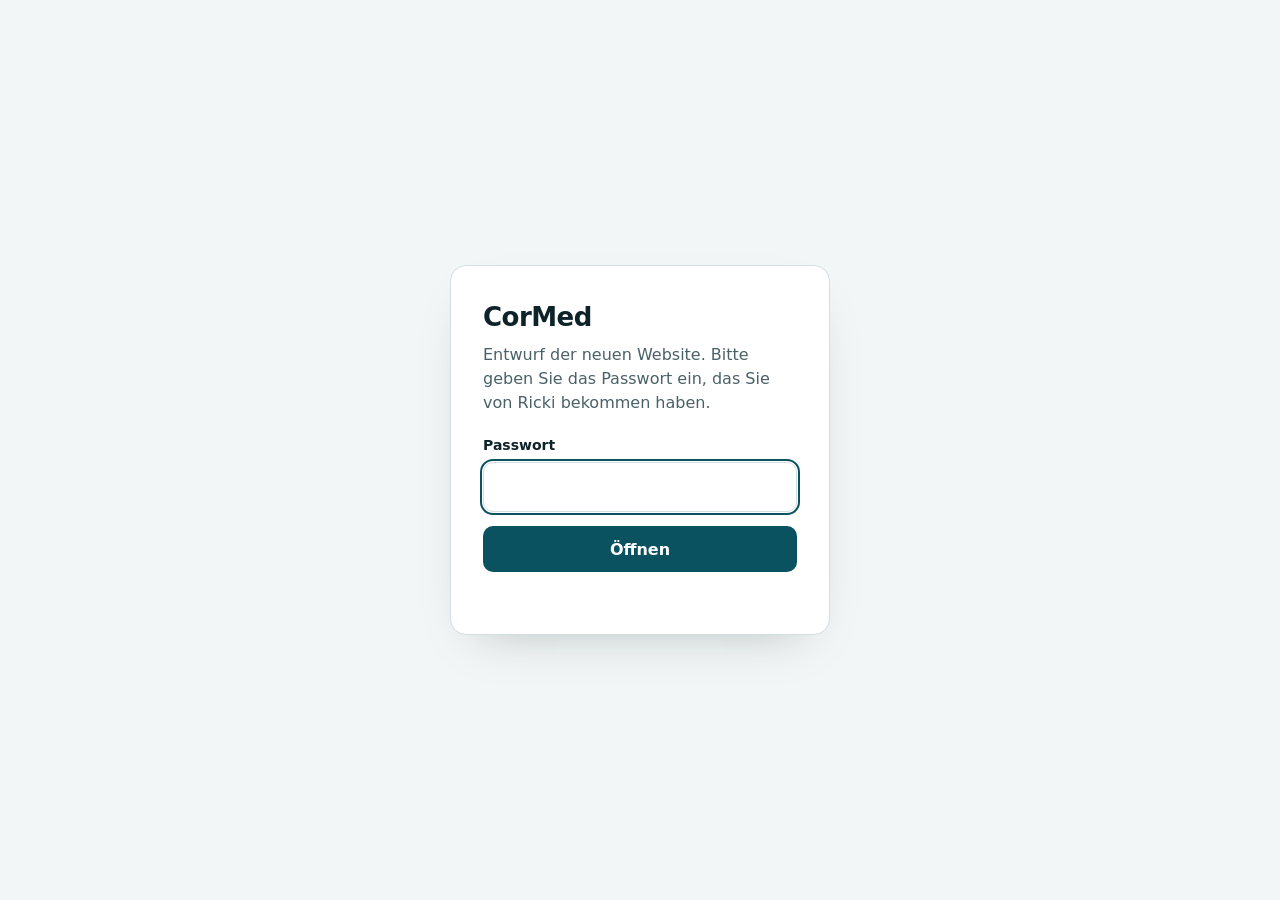
<file: index.html>
<!doctype html>
<html lang="de"><head><meta charset="utf-8"><meta name="viewport" content="width=device-width, initial-scale=1">
<meta name="robots" content="noindex, nofollow"><title>CorMed Entwurf</title>
<style>
:root{--bg:#f3f6f7;--ink:#0d2329;--mute:#4a6168;--line:#d3dee1;--acc:#0a5260}
*{box-sizing:border-box}body{margin:0;min-height:100vh;display:grid;place-items:center;background:var(--bg);color:var(--ink);font:16px/1.5 system-ui,-apple-system,"Segoe UI",sans-serif;padding:16px}
form{width:100%;max-width:380px;background:#fff;border:1px solid var(--line);border-radius:16px;padding:32px;box-shadow:0 20px 50px -30px rgba(13,35,41,.35)}
b{display:block;font-size:26px;letter-spacing:-.02em;margin-bottom:6px}p{margin:0 0 20px;color:var(--mute)}
label{display:block;font-weight:600;font-size:14px;margin-bottom:6px}
input{width:100%;font:inherit;padding:12px 14px;border:1px solid var(--line);border-radius:10px;min-height:46px}
input:focus{outline:2px solid var(--acc);outline-offset:1px}
button{margin-top:14px;width:100%;min-height:46px;border:0;border-radius:10px;background:var(--acc);color:#fff;font:600 16px system-ui,sans-serif;cursor:pointer}
button:disabled{opacity:.6}.err{color:#b4261e;font-size:14px;margin-top:10px;min-height:20px}
</style></head><body>
<form id="f"><b>CorMed</b><p>Entwurf der neuen Website. Bitte geben Sie das Passwort ein, das Sie von Ricki bekommen haben.</p>
<label for="pw">Passwort</label><input id="pw" type="password" autocomplete="current-password" required autofocus>
<button id="b" type="submit">Öffnen</button><div class="err" id="e" role="alert"></div></form>
<script>
const D={"salt": "4f39e29a0781ee3df0f3b3785883be13", "iter": 600000, "iv": "894ce5e1a9fafa13c5288084beb1a867", "mac": "50a6cd3280700d07014a2aee0050a7b3f6c827653b97df9f0098e24e0585f14f", "ct": "[base64]/AMst2uwz93xhi3fm+tDHw2GxWKROZjzpmzcSIjcxa7nFsRfvg/Cv9kW8+2kXX+bB4TLlFvSh0L0hBzYzI0kwMe/50VNu0SEhKEA5FtW9+eORV9xZW9Q2+DGWRNYCq+ASGFfZ/[base64]/zOyW/Bz+4wSqjhgltICidNMWPeZ7rkkB6vgWgWb9CcLBX/Clly/UtSiuH9KJ3ICsEIoq/HUYgrs9WQIDoHCLlu/HA6ZQlNfDoO7MaGXUIPvVBhqK9brOMYKxlzApEu969hincAidGbltltMeuEO3JwTqd5jFURCfs8sHYlaWT0ACC+MlqPPUI74jeQ2xH+KPiIOFbFVoSD9+1vw3CFmWvg/QiVoWFWhqLaaar8IAc2tMGQBko2X27IKd+djY0S2AugjwX44dt3h4qjleQDfWSNJJsB8+148ONVzIn82WMoMVaqFglSmsjmDoPujl++4syuByyn4aCytcNNhpWV/q1yTntDTedlWFi09QVxBTrxdyWU8T3R8MbufdfoeAOTkj7dCHEO7Q2LwYpIIZ/JxrYMLlEGqAEXyxU1sx7JgMue0U/wnQrdXeNaSXFAZbrFgb6uShyzLMSn9TJONpTm8PNnho3j8H7pFigMX9wZTb0a9euTA5H2ZshVdw+ANdiBK1N77ecvbgcKZkO12giKp2cvIwmMK09eIOT/1VytddXe8SFJFzQlfnuWnwGeQRQOu9Ck2zAyoOYNJt0zBZSrPhX6MK9EnQ4ptIPmOj5H+kuskmbj6Stxj5vivkYeBlyLQa/zVa63pyQVQ45mU5rlzznbbLgokKQEiHLXzsIry5BJ1VR4JiysdFo6eBMyJhYL5QzG8sGDzQbZPX+HnypjA7R/[base64]/iGqOBU1xIFuOWqYkFe0gdo0H+tNYIAmYExKmMPisnPUMl7GSx5e4b/WmVzXH3y/qJcpRBp5cf0BYPo9b396ftLfT4HAsF96wH9UYMOKwe2dIo7Yy8kYOkyP3u9gQtRQ0gqFoIMF0AZkI+Om0ovnCQ5waDGCEswoi3wrMWkDdz0N61kP16V4sQ9OL6Czq71OxaEXTnSf45ggSeQlIEnbJX0Ot6/32C0Zrvg2dIjO15w2W0bbazKvNEjs98MHDOxkRUycYzgUHunt5YWcayOnIC2IfxqmDI9bcQs9NmkwU/MhBXYDlM3EKduoKajEUIPrjJ5fy85JAZfzAylw4mVRuL9GZGZVOPt/idKd+AcOOqZAKmZjyL5DnLjT4J/7CNEMMX3dfvnZtbtOPV6jUMmgHetXmTo8A8auNiyA7d7F4hDCwU57GoCahpR5xTlfNFC8RX17A3UWJxSAJ54yYArWnwQ2G/PE1pPGM72xkP9UJ5rhXDSNJMdiTckqLRMFy+uQxTSQXJMvD9UsPo3TUQPl6o8KOYxgIqTjTDkzM16Ar0FYG0yX7u41xbujnimkUn3qElRLbPggtoBGOjaWhUn2nONvGutkXaww95qcBzA8kxNchFvVLy1eY++foXEIN7l3LrV0MQt2HN492+pIWAHPOm8lDBKH/LS26YX28l8ErwCtLLRhWSyFmDr6BnbCKQt8ZHMN5I/4PTiu1z3hJlUKEzzx8V1OE7igcmRM5TVhbAWqzw3bsMeJRvPBZjkluSHOOexnG4+l7Lj853Ht1jjoFnf+FVdZzTjtrCSV3T3bXZvidBa1EfYeGNBr6z81N45WzvN3DcB0r13DJjun36Xql7WOnj/HtA0C5wpRn+0yEzv+1HWbdm46yUkNDFk7INpoLV5H7notX5APY2qCmWghCOReQexZwqI101S/y5dGH1RScBG+BpdXQcNxY3d9A7wSlaKR7uclV5GzywcyIcdUI/hHIB1iFVWJUuyMKk2hdjnR/CYIlgt1LCEDnk5afGA/D1FcVEcvsMYlAVY5HTBxfpxHMpmYOlznvAxO6fRb5OXLd6rjJPeino5nPGcDDYMxo/Kyv6eGCIhn4QnQnoaiQT+VoDHZLpbww1EzHS+AxqZIqvSPB3mrkL9xAv+wMljWw/Xw+mlkdYEoz76svbI64/[base64]//79wJYiYn8W35tVQO9Q7rY17gYXKIUBIgbe5Xsxetu9gXb9SmAtf5J2o/aGUMzqkPSKWRET5tyAigfKVx4kIPEpDgXruL94QrXQchdFkadtkAUSfzeeUdlHL6kIDCT54hxDhx8fDId1iZkfQeRQTM9Fy5PLccAVfAmyUyyuqgxYd8/O7JPw5+ld+DkN2Ycwgsq73ZOxO+JvTfiAlPzEoRwKeLYTiXZ3E5TJT/[base64]/OLbBk34smEUmXlPCo0itwGJx/+AH6sPOkCg0LZ+rruP+HVd/m41kgoaSXQL51+RaAc96VthCNmbwDt54KVFsuRDnCv5t1O0dh7f60YT3Uqp5EIhkBjj3d9vQZq0Jyyoh/E6XmHw28eTuSAF3qNdDZlEQwUfEw+HYkH2eaAAPb+x4DTXwlnJqTTRm77q1mwgPvYpmykJsPGwOrqxcOZyS8Tppbzp2EnR+HDnuReBe/Yn0gSlTsohe0tookkU/pyQB9yIjpD9bg9WCYeHbePeUSBoA3pDRkaPW+gRjJ8dKt58SGUtP6MwxXw5qnL/xRdhDaqRG+U1VQrQfRXa3WJ3T6u5PA0ONTXs0YDHr0pwYSYgLSuXFNfd+cjHCkZieH/DXeXWKpknawIoAfGc3Sw3xlNETKlopnN8qGBpqGoc5eVWRZF/NMfvqIucs6XFM2qy2u8EwbJ8ZBjl+Yw7pZX23uEwAFk08XTqGA2unqDo+xbYaQmgYg+eX2VWNyBaHvOOPDBu0UfTIXIaJglFS+4rWWIHxk8SzfEYC/rrD3yi3KG+BbDyERPArxtb8/2+dL4NMzkKVwIl6X0EUdlwVD7iHVjJFsrfQkBGwgT1pIaZyj1zZOxL5PDotJag5ouEsNsyo8WGuGGxfp+5wEuda1+WYiV/TYSKc2GLHVTA/PnNIPt/4fH98fB7wWfLVZvJBxOnilBgYdv8Ssn0bD2h0ClcVSMX6s/2vAoGHOOC5F0uU2vBzrFrjy8/PiHMiQJcxo+72JtvX98x0IsZuyNp2xiVa9SVlIx6A9RRFmWijd7ky4h8rd0uC3HUr/omAZ6EojWQibxRGcIzU9KZnIq2EmWVIQFiBfdyya6+U9+xJycPf8zHTCXMUZxQoGK8Z8fKH2J3X5wRR+juxbFxrwSSR+Kj6E6qgPT4Nazb371vgEoqe6T0wof0mHG4IkG0U7abOHKczZz3fFwBgVoq4HgZNIwBljZimPxjukIdGIxON9v9BgX5ml/fyu5mXZ/4BgqG/L/ktKVuJnzbJZ1ONK2N1Z2qOajf3UREM27krTkyQgvIDXQG/4bQdazUUTpJo9gQRnKJA6eMqVRzxTM7ZM4d7NluV6EhV2MexuTUZ84TYfzqKWSvyex436tBbEq8b+QrW65fUAfkZFQTdJ7B7FSz+5U7Zy0iwFsBDXX3DGp+Lz4/TYI0U90zmzqHc5YFmzl+8z9FPCWrqop07WzLtyakyar4AeWE0ZZsh9dy/6H5FxSKtup/[base64]/2vCoeQd6UIth5Ipr93G5nLQc0Vpw1NdD1jnXCpiMcHFiIze5E8zBj6m01AbmZZdXTpM49ZdzNz+/rQanYdhJ06G66YAdqcxfN4Bc4U+b10FZXVBV9T4nI0F8E4ydk+foGnZ3EYZgPTEmeVz8uBpwLXXbeSEqa/oadE+2mD1uGZWj7WHUYU15ARI0iR0LZDCZ8TFrk0FTWAR2NXdeA9W/Vu51sDcDwnf4783JNaA1QkrRpeYmbCfpTQOUm1ubOZFH5KmXnVeHkiO7gxqG7Bgo8YA1TDbXertZtiPTvs4Yc6y/yK9bDZ7CV5raX+027Nnoy3DCkZsNJIOrjLl7N61CXihPmRitufanbjz2Bm8qrVkzcG2aKw7WdZy9dA91zhqCGo5lu/jKS1Byu2SxNB6JNtxYxloGYJRjnKgm7eQtr1VQGiKwHWEwCTbeCbVUEbzGHfRH2P31DWpPpW/vpPYryDWCOg5UB8Btiy4YGkzNEnnjLoMGTOyrZ1IrJA16ObxgN3mZL5Yetq+RCerpZTzr2OpFsLwpdSuZboxT5sJY29WK+L2DkksWqenYIOh53A620yfAXVP9yNrCpFkzf3uI2ucLuNYXdjHksc5lBHTZ122TdIi1qko+HmnEktmJYU2/+dR11h+W6j7u70NHBmc4PtbThp2mlqnmTc8p1aNn7qz+LfB5G5gTuVoNgXRo9f3FwEyNU4BqPnwXfQO/7IyfRq2IVAl6GaykoNEr6XifQcyti3feUrnMtDln6Pg/U2OdIMcRteMw8ot/Y4JBFN43MdsEV8Twgl8ysn5EyupNhFKWMW+UxPR4JEV/DxsaTwbwfC1LnTh1ghYFNdxbF+IZ/JfT+QcDn37+oAxgUVyUZ0sJspFHGn9o+ImqjnRI8Y6dbWNxj4c4VjrYayiU+50WWHVEchuRs2XR2H0R4RBm8iU66lr234uASR/lD2BMkyBNWQSR/f/ssxuk7pP+DvM2zuS6arAqOEo0LzHSYe18EdLR5kXawKChkeBOM9wtLpgSEOTDfdjwtvHZ5hsUkqeso+SkM7QFYitd+gFfSxINIp8e7/6PcPtJ41XXpCHFGfXiHnC+p357Si0kVY5ayJNokS4SOPgvAPMd+6O5A1vrdJzB0HKNkKwYDhDvlS8Kq/vVNug1o/nyU/dFAjYZlW/8k2LQYsZFA8wJOZAm9zqcm6/Z1mFlglDS1YwSSzNlmINr+nyU4CIozzzveMUKeIeEox/71Wt799174ULVmyhtG5FQROWAolp6ee2VOLWOuEz/+S1aPvfiheMsZScWpqi8GZ2ghR4+Xuslz1nFAgqiDNuPBwMJPgjJ/hSdvXcu1jZ2uSRzBsppRKNY2hpw+c1FXI+o8ax9SOQwO4OHeYh/MZqxC89qQY9TrQSQo84rwehcKSuHogL9m79kgPo4FJxfeV27PxR/AOmMpLetUg75fQhcSwQlUr167ptRe8WdBQ/bEap9IlJexTBxXs7vX5xHFadQAz1cn4cnxLoM2UXGo7HIfENPXCQy5M9LASWwowKVfsIY962+mrApFcjwmAgQFziGGYPgDKVhzAyRhrKXYnpPZQ7QEj3ZAIZV95IF5J+oo5DlfoF8WzJArhuT+NVv34SqkBq2CN5bm0U0YTJ6bQGNh2B1fjgkq2GM/KY8VyI02tgt4YWD0sZjj2OCAQGfybRfgDyAEq08G7m3JYaydkCIp600D9pvqxYPclcQz7XMHOKXIVR9cgFIp0ij8/42namx8JDE8ajDlUwUwWnp+6vQqRdTkZr4yU8zspJw6YvjnHCE0760+1s8jpX+r8m+j+PFIEOJt7Px5E2OpNwRkMzknUTnb/tod31GTta7tJUbMtWk+ZUImA1vhNWwnjBOBdmregAFb/x0vhzqQ54jjvzjJzwQ9iqZq6ik6ytKzFkKgL/xQqSJcFRTqza5nikpcopcwdBemf5iOKbARlXC6NldjA9z8nXb/lJ156ioGreD7/4gKTL0V422fvrOPEvZPt/KU5MsZbzbmQCCyv2CEONEIjYC2fZJgi5P9R/0297SjZt8PZfskJQ6w8p/df3+KWP7YcDgNuss6i7BNI1qhjoWkuDk032c0eadzhcI5xzDZ7L3e89vMwaylFmkaeKdIhXk0JgeDEgAhULV7nMJ8FuYsDwR2TNR0VW72Te7aXQKOc7fP18HegaZoFtNtp50ZhXqR/Fdr1VL3vGC/z3vuSejBqRFmGAQ94y5YXi2C/s3gGA7JWDOAZFpciDwK7yFAc02lZdrS7aaMqWvmhfM0zRS1A4EaYlBXXKFO1ishZPGXFmxMUgEK+rieid+LYKt8j5VXhP/[base64]/ICGJEmY7MCYl+lOgG4U/R+XTwnbE34gJs/ltR5Scnl4f4p1Gq9S/db/KwWTwwf4w03BSLpSlCLjvGrAdjA4QU/jAf49DPXudvJ8nSi6GxcG+s634Af3MX81TB8bwLPfR92OgfhRKMaq8WqyMwHq73BXBPGrHeYDA3XHj5q/8rMsSVk8ZdSEXEznxxToJqMYywbHzVT/N42vJLEhV16fMIsS9JE7Pj3USFbk9BAYkTFIuoSPV33YQXjqkfTrq9yzIPira+r2G/[base64]/+30FsPwwHqthvjyRskj2qezNHkgfe5eFL7IkFnb5QzVlHL4bupeW2Gb2XQNPTSmyDYhFsJMuIuC6bsptqvF8Glw4YYxE3D6xgD0e/r6wPcnByithWGfh72c/Ucv/6ZjTaJq+lmjy4Zt8uY6RM+tb67/SegcTJbA7uvbeGmOFlmCSZW21MlCLpgJ2sG3LNaTqRp/QziwGpQNRaOfAh5JygJ3QunJ7g7X3c1bFT7ODMIkUT4ilvtN8/zESUtO3QauS17XRZrj+tCX8pkNkBK5h+4/IHwNfXreATq8byb2hECh6q5ACcughd01arqydGfGvMUgMxLsUvRB7fk28AjLqIF2at52WL3pKACW7PNrtA65z6ebUz4IXCNsqM14RV6KI1eneP5GbELWP5NI3CydeLDsFkmtWN9EwoYt7I4poSmtiRKHOVgltwfXoMVDbVnPYCgVwI3aA/RqY5MvNBncQOAyFYTCDP2jBuDoaZl89xsc6GrB5mThAJVTMRCANj7W09Dc9Uz7cVOF+c9uh1B1JUvKmDZUCPjy6RTX0cOLOTxcuxslmjA82YEKbQ2vY9G5X4jFUPI6gkXDW+ZUAmvSwu0o3QALQgPgmZHK0CfT7LbueXuWHf6DFasN4uikhADShBLIZYVXpZ0//s0G9hBoe9fCKPSLmwMF0O61OOc/TWgrEhr6KKz1tgp53S06Ll7qryWwOxAGev8lW2LYfTDjzOtmuOcfwy4wdyF33P7mw8RppLvb2KlWa6PThdmFvNoSYnG42+Pkl83cBGIifwJS925V5e3Sc5KoxRWoZm/Sp140fx+paOjpDu8VaRVf5p4rLx3/eNDo4JUHqFa0WoNgtigCmjJLHoboAkjySE34jgZEfVKwb2VV6rZxJ0XIPrGmjbNvBsmzLVJmhhvNcQm+9E0q7JMk8BZu6TDDi7UtW03DhFTy4WtUEBMwovDI5b3GEqc1H/PZNiu4mknEPXzOwcdkebK7BmOjza6sicaMnShNLMxY7EjapMq5YSGD+sy7vso6/qKhnJyADZluI2sVkxmwJL1JFTxGjv/61kKfOQUheEab7V7rgEIFtAMBj2RJDhp1oWIg9y7LO/fl7BBg/BrL1THh8FpyIvWc/pQaqwg9AyIO3NTOZSDoTlRY2WwXENhVXgsiR7hNM+srhDdYQvLMl3leVIDFsmy1DUEC3xfoX64p6Z5DJQpY75NmVOZlXtKRfF2pSEsEzl0xwT1Hmr2EDHa84gYZF6VXoM6Xz5M2TdZzYGeaH8FLurcVfEjyAKB53r21lZbbIMdxRaOJHTBtEILC1cZ3ltHG8QX70zVr/6cH+6onTd+BKeuI5eb5JNTWSMAFL8W7tqT6+rHYaZgHLyn9Fj2/ZMjhkm1cAtlLqxyXDz8G7Ob3Z1f8vqGAdWfBJsN/U/[base64]/4ZeOpQFeb73ImC8BOUlNiGhGQZqLoQmz72kQqdDW9d5MWk+B3mHst8j+34vl5ctKRBMymH1Kpq61EcFCy0jsCgDyufF9nr84zae0fLvl1019FUOzihy5sKwCfxK3VF2zBOfXD80kgGIDptG/[base64]/fef9TVY4kFrKYAihWv6xAUVBchiZKIfTPNQw2odWV9nKtWGGo0GLvAE8GUzshwUQ6nBzLOedmDFWPdahG+RB6XVd+HY/jPhdLO4QOq4e/n3WdP90+v4wqAtEj8fhHTS6PxiQPlmYO8Cn8+yAkcmMqXXwqop+IctVHs6wkTXWI4xhxNRBlF9EbDeSvYGh/[base64]/tinfShwqbv/Kh5KWojL6sepMQ/c9jSL/c1z4PkKZRyLAKqC3zwstaTKXZl/TZu+2ng7Mc4DZWWln+AfkXOh4kb7UM0jKrYLmxOUOwa+p7HAJ2Iu0yk3NfDRP7h7WwgWEt1dZshLWXQm36jxw1+4nHVGkM7a3lzE82FHcikdFcpDa+52dNam+oCs/SIkQOnbbaifSHAFd6VLynssPXaMBzOst405UlqvWTiTyDN4SgjKR4X/czMsVmecgLFld6fmXurv6zUoQFK6ifkqmMzRr9g1s4teqENC8lhUYuouwTFI+AQC5qAuTfw64SgnTBtOQUVT/[base64]/RHMaUOc1mSepZ/gZfu2rKvtC3OfBxC1EH/iyJZyG9LnFRmeKlATQhfrkR8l+zpNXzfMLiJvlOkK1I5FtusR8xappdeeaejdhFFqfURaqrFi/hLUBxf6ROKb67LaqkTJTGbiRn17O2y9EleX7UKP+y3Xjt7DTpSoBS8K5rmOM3mYcqyMsYqKYrCcHoBxj7xxxirG++zGS6fvjZY2t++4b7l/NV1hqRgBH38Gkta7irlBMuqlzuUaLS8m10YOHOgjTU4h9xG3MRZ1s5RlEBU03OIC5DcVMRrj+jWDXinpKAbFkTKrLCrXuBwdNL+wSrakS7b+j8t3eH7Hl5roNoeSFmZOLDDJ9unFomIctgYbH+WrR9qchxttM5gudj5bqvQ5M/[base64]/K/RLaoneMF5nhY+IfLKD5WV8CJnIQb9ypjJLKs7Uy0ujKdnpwclyxKLIdygsWsba8ZijJ4MUurQ0QnEjWDgjn2Kvdjmgvh/+5BNEyr5qV4CCY7UuK2n4rR3iLTnwFVFZNLnqHAZQBnKLUmh4QLCtLQWQerwaHzZmn3btz7RkieglNFOeI9XEwcEIxm8AsWbOhzFRWtCx/GddcpXbhMQaXeReBz3bqqchIY+AxhRUykBPxPG3RDHJtdajtZPQPFzXqda2PdIHnDA3i1b1Dq62L5Px3wSnS266BpnLPlt8mTmxqV85M4hbR1AzRtZXHHy0n17O/16CoQ//XMQCtvx8aU90VZbWczuqXY+q5ILi7l5eOfm2x4+2hh0XTCDdXBsc8a/pU+Fy5gVeApEgGJnSRV4Q7KQEM93aadhNPUqMHUHjgiO94dXoIOJJfQE8g3iAi177zLCbU+oYihxH36glOpQUmfRyPEjSz5/ywpfqP8uasykfMs7QL+7+2jQbMzAoHX95ENAsxusVYjhd1bAE+Uzldjjo/47SE3S/uUSPzAoQ/hSCAPI+aguTZ+mQtR3LG+Ib5gZd7E9YWBesUSTuZF/X1A9N6ivXUcOKRR9FVlarF/958mhWi7afNsWeP0a/tqxvg5uu/ZS7WlVv3BxMpO4qiIqqqy5s/w3gwIN/azuvugiCuPHc2t8Q6A1KMxsT3ZSJhfk1vzaPDpYw/EQneJUYnz7QyxHRdRz/pD5IVa+2CAStnqVZ1pK8ZUum8y7u4zIEyqQXzCm/elR4jl5NHjL0alkmYMHEH3Zk9dI7kmxUA7BPev+UMi8KeyPQtvudhTFhPZ1/+U+jBFFIwGQfvxm+DKP2DpZIW3QDvKzWi4KD73uYahtBWgBGkQQoaujWIv3ySdijAAIG0WRGt+HU0wjuBX1WHmk4l9szUwNLcVGYm0hW600nE1nKd/uCoRreUtCISQJnbpqRKnkIDRy4+GphQm0/GiilsOYMuqX03y/qn77rF+BKwMJrm5x2AuemIhnAG00OTpO7hJwR/p1UxweeAWQb6JbmgKJmRN9I8RRyQ6pC51o7C92X/n1WkyNRErjd1MZMrQgen2ZRT1fzoA/[base64]/xWxjc0TUfjWNdZHhuNp9tG4IpXzd4NG1l/8kYN/qRACtq0tFTQqUeyiulRHwd1RVRltyuEA+skuR1Qo0VueKy/jlOeKl9ocmNgj8nOv5BynuGJUbMLOaeNggFUOFbKuGRgIF68KkWrXO0WKuoIqfG5JkKRtBbMyTXVxZankUVROUWei/[base64]/1feJmKWYo2ffBrms7l+gD14Xo7grT9oG4omfw+tSZ7NCe8Imp8t1jqkzW9KRBGJyvi+ctvZObxEK7GssDElveauPjVudqmTv2rIoN0Dpyi6p2GqAchTLgaubdg7Zd6arA+9daYstLLPKd0SB2cZDVqdJ1lJqsAgQFQWlpDbJU3veiJhkyc/k/801LODzjJtYJojNkcXkPxqn5TjFuwX4mB1IybzftX8fSeM00tXDh58VOjKzolF++UPyklIm409rUpGQTQUvF4p50HZIFyO+8ajSyC2wu/SgyHoLIvwPgYQpoMFgfPZRG7P0P7gxn6fhZVnesjB5mXqlu04ihnY9/[base64]/tjMEcQgJauBLTTSYaSD8RkPpbUmEqhnGJ8nOiytytZuM2jpYQwtMOrCoLhOvA8kPAPsTP1izsAj7caeSqMwyZRPb4vYpEAPC4UmYvLIXHuQ/OHhuD9EdHN1x7eX8Od8Y7/khcQwjy0mJ7PaiQfeCUIQbjfHYQO+gCMf2AZGjMEAKpjdnW2Si4nxuEePAGH/+pzRNZjgkc960wEVxAt4zTMWexUuUPxvOxuiO8W9Yl1GQ7qIJm6W785lQtpMKaTJHZhZUP0oMCPyaNab6a8P4Tr+ePZMd9c8txwBHrls5WshCH2TUD5nzC/jsGgKt+Umii5ScWK4E6x/d936GFU0OD6G/C77OLfvOfnoT/K6PlKyP4/kj5U4e1Rk1rRzzNkXg9aljpVfp2KUxwvjvFEdaNtEfCimI3t9ZrL83U/swJfSI9eKU4SjXvvWeJltDsdTIWICcVu7iKlHRDuRGirmiBJwjCgtv17/elYyhJuHjTelOT4y0E4mPuVFnNZGH8Vt20/O0nmdwa7OMwwEO9amYX5V8GGxux6tJymZkn2Nc5BWhsEHljUaQGDAM084ZxYAcj2lWyuSOGYlhP7hGhmGUYh/mHaypr+5TFc59b51dzYwszCmvweMIYpOBqkquJlhhGl2m0PePZNIlFREOf8dGTEkne2k0SslpEVHhX+X3QtDSpugwZpWGLbz6+WQ1XpsXx+DNMWgzJbQvD6DtGwOFUyD+Apx+QVDfpkirWuV16QI4HIbeige9jWx3vJxcl+hwi/kl+xIqZY3EJgJNZdGGAtcQ00zq/xUCehBL77kJLTPHKIbnrUs0KwJZgDhHZSb6jLFyV1E2fvgMuyx5UjpzJZwNu3OGtHsZGfKlaWsKFWeF5eLE4MIFPtLBYGOTkMdZNQU05AscdeoPTbbeNg23f39q86NqzpFUWcBDRxb89Qb6Iiqo/6uPGiTRsPKrWIqpms9uvTf5wgDkbHxSbIRgA1R/CjRqj+eL+9Vm843hGZttViSE3U1k0JZp+kX27iMr0fq3hXeGqQOC/eGyWwlD2KcK9/Z6RPes6Co+emaO6eGulNiXzJCgcMOEWlX7nNdvggQ/3ph9+sJ/gfvmUMhWDAtXVkBWf3tWD4K/MpknLq8OY38FrME/xgFWB0OGarQXy+0YUZDlnDwJ4jE2+ZRESH1end9RqYooflcuji4EA8uvIz3PT4bC9GaYM9oVcko3gQALc+GzRyoRrQB/88f7OBAmMawF91DN0YD9Eb9SfsrG5H6624JK39nl7LZitHzoum9DeA1aoi4Sr54XrICGtNHnQJGMMQPxOILAIuS+BBNr8t80U0kTKjYSxjmjpKw1xcM4E56eO3RHcAb6OM4hCRZ48zfOHpwy3rXkYKYNH+vDi0RfM1vuRMmc1ZYd6/Wf6uhIC8v4ORsfoZyz/30Y29pzho6vV34FioBtM+/zRBLhPvmAOOw3ci+ZoB7gI09J5C1tGuGephcOzY9Ovdb2wXGNYbZSkaZPWJ70naSimPJ+RcdDWN5feylOXgy0VIFbD1IFNlHGCvoo4p7k4fmvRx+CH9HjlfaNaPM8cGYA2E5uddN6skS/ftYuoyBCzpXcbjy0wAfNXkn5u6H7XnWHBZsTZnnOb2ZEGb/UlZoqwfi51DdISO43lzNGPMEaGodIhb803BIt4IWs1tqs6QeBClfMVoQ58GQxfHwfSzV+rbtVJT8KLjgWIfvf2lfvBqQfav0lb9RL01tJSlQr1BU/lWYTT4/lHM3VNhrwz4P9GvuOggKtF8DV3FZamU8E9tU3JFs5DOY+Cd4WCjD/lVyxX/Mms4s5/ipdIwDeA7cj8/6moOUAjAqTsCKNZ9aqVCnh4St7zkM+IshXd59EsiHCq1tgCfDo3Ey2N1Eb30McHQuJCdPJndPxe9zmV8PVsWtBm0pHtXKAibnFHqODBySqRP2gWh85tZCE6HUczxewuOtyptAnRulpunLHbI/1dU9TWOZX/A+XCSo41qpAFNxTb6cMyZ4eLn/bIc2OZEs5yP/HZMOA2eAwk0tCecfaNGR6pYPgRpUPvcBuclcnTNFi7xg2DLwtTJVeUnhefFd+/b4pZ8MB2mANp7jAmrEoVT3M0C/P2sbnbW4XxaNQDv78hKVWK2HYPEreoro+XLULd6bmAlS0qX98xqprjlqFlZO9iQkSnbA8+fJWknMFM03Ugofq26G28qj5B6Dhq64APKdN1PUf9s+/T62M5yZD38PpLipoqiTs1cW1yO3nCxKoqG8QUV+wc1IxWexPQzRrf3E3aSg3jmpRWtoqn3apmNxUAK3mPLzXv4M/d1XjTaDXtCygQUyOrVVFEcbCelQs1b+UHkNU7UVPd3K3LhbgFjHoKB4hKg9IeivT/+o/56dDIFP0v0c/k0i/LShWXCwonQEL3VapeSKpLS0U+ZBtUX/t1h+y7Wv8LfTcZABGfhx/P3MMPNYDe13OSfmDZx7O8hmBK8NlTc/UuwtAH/icgu0aF8hLrXBtjerxmF7jm2dRmPwyyCMztrNSm7fsnmyPt9SpwnyH16leyyZZPTKVezj8sJn8C49agakH7YIVgh0Nk9Mig7kI1n3++MsZQjtIxo2XQTeL8otFilk04vjzIoBqitwZr/tgL8t69IjtwK8F9b1kNEqimqgKwicCubCSeZYrUPI0287nbkl8U4w8qXO0o7nGifajaB82KZOce8IoHB+H8ST57lXJKfMDPf312Kd2i4rzO+2PJFMTwuU0yYv6ggUA5K0lPLtOBooCwy1sRWhtf/f4ZKPxcZ6iwUt/v26Q/4E8DgL55qhN9P4zu8lOkUJkOgIAGxuxRa4NV/N0dW1JHhDYN21hPyrvs2OEe8l2ovmR+3rG9TovudApMK3eASJEK7aA92gHwu5tpjYepwRcHo1nQukIJOy/PB8c7waKWHtEoDjTgYNxepXj0RHL8V+8uz+P5EexWQnOFgXf7/N7Ty0yEnUk1n9f3Y0N04CyRwrkISW+2YEiAa2qAQv/[base64]/68ZncyBLxjF+JgdGUV1tTGggATe4rDP9/nOWDrZCFYsOaX+RLpNZXUSJ0fZHuPTIiQZ8VV3WN897H5o7qJTkPawOlJFuZv4nX3iNLJZJEoMPwqsDs62tVuSBO3gkS4BvOBj8UsaVoWhvVlGAuRuwgBuKM6OqX6wxyCyHsM7QI2haVNeRbPL0uf3/N/TkGCGGJcVeLvWWpSEuTBypBK24PycWsHPdqN6vGZIVfp/[base64]/w1o9gniDw3Xt87daCDqmPamudk28iycHfZkRXHtZ7IBw219yx83MvaXtgNrs2znWZ8z83x12t949bxz9elVZDYQDGYZqXcm0/FRF1fR9MHST+juqpHOOqkhd3CkEKBE5Yq/6P3UKVy9bk/[base64]/bIEQbcauXkQ95QXnmlXv8W11GYabS39BCIlV78ogiXPZuUiZjWyJUXoSUU3KEUZ1q7PlMYXF5BrhnhyicAnLfgURj3aKuOVHNjmVsEwEtf8iQZGJQX3gZRg59hpZmVMYVB8U/sNNrUAuIkDzoGaLhOXQ1du7c60bT8VeLrul4/JIxf7SVjzG2dduPzUIdWW5yq9VMpRyGtu8GCjGqAbnBQuEzDMF2YJitHTaDl6wffoW0HfEtj9UuJbPrNPZlHiIDcKSOB9iyU2SInIvOC5XZuXy3oRa0To8Ql3j+W3yOZNbmmU3C8KBw2pGs5rbhI6oxyozg4p92RXb/xyL/PO5a50v/vQdwh59Hzd/zU14bTfi3uRmCNOCuOfmYbcXD5R9c0dUrNH4ZVw5Wsy9GBhJWyZ67ugvOHAdiD/N6mkEOOk7eyr/SRZDXQOFqRYokUU6Ms89R6NytyQeO1YcCBU8G/uSqrk2Nf401OO5cTlAyF0JAvNLKyrzWMiSU60BqEcApWBF1Jzu2OVA1ca6Mv7frLbGwfIHM0InX/U4yhZqzNsaKRjpxtTqvmp9BGHqBBUu0BbIARYKKtAy8cVAHSP+cn1ftcMyd36giUvl6BblicNd/sxK4TFgL6mM8iYplN5NysGRuMIadvtwHH/mYqI4IeF3ruHGMQBLZ3nKFrij1q12J2hfwlzS5FefjlV/Kvzz2Biy88S2Ev6KqSq+85J6KggNAtXX1rKfxaOCeAiWl+TIiI6o60XAUc64+vvP04rguWj2zPDP9DHtyBrJWYSN5ZRuY7Q8HT+vg9+znANTJEvwsK5ApKgacpjdWOvz36gzmMJlD1gyr4CMAS+MeoyhxGJrf5zXSO5TyHGZJ/2ildPFFf840TKV1NeY7LBW/iokWTSXMLt+eA6/vKiHI64kzUDfJ4riu76vo1qZd3rDK5OSy2YlKydMPw3qV85AyYbbq7cb8YfFWT2RxIMoL/tmg6mrJD6TlOgArVpH7alm1qz4TML+4BOUlw/NHSPNqrN2vMIBGwHAqsw66FgkvoaFVw0t1zz8D5H+Ux/MskN3WuGttar9fn16I9tcBFgCpanNagVoYD88N/4kyaHuz5ha4ankv0Lqz57rAto0jTa34szMJXoRBMqL9n1+zxbhQWeH8cQ1ANHQ9Xa2FhvC45Lg26TSVRKieKpj2pV/9ffIjCqfKTAMpemaNeHSc4CBC84sXq3aXoWogdJpfs71crEpZiG62Gk56ahfpwuG6LgTcEunE13ukxccWBPBRI7fY1sy8QOXE2oGKY9wIAwqiUD6YTaY5xA196t4YWBypfc/ntB2gWmUyg9Lcz74/[base64]/rXt0AlnDLZ3omV+SIQ5RgzpevH1erT8h9tfx8FvKk0nf9gN5VIK0JdImAXtIcKC9duZLoPXanKU6updNB2dTSpGsr0wDq9SRH93WbW6QNBh6JRmzCQHBHVjKIGGbpqkgLNolU9QKeVcrdAyAf3cr7JMo33RWCiFlnEOH/JKQ4z8y+PtH5BWMOapZT/jVf5MRry4o50loYTFB6hPhUlHoeMcf7SY3qOV2+XQNtH5gB9CrRnrQrwZBBEYgZjJxZmbEaeY41V4GhCvWAuoC5Z3cjF10zF+VyyiWsBSIx1FGjC3GDn24N/Au/9Q/CNtnjxuzlCVXTv7ADLReVpE4mRHwbuTQHDf+iwbLZSumY9926iOSRVXFlkjvtn8BTreFymPEIlXGJGoO6TVQyanTR+Eob8IDIxFM0li/Ph6GwLT3HHR5Uzc43JhADMCfT8J1E4r6J5/Lz/JrQgy8CgiVBAhdLYidOeMLJ401vCtPQ0cf5c9jXENBZSNSU61Qh9TBfa7MyiAWOoohbll1a/yFtYj0+uZFs8Zoh/7lA4F3w5uhay8xW+9NOtN5/[base64]//o/s4kyVefc7ygH7RNDp44uOANAjst9ARLmYxqsleEDXajuzX03/yC9U1ygJANzY30/boXqHnPL7smcr8YANkTaFyHlwxSet6cQYpRaPvkTrWCozaORCl6JGkKVYbmjxMWJxJWNiWlh4ChAmk2gkrmUCxchBhTaoikr3MYFaHwgolz0/8nDU5aMp0xy/P6W9KlDpSYxzTRpsnR6KZOUkBrsNRnYJiePF81hjujJhBgK460/jcHsJ95DfopI+i7CVVTo/SmMmtLD304xF7YwIOUwMQcYmj17/YxKTqcBqrlw3G31h5+31E6pSRM/OECud5TAJlh1kx3TJ1Pr6jC9cq50Badq4Z4Eoxu0y+ZoJSfXbN9JllNlHUCYp46dUV3OFre5LYToB8tV5Edm7wmE0Iy1F0ogAjGdu75DJvarSN5PjC/bFKvR5Hgs8alNNJXNkGlO/pGoFBhZ/RTC3zbNMpq3sE8o4uglAeW1vggTSQcfnj5AabyH370BoXDdNVqkFTt6qCk+imKt1Vu1BUgXlak9dRk8ggVWsA8kaFc7vP6AhazDUDViD2aq/bpgtSFkARRemRKoztk/8d7js0x8X8GJvc54qoaS3Q9GAiavSI1RPGmYSBvx/s7CyCvYCkiKJbNY30EVPuD9BRvn6HFv0C6/SrsH3Td6+vnT7oxPo+77vCNIrVm+e6ggZIu8FGYFgvn8o4yGaWZjvQs/pvfDlThR8MDPHcYVXrGonVlpW/pWhHe+DOcNg/f4Isi7IJgnzEzc4bM4UIQV71cT1Wd3bzvy+shZVzD7ZzGKYfVYeacJqlUucTUu1loUNdEK4vrd+HV5ywcY/nklgthopIbUoBwPKcQtmkH/19XMrSthwKTm2JJDOcPI91Zo/hEs3BemoX7GDOH6GF3A46lHbV69T1sFwmWJv8EI1JrAVYbIhlEWs5vMdKOtvNP+uoq6E852WRCTlhTC+z/jF+tC4YYjRjg+m6Ab0aQQ2ukAGHtny/c0ACsbP9HYgEr21uLLQ8ukEGtf7RY1sU0MGVurYbaJdLFKScX5sMQrYgEcZ9uABRNACVUVwMVpuWUWBPRs6nteqFze8kiSXzTkwcdKTasQkuR5lI3lbw1r1gVuDxRqQS9N/W3sVU3F5NqFxNt5uxlB+SUs0SfrPRqN9K1tmOefv89i9n8DiXgJCgsVcmO2n3POM3m4KxTliWvwoC3BYxEZWeRHma/GggmGnT+McvbRlG1Ph0fyJ8EHXoQSml1U/P+BCBuMjGlAiYCWqel5IoHMaicG+LhFps7DT1lzAysd2YjBoF8cp6640p+Uu9Q/KzaA23h2MUvjIhHn/XxYu24IZP4mYi5OBfdl0aLnuuXDtoMg6KlQUOTR+d8Mhb0uuOf0Zwja/TWVpTgUvpNGS2W/drBZR6a1wpWCncfFjdlpv8PxdMajWYwoc5CBOtTQo4oaqQqOSvD4PXGEsTnC3Kd+n/9w3vnuzabyYdmwIV+ZfzkUIN7AB0hHU1d1OjPUYRGXSan7aoh+xmCsXBVdKMLI2bToJGXX4LpiYEUx8Q44E8OO3JdUNYunZU+MPnWwV6WLDMEbY0q8ujxeMuYOCML5BZI65Bqt3Xz9mrFHvDyabBJ0qJY580RO3bY9R/6QWiMRjM4lRuRDbp1jVhbCvOxb8U0I9JUmQp4BBSjeM667aNhP7uT6tAEItnNvZRBGlwaZYxIBWtMKJu5kpYOn9H2KQQ5O4jxVYznHJzzy/4VBRcww6UIosueoiHiR4adFdHpgVUvY54mhIo+fS7acuAs3S25WAol6VyXxZL0sWdrZo0bdY9zwPMsUIhvt06mLj8zHAALMMCd6VoxakLyd0n5sW482M2ke/J3dJdO6OwhpoNOChgVlpgtXrD21YAW8+s3sRmQb9dAWSkh/otbpo5EUcrPzvv4Jz9pmn0ApBgDTvhRl36srXuxDftB814S5ICVqCrcJMd/q6sNcguAOj3yyN0XPSoeEhrdag5QkDBSyoSA013sRhPlxOgwTCjqqJ7er4UUGQPmbvu6KIdJnlaubyqUJ0NYh5JlS6fUscV5B9wPiY4Li85hmA3LNi9jSnj3mq5g/4f8FS/KiUNCdeKArqU4KPqp4x3Fm7Rm/7UGJsIup4eHKsyJmHltPYqxTKm2/8Jbp91VCRxmksdaTacIsOdvLdzDcrQHdF4JBEyvw/2zmdJOjkrmhQ+1RpI2m4YBc7wMJXMgdZWUpUIf0Mw468jykx9roD8bcb06EMPOArePmxjKiqSa41bgYjwxD+258oh1KspaXtq2vJwKm5AhG7X2KRxEwsiGQXHPWjSQyGUbg9+GXwQNOOoqx5W548QPwnUjkxpz2N5VRtlfoc/GK1LcEXNSnXTm+wJ7MIPkm81pvwIMMIXKHYcahOKDnlU010Vq2w/l/XtjfVTUzjpxE9hhrK6OFpwIgJ6ZjWfRNQA/qZwZO5ldzQiw67luJ2Zr111lqOVGdw5H6tGwHuQBFtZdiSfz3CsjPowTsQq7BDc1kczJRWPeZqh+QXhdWo4nhqyoN2zZ+bClwoQ4KWdHfvomUZfiAHlSHpisiycjLreb7NdI3b6O2OklHPs5ea8uXua04NZLeXKdO6ekwEYMTEnt1u49PG9yFS5F/wtKeqmMK0mQXxCVk1yOF+deFsmJMTsDx7AAoknolDbsLRBU1c8+QtAU784ZlrHQCVh6zSHcxV62o8itrlJFkyMz5uiwFJ0YH8WgVdcOponNLg8dpiVhswzEQ9dFWwzr/aWK+aFGAo/QG1aQlZmxNeXh8rm0o+/AlHoiv6d3XhWpajZP1Vemg8WrzNhV4xcf5GBtfRComaeOP+DDmp7YA2Lu++a2hY2w4LIoseXqmZwgkOFGFK1k6MC1on0cGHzXb1ZmG0EsToXXwo1Y1ROLCWvtCK5ZWIr5LA6Oha99HB6fRssUDex/1eevo/lvEVX/iE2v0qF+KPErmNJYUPfPBdU0T+y6190ot7N5+ey2+9v29QJB5yHVPOWQLaCy7nwSNEGgOIPOFOcpO9k/4zU8pQkf+fz2gHfM0tIo5zaLfebhoxCEHlu3LWCnSTw7ot/Pis3uZxQB9lfG4VgLhDHaHUIqmEHNCfeh6KkuiG6tP/[base64]/Ofx+Irq1YWmlSrZgSnAuwFltqNqKKB2FP8vRjcQ8jQp9hvdxE2HkVRPN4P8+asp2JPpbk1O/tlQ6e9QAihr7MHnzRhfhW3y9Hw1KmmU8X1DefUiL1Q3Ut9E/+kjrYFZPyQZ6Zk+/OjMnrzenEnq2i9qPktYVlDVb7FtU2pLP6xlu8V+ccq6jA93jmySNMKnWdvu3cLGS66Og4AOYgOOLPZY+Cc/Bp5KwQusZgHPxmw0fKxxXqfd1mqdUtqW5EiqN9BjJ6IiYVKme7OQ6h1DwWhx2ZUYzLrbnESeypDNm1RjX4EuaLKwKuOJxZ4I9tjzzUsZqFrEcOl7rpOIzaFU0eSBs+oLUMjyA7gc05d1fzoae4m4KPfun5CV6ann4XlEDq5Aeen96s/HXLmvRDXEP96rPGyaw/wTuFHQZyMK+SLyNeENjiaU7+dM/lJLn4rgNfmZ2+l8Yutpf0+Coby8UX20deepUmrDKwWDtSz1P8kGNXpQhjusMVTw94ig2pyDHDH3I6mthE2xcZ4KhiQBA2kU7qIf8IToPnJ4y31Eexwm4fdtB48RKsOTc9RBMdhNBgpmCEYMkT/4HeCl0/UNHhHEKG2YDSsWOC/wgGiZ7vJCYJM1951Zy6i7zVC/yJuInQqL06F2SXsw20k/L2C7DkJkJcj9nycEKnmgHraXoHO4YKaLCHdcVqwR/Ah85SH8QWQFGk6kI0zXEXEOhNyLfJaIHAIPE+YT+aCAiDhDYkheFV0bm6wQj9pz3C/40t51S2J8zGhyOhKqhL9pZ9ZibcdP6LsESK3oZQYodmE0ko2R5SCJH5OmbvphbESY2Hdkj/vlP7huXRy5wFGwp0WcfjqOXcx4UmDVGTuYHN2yDn2xxxpbwhSd/[base64]/L7Ju1QQMiBEojEB1OGILKMUcBovvtNVnhsSB2cVTeXtPoREZNhbD1FlHzZJCve6bP6Ukb//1I1wUo4M9DnPFX0b6d97lP2aJ5r45oimFSMwlqLYY2I8U4OOuKtcRGWQc8DLZ+3Py05F+tbCLBo4UqEXLILlF5WxlW9lPOGotyTM09cmDjq+hL9TbLkuZPPjY+LjZ3SxUEGXZh+lrl8nNiZSLeGudorZpp/J35wKwOWFCOS/ZZLyeEh7FJ6Kh8IGruW1wo0RER5K3jQYEx7gG+qhzwiidHRPtnGk+epYXpbrQ11S6P58US8IDLRpuYcfSl+bVJB9NYXtS3B5xCHp0LA92K9k0A9VCfH9TddDV08thcU8SOdwNWfLA+NWwfcpfP0QajC/G1KeuDcYKSA4MP36Zq9NSUyX17enYwycZfs4ie8dAhPx9POqRvk3erGU0urlFryt3NaV6YQjt676CHM85r8SoaADC7X5S6X/OgIikIHbeQslSbLktIDC76w8/jUahiX0xbXB7ZINZZaXEqGCQrTabJO5fBdcd/NL4rR0EvNC1StLznEEYZKwEWdCn4/7XFGvBdTaM8mIFQUaY67q6ySNFxRcNheiAWIdVHz67IRnkiWR1265A2DVTEU3Nkb2JqqVcFPUIUmd9/xZJb62esTBNiT5vzb2yWiaywDF1aOdDIqrL1oJSMxivDiivjY+DTgHACQcCaQlA80Cq0osK/B3Z64fLeg0/3IAVLnA/df8YZgrX/9nK+9Mi3Rjz4ukW6TYHU4UsxdCrN8PLaMhq3zZ6b7+6gARxORaHmS4+5XRtQKDh46QKURPf8jrzfFE41v8qxqcGnx2xX+XXia2bN7OowLDHQ88CtaZ+oMxHF3Jg8/fHoVnJfaCBXYHLvtZ26CPql0GCGNYM+kQVZkx9nER6owRdNO1+FNowOqZ85/ABlXq6GIbtouPH9Kgz6aPPUiqBXx1y+W8ixOAt90n4A1llIzjTg119WPVyyRpYUDIC/9JIYho+Da4PovWrg/eVJouToWKbS92TZ7F0obvVjtkOp+SMI9Eb5yPEKvPJFKHV/rzlhztfDva+AKCE5B3PVyPBWRaBviaTA+EiX44bJuZsHGx4IZNjIxfLcvc/6ipHPB010N0Is9072M2+6KNVjp4/QsvZFlCuZKqtnvnCEu7o9TjDe4D3UlAC58PCs2GxNxZVqnomLNqRzxiwNs/q4plby39/uG3Yazo4lOYW4BB1jTMjMphi7gGDrmmSop7qQ5J8STyZdBDEkwqn2YNj/GOP+grLzc+FT+bugxNqVM4s3hLNv/uSvp2hOsBxxNGWEyxI8IvzmEVEG7aRGDID6hB6Dbsl6IsM79+aOnc4sPbFsc01Kq2ALLclQKn7rKqrKyiGkWiOVba58/fWfPBPtzEoOVNAaQmHUZeO0FPPRrOA0feW3sxmsF+DN6e4eDq+8rWdDknlGyrE9Nn61YX4DIY6uK1FE/CeUb6pVduOk1MNfiLnCGajR4nZ1evJFlsjOX6hmTKbx5/JcFC2L3tGhsl3TZyyKsBpYi2CEnPsRCoaet4cA71oOIi6aFLMGnwmn9Wk67H071xkj+z9qLvY8GqPr05GAoIapoEYiSUonl9LGOVspbnykMVHaeu8pHe3zNnx6ChrT7Gw4nSg5pykVCCaNWSWlsa4hQWAYMjiXhPqzaOL/ELsV0YMte1yzmuGqPidAESDCzJc99Fia3wOPV8ugE/0X5j8NzKyWEHVipBEcqfYYJ16Gz0y4gdk1yG27sNbN3DtcyAAYFBTx0i7Oc61PiVXFhhPqYyTWQEoFoaEd36qxUh8c0MMj3qNf4HtkCtcNIVCcLUALbJT07zsKtNDLi/gBqC5Oy047CfOtHLBLCwVTAzXyqwEHeCxTKGTQQ81H36K719BkyYedhCKjVPhTsEY3TVzTen6AB57tg1z5sp8dFu+lGw3DyOVz9QQFlNi5WjHmkmYZEzUDsLnx8NQNTkVhsq0+CbaiYzXrMgaWBWgNOL6QM5NcaXIXm+8ozya8IZd7wpmo/nMK/W3pNKJAJPFDwbQAjRrwaGoZNdyNKXNqU7xIHhnxz4szVBsX7ZyEKFNVSNiAU+PV8YQdu8qVvch93wVN0abeRNtvOP/xFRlot1KY2dq5L4fUF9xUc5V2aALnvs+ojXqxUFLvRQVapk8fJwuGdp5aqXauNlK7xu3cAx2FJkPfQxpDS/9nfquETwWXvQYn8hqiTdOa3QIMkb7vtlcN+UDeUPezh3TCHpIN89kZPGTe1IBF0tFZgDtZDBUVAEmGCgAFMzv/H0djHijc78UpdRWIdQV3VNWG3IAmzANV3YjfxcM0+zSlBSDhOluyGrNubeH8g9EgGaNqRz1qOjKdlYu+IqQbWbmR6jAl0KXvix/NWDdLA52bpui+irfiLBi6iUrqZ44pmftyxL4kVFnOIoDAmqFCJ6RQPAAwcso+WTEnQe2TPULWo+/8be9Z+yLpze/w9AXAvy2gQK4mTajwVOUkWBM8Gebnp3lJU/XjhBUneY0qQuh5Xa30Lsh9T+In8aEt72cr33q4lD+HCz/XWivRIDULgBkFW4x90ivaFQ4Pyscw0hCV5VMA7wiglbss2uT3bL2vp1xMe5NmREH2FmCoWk/9BnjGbFypLubpXzmhAk/nLQ6vNuWIH6Ts4QXwKlnx2qfCfgSTdPp39pwfGjGhbygVDH38MxbEp/SryzNC/3yEhguNoQ/akQ6ZomR1mvBik4zILS4oJg+cY73v14lrtPVRNYn4NsLLcYkMfXwwBv/0Ddvy/P+nrVezWNc8WnZ5T5kq89bQpd1i7PMN0PMUa0TjJXkYvdASEVnvDBYC4x7FOI/NxI8Jfqcngb+l58GJAH/[base64]/syc5aor+8d2NHFShiLk/OhusW2OUL6CMFfPFMGPljBJz+OsM5kFLGLTKOhMKYuvGwwLWGV1HZ0BhcCvWbF4Rk6WEZ5+VIi+/93ShOwimf54QKJjiQ21LHVBwCekcXGFlFEqlCVk26gy61JaRXU40hkEuQVF7yboAVhzL9AGxgwRFh72NznEeXJWBCMhIrGiv7v/OxmzJhepPAkkLemx24b9PJyFXDzAMS32kjEN77T2puJ5c8y5IFIbm+U2zUe9vtb46P7TJolr0InUVw+74k3bGSPzaucXCo1hqrJc5WLVADhF/9gKCdsDsAupybik29DfzEQNd39DgWRlMjc/avwZS2J3ahyI62BjQ/o2mM3SFRZ7FZxkbuQJbmZRuBwO9xRnmvFPm6LeEYZQWD+PN7DVs4uBE4+ve/PW6xlO4H5l6977QyY84ZPvocsGyNex2aeUCMZfUyUqxC71ApEkp+Zz+gLfwIM8/phfsWePF7l4qXsEvdnQqiuGlbNZoQnywlGNrjR4roPUeFyjvW99UWjJImkgfMzuRAi9uhKfW4KahbE/WKejpdWVzoGgddIzndGPUx7uM5atGSwzpZ2zt528Ee1ojCshEZQN2+WmytEn5es1oyb4pfH6uj4LEjRH/k7TwxySuedJnOgokNLo7DN7Ab/dt2YdBZmtn2zb9vsU7VtvVcsi+/n7x7KP8lFb22TEZIKJ3oxpDehwoHLSbIh7Y1PGcQ7Xc/1wLxCHaIKdyM+A3z8AlCBpxa4m4EGyJ9jdeJUt3NUUirK45iYShiVwNfE0SGB1ZD+Bw24bBRq8PZwx9vCV06V/o372Jb71FfA/TsOe5GVeLySL+sw0MpWRlPB7Rt/UmrJKAh+LttZy5fElPpHxmMtQ6Ta/xpC4tzhaOk3OIOzkMYVWkGvD18kHG8js4ZIn02edWO7REHw8I0QhbJ9ArcMkAm5t75nxdwGZJQJAAww/irzxcpaRaS2gbRS7EjNX23S3s+hBsgqUs9VMFAbO5NjvVZZIxzzKq+Bk1KKds6EhXspFkdMxdAHVj1bQw4Vjl1B+2Sq8qRIFh8p/VWkkJXhPLVp9FngQ7KPMdV0DHVR3Yx2XXVinymYL3UCiTo9xLSoKWAVahD/izxuACNmobe3+WJgQSboHCpodUKpo2cDubGHG+7OiCBcjqBcFeUv62ttqX3q1/4nKdDitzDR344uBVP4HDytujpIODYH+0u5HvXf2EHQgsp9oBv4lyjC4CBReoiyBE5606lRQTn92bzyGxs/QMBdvi7noWo2cEdB1UCnAFofhuiyeXca0yFUiJpkw+iceUXbXqb9Ae5MxdNIcQbeEKbp4eNsge2ZgGKru3NZUMukVw8gc8jm2YTZQiople/oiQ2oyqTNQGzpYYyknFHN4GB0mordGVIG+QVriwznlNNaMvvnt7j/t3TJV8wBdXCbwizmF1Emp0Haknw0r7Uuv0KFwlqIkReKXW7DTxKXclXCH6aG8K7bSUFLlhBAC2ZUMurMYSjnf8vQyH/JkGOy64W7YRcPpmZDOLttHgk8AV2pDOQeeR8ZlATIX7O7b0Hs0BSwhMxEKYzRNv/N5u1rQgYfmyBgETIXgHS7DR3tGwUCaBSVxx1HWvDqSHZfjZJwnFHWPWCBtgTZ2zoYVBLJj35A6NtJVj0LXTiyRO/lHyx9rYod6NbI11O98m0VOsa3SnhJFIJueVvL3UdDmQozUjBVm1WZ4/GAv9qGLbUDqb7rfO28WNQTD3zaym+Jb2YmyEn3xOk0LHKLcHQDI3vQdpU9AARFobEczn567D7xxNw5Vhq0XyrCDpMF7PBSMXNvkX9XqiWIWt6HLLKkdOiCATDf21pNrxqEOI2gZIjcrXXPz4Brk3LkY+zakrvJRHcpZXot43diHhoa/PbQ+artAbSB4ht7uTHcQ3aIfS/M3qziYtNpgwHMC0YVOCiQSd76Is7NqnpbR/O1ywvvevM3ZsAVteIouF/dT4WGR4nm7aUslpqUIi2i26PoHD5cfjkghrHPyWeo4wv8yk8tuxg4d6OhvlR/Cwz8in9Sd8oHg7an+V2e46xzLbLPgAEQFEeCBaN3Q5pLMEaJC/XXGhCnZZ6Y+ON1A+PwZJVA5ZW2904DlyYrEC02NbB92P92JwmGykDoOJ7Sn/iVjAaaZbF/oKIdiJW54xDvPsswXGr7DCL+cYPYYtl8iy/o5VFF8kM2zkj6ZtvW2H5QtR3FbMkZJnkBZaNHf+xmp9FG5H7eK3r5QSVSMwgs3ZpkemAiGJKg/TkKE9JsiJMv5ewvkvjhpqJCgnq94iL4+9pkFtUT0e0KUkGjYqu4mu5x4QguSqrSwkkOVKdYhi9YkZSupx/JgqQ62+asA66gf+uvTHQdO2sWsMOBMSfIT0kXS725GRGaamugYKi2QS5GPARy3/g8ZEf2W8HK/qOhBsC/zFuw0VA6nYzUWN9xznHtAfDXpsEeZwREM//YnNUoTig9Q4PTbObSrkFPX+aECDEOy2cQEVGdI8vAQAlj2q2n9aDf9OrMGsbUVTtr1Ywe6pJ+1bcfEUEuyDJD8U7jrDSSGcDWeXZzV9IFVJ+PNryCN2xa6Lm9qbZrNDuInsYUw96854nb0g0otBkMgkkZG66msK91cAzk/fnaUFLGRlS7uAkNAlJRhXOQ2x3bgv482AiKApDGnLRZlXwCr0uv+26sTPm2gcO+aSw/kvcPeg39MPgSenfGRryMcMvZDWO7EwV9Xsl4FGtyjzNt0I4CLP9L8qRc75LTLVUmPmcMDTWFQY+ynvWOMvIVZG3ZSsJGQrx1RKa+JE1+TaEBiGMKCqx2y4Xv2/RDQrxM9hUMfgqToQHCoOpYFdOE3jQmeyOIU387dG/vRzMbpzapsHSk9Aq7EKtfph3t9OWajImBG7jU/AAOjJGeiSQ49JtBETkeulM3tbxpEWPHCbhyNAR6oQHC6vNo7ENY5+EEkC/GpgkjvfWTcOLrU87mlSM9EQV9F6vYOtwlGwY3v0+pWQFkgNNTKYXe5iBFd+5ET2DqfT4DPvEOHJEATV8PzU7RFIR1sLFFqtUXGZqmuSgO60APzWmmzaTrSkaSGyIQHUhVlYumKFwnH1//OraA1/ehxa/EoNz8S7q9mRDrtfxLto6rN/EpgBpAfq/7S5SMO0IU0x/nyTTYKj6I06kqaXJ1yWBGGm7XB0xdX2sya/illNvgPGa9dzBcaaPOQwvDb4f1UEOeAVDOc01btw1AXbtomucPQ60e5tM1MXu9m8RF1Nw+2d+Mb4SR0Yb9a81jARUQG8p8lOQLZWu7iWDi3DJGfOodj8r797iYzcsGgWmRlwaI7JhCrRnwt07CX6c46Tci3h96ixm67kBzL/c57xi9BKGyEbCM15+pazcOwC+C3LjA4Lv9jcGxFnVk6GRPlHtkNtXYRgU/CtpqqvVJl/tVz7BtfIdWWk0pT6RiI4UsLB8/yCp1pWTeVIjyE4kfc0/4zUEgOHgroKcnt2O4hr1aZDfpo1BCVUYGxaxeHu9gIOVXlHzoVBkUrOVkeVvj9nVq+AYf1LPUufuMi0TMNMULO+zfIGKFvcRHk/jvRqPjfIqfxeiahYX92C5szwrpa46jyuGsNnuxHfXy4BLnHbTdap2tjjgJ0wq5+jQHiJjxnqNOLRc06Huhsbe/3KRMVcRvCCYlpfx/G/u4h24UaPGtbZfDBWnvtt4JDtaMmtV0uCA5HH5MgxpzXoIPeovEoj8vK6kqNL8quQRYH1wFysABUgUunRC14RutOGTFogE3nW4s64EnonRxZLch75DzV9ikel8xcTgqKpth2TcuU0F25if0ErX5zIrtNJNZ+t5of/[base64]/QdYquh7zFBaXbAPAGIfruOAuZ8UtbwrOpupEJvKtmmPoEr7AwZ9PIadjbWNJbhRnyDDG5r3jd3Yhexnn+ryh1ztkwt9kpDhbO1Tnpuido6Gi3C3gC2fQirABWsDjDojpTbgsE8emHAX8djD2d7nNGNZ+7Y7+Un42/gjSskfSVd3MQ/[base64]/9tnRRzGY1cXJ+fnZgI5+uzR+tQiGqQN3fM2aoPHCQx07PX2mHJ52Xx7cKJOQSAomVW7TzxgeALakqelZMw2uzIYFJdEpkLd/vaycI4D5queVp1bzjNa6jfhzdX29wv0gO9eo0t2eHjCBNFxNrx+BmHI4Ls0XRzL+9o77F+ot7lIdkXQSxa0pNgNFW1knXBoH6YA4z8BZ/CDAPtWcGuN8NCfadXDmtEvLADokoud3jUV3Aeh9eNRlhwgnrKKZwdgs/k7o4g6I/9jA9wnLqMhfc93cbZfnNqi8zi2Gct4Y5FNdIoTe67WAHYwCbLnrYmvGToZ4U80nuGZgdEvEx5P6UngXLTesvVMvF06Ye5KKfaW82+WFGVu5PIPrM3Fdu0NkCYkhFPDyVX4gu2LmswUh2uWpbtNtAYzaLTVwY61zgWtF2J1XpaD+U/sHvXorLp/[base64]/ZkRu7omKzfM62LssuFlAy/[base64]/LdsEjqDmwiKt3W5Dva9VVpSyBlwFNap3v9GrA0bw0f0UXtVgPrui4hxS9HNzXKwSUBYks44a5VRrmANwMtsQk4beVzad9J9JbzUgDIIPJnBys0sziWM/rHlCY/3DIy76fehhY91oO/OBei2qtjp7DAK1DWzTFJehafY9OzGtkcJrgRAi6yJfMJ+h1rMBg/GNAjfloLRR/Fc//i7IoL6UwmKjCrZPhqW3B2q7lAI5+7+crIljQgstaenGBQJMv7FEfStfThYkjO/J8/47zkMtmYyicvPgzNtRv8JCOW4uo7eCmYdh1ZTYr2hH7az5bto422YcFGIQRqW8dmmyaFpUwdycE3ANMSIRwlpfs6bHJDYc/ZydkMZVLmiBH/EU1M7veSzoyud//2av8/Yjn2WgIJxmInwisGAmES9BtV8zc2FCV81e/vFx5VHdvsxvrHql49qLER28dDaeQuu7Lcu5xSWc2o8LBFAefTz6ug5KBQpK+heuch1ru04TS9+nkxMyX302w8fYmePAxaWV/Nu192mhbK23FyeJz8ADGsC6ou1qKg+YbYfwpy8wyzuYKcYRsHCfVIc90IM+BblHKrD2Ym1+S1PhCVJQBlVUFNoksBnV+mibcYznmpFhMo6E0B64KtwnUbQdY53F4eNC7+oKET0iBY4qzlcvM4pDf1elcfMO2DI/wytXzk8dQvdt6VZASQ0ieOu9AQ47HbCDyQGX77haSjBgFNVB17246hoCKFQSRHmCtYpBjTiDX94Tz3uoPwUJztOgiMdnXy/v5HSFOWMDIlTCaKXkWCtlc4iG+Tu2W18+4YHEq2cHENjnd1AywCsxfhIb5yY16Caau5zE6kXyYLkN67rCyAcmqUrTCdTckMzFy9cYufS4dgHuH76ftHRKBRyNk/pXKRAjQT60hvfijhLoo6xIHZCKOocjqMhHBq/IEi0VbEW1XoB0oaUbv/5u51t2AoE8GlbdNhv5cYGB2kwZWnjOv/tWgPmeNsWu6JhWVM2exNIuflEBWnMTKfTkubpAIau9NMo3V1hqpcZn+MiBYrRQ5w/u8475F5GpleDHCAxlDCveWDozAcRYW7exU2h/UdfrLXNAsykVMsUpiRGe4ij0QS1w3LIgrhmkoovwm3TsS6hpo21GZu9Aj0QSMxfQk/L9MGtI4c2ZbSrJ+7BcggFVzatSQjOZVq+E2JcTMnG2V1xaa5Nf9pN+0ZoKVKEk7UaA8Vo2D/PV+82K9LlPnKOGAA/nuC5yjYTLx51AAwARihfjqR9jD+csoaAQjItnYdpuaBxQ4RWk7XY2rV4yzv1ECb42FV4hqkALmIG6UCXwcYbUcexNvYSIIwSUpznb951AquOF3d9qZAfdu/faf8N1jZqbs6wOueP2YhXnQYfLBYzsM8TI21mpdUJDN3m8Uq4PqXBJTsQbzfHC8/mikm7LcCeOw3aXNFWR+eVml3vRUA5swMN03ccqsmg+O6Pv5S+717iIe8MJcKAhLZNS6BosYHkK+CDJPe0JwYUYK0I3ulcQ+1h8Tss/Ld+1USVDkW7KVDS9G76wntpT1rNsJivM4K81uojgbvQkzTsHKGSLD/n6AGpPsTOD9XDHB0AlEuCp6rvHVYP82Zkj4tVQ7+4bR8aQbN71Z+GQBKpO7FjGb0BnAuFwaZK4SFBgamZdsyRqjJl9tXmkhW4GBjp8LvD3IJA4USds0FKx0ezppKBFeeQHsS3y6R1xZpRtbUFSbcdmB9/nC0WHDOjRppV/Tu9z2Pl4sL/WjFwJQhIEkSMNIIuKaa/Zne/bsqa6uXIsGsbtoxC85x7TLGn+VUJsl4SgBnEYSUOm7DsJiOWyC6t+JTkSNS7sQ2O3MqedCH6z0bnQ7Z1Yy+UaSKW8YD7eAyblWbG25qtDZY3+VM5OPMWhe6sRYO16AbMe4qefPRunzlz0rPKIuVYQFPC7dt0rlozlmpkG7gZdMMio/FL8GcO3Rk4q50szXYdjF7R7Oo8CjeAHunQNyNQx6uH+oxjajLpOWImleOvDt+yXEh1xZ/V1PcvZcFjOAdcfv75vdF2Exbatkj2TJaSWxue/rPcYUMZgnvQEyPeO4lNQ349yKrnBs4RL2v7JgWvd2oQUkzZCLbUkXuk20LX6ll3B4sL3/GxPOsiTDKHawUJPNK3WIS+DDdQPu07Wvl/6ukbz3nYNYJPKHauIg2PtySEzD7BabxGnKTVCLkZKm/Rz1+8mCJ7pOz4FIxDLgV6jK9MM1cu9isTfPfzBuyUQSQr7+W9gwC5kTIHWsS2IYz5URH6ufiXb05LoLLET/PzVDka3cgi/s7MD6CaYC75p8M46TXNkja978k6WPqd7wNDBP26q25xOtL/zy4CK8CdlPtyO2MrDTt16RKnj68Zx52rlwt8pnFzBnhTTqixSr2FhgS6tCe8GI926LvVBNk6vjb0lSL284cIcm71cFvYw2dmUkzlCUWR9XHipKudYb7cl5TPl0FBw9x1h4bJWWouZ7EM0HWnVxWjcqdTwbT4tAa5kdbS+ZXNcwpkPMiclVg+7rGc/mwgxRvAPDjL/qY1x2XciwNZT9LB0UIvo7ha4kV4r3lnStBMRldevhVKqPEv4A2RFl6ineDbU+w+wLrzQF2FSIaUq5zM0efZopIEV0bZzUfj+aNRVlHYxOEgmDVmJ4ipVyBTLReAOJWW1TgEF2WJjGHeE06sERs1Fl9srYzjtBrZujvjVjpK/5vt7vR8IKjb2i1znrlKkFhddgt3FNhorsLTH1+NElVNTgSWMAO6I22t/sSV9RL0szk57AVKCfVgtoMT2f9HuHczpXVfzdn/LVvyODN97uAh7FCQyJSWVyxXvmxaQl+OeMUvfZCb2uKUjIO+oHA1A4hit53xljX1PAaO9rscbPVT16ZUf6CiLSYzG9QLKTjP6vgjp8+9Luxm+zmvhTfYfnLTVTzLZIRaBRQ9rCMkyC4J63pbeR/JvVpeJmGK0k84CSXghd9BHXI7DDPzgPz9s0dXc3fXc1vT6dhx5vOsvTzGhukH75+FyqPNBw5l42VQ6FHyz2oxQt+LU+A3Zeqmy9bNWXbYJlgXo7fGCSfp7fRznayHGlfeLrYffX5KHm+TEDajKXpn8v9bxxy7PBJJVf6xQ/y4ktejE0Uy9qpRVJcVxgNQdQgp8+00b3C3O8GuGfZ4aFUWUCGI/Adt1C2dtgi77RWFQrZfbyi5+atW1megPBWCklouPBgradRpm3y07Etfb6Te71LDl6jwjsKqTrxaD3vIww3lwDeSHnq6bVoU+EYMdRr54oC0+7uqFfE62AedIhW4B+jp71/sw1tISRak7Wr/Qn+bdL6MEA7GQeudmLlSQn4gulJ0yqvLHsKgqyf1bHH1orsb9QK7g+8CTrn3BJNsukSRmDPUjliK94expwW/6cg6XqnlGON16j5gD7cGBNTcRGqpSnbTBAA2QHvw+DPg5kwvUiB9metR/uBhoD3j+r3JJYfLX5zZQJAun3LyzhcV2wkcqt4nFenRJVyhKeZ3R9OcEPy7aw8VRQJhglTHBjCnus4+nTz/20PszQMj0ODPF2rgV2fOTl/RO1unkjHWwYoAQ8I7i+7EWYi4aW9KG9iHtXkvQ+DrnebX06/t9CKxTZLzCpmxoRPvbsqB+Xnlr925viMuKgFrZTSMTOrn+3wH7a/YtcySetqIoPX/j3wLGzn5FYuH3T3C1mTsOSxEMbx5R+SHnDdoCYRTjnfnvE9zRxGDdgTyfSPcOETrpvLLfFHbBuyBVsQggXzGHdlYZ/P1xG9NnpPiHxDWK0i4ubejfP4QVettbvViBEEXyTWpeCsqZ/A7InguiAf3FL3SZYd6PVEmzjFQYpd1AiOVfr0FYD97NT+xeKQ6fgvXVF3JeRUeSgzbLIwyw4q8izeN+T6eS0oaFKdOqTrD9GMnVqlCYuwyewJP3EaQylq9fkhtGvQXLiElLWStgi6n8j/PL9cz2JNNPyQEhOJ7NbCMkcxyudO3AzAlJ+ajx8PYJmwmyhStFgmw5zgd9ZJcBhsvZsn48K5S41QUht8PgH4VuD3Vt0wDV7r+Ar2dDHOIXZktYvYYlokePeDnyzyXeB0lolN4a6aVWn/6P7CLeezJS28h+8/O3ED8tMbL9wg4BrYmmP87BqNstKBgI+8x2jHRAHuxSdvmY6bRoeY5f4JXgeTQreSo7J9JU59S1bq7AulBjZJXZWPbQ3ETMKQ2j6BnjU2JLL/TJzzVCEPV0xaHEORf1Lro36jCM8nuQXIWg6FNI6hl9u+JxrfDo/u3BNHbUOv3E8xG+KTpXB8Axf5aVzhLWooM/aB+w9WklSUHzt1fXmaZWjnXaB7Rv8kpC/Ih4MUBD/Bp+/BorTSyky4nWFri8XPhRl60dUmeECKlGFQ9MbEWAD1x0AaGF/2pQNsoItkonUd8eVly7sNmGnhy2ieDl1FfCNfRBTkhC1H+2LON3qAohnyFQSZec5GfzwLqmfOlrP1Gy+pBBsYqVNfsNpUaMM6G/FuJjXHEWg0w+ZDCf9Iii5bhMThvdRuugPL/[base64]/38YJzlrJ77OC0S/+Hfs6IdiKZ9TSCX8bj4WsCdvexmH7u0+Ium0nnK+C0Tg4u2VtKFluxCs3f+CvjAX8Dfj6X8Ajq+NxoYEK+jhX9nwbvT0kH12GH08vvoFXgOXMUQMyAaE8v+mRz384vgohRT5W6Q/S9RZL5/A+HQyxRqDj9FCV353AzYtKp3hRLkfG7l7h6WQJQh5Vn+NKDJAs6dUTo7RZ5dozl/guPQOtDet0BXWVocyBT33bWI8aeElZgqnYIXvGqmi+dUtzCeq8ST1nuggW7a6UTzRYNpxU/ho0r3mm5coHN6F2ZtYYTC/gJz06cb88vpQXmHYOqdLXHLMuA8TJL3bIal6dAaKZRo05dSzLCcIsV4ySDpls27S2EKNVK6NuQRD78u56ZgTd2RRukMt+yHJxss0l605L8zdOk+YMyjezY+0ma9SGgA4bCkadro7l/cfGFAMBLCzQBKtOReR7cr/rjnom31V6VhRdpQOCKD5IIcQ2MF5Uv6IF8a0hjTDf/STuTv11VH/KVhABzc0dgATAnNwm/lf2P2bEg5HC4JiqnMn3lI7yXOXgTEjgRXopbtjzPArwBQhwkCEHyV/Qtw/Ofga5SrRJ0M5ZdXKXb68oAyEJFOpf59t8SXO+Z0HPxG5BhFdmwt6iK9F6BHoj9Q5H11wz+xnpZ0vvre/R9AZZd+mqFp/jmbFC+PSjSVcMwLHWotVZVsUpFZd4wH3u1B2h4ig8g/[base64]//1M9e5s7LKekam2jnQeRhQ6sO0Tzbq4gMxk2n0oI6barOEB3zmJsuGlmapP8b5i4XSZr4mNnrXhePqLND4GLD5losy30t3tp3l2zqUoqRIf66SzSH9CAMfIKjCwInkSyWjCJzG4EG8JEJjgdSz8TRPk/xCEJ+AHSUCgXtotHajtPDxAAV874tM9sb/crur8iHtYOiEpvPK6KB3hIrK0auxGed0AuJPPnXBjlDC0AA6Qld0lUQhRJ36TsSa8q3d1K6V4lb9Xf/24cjhF0Oojh2MxoUN2YNcd1AOqbD9jR69nxqWZsndTW0AyCICGUk228jclLDtA7Uy3IRdJThgX8AJ6Hgp2uLxyAYETCnRjRW6mz0t6GUeBQuVyuPVJgeIuM3UgqdolHVj6rgiDGZkatPY9FdXMIQEmf6/Zfk4iBz9JNLfp6uCis2NtK0XIsQxZWTzfSeD+SjV8rReYlm2RG2HTlUTlgiCu2s7gDDkV80i1gF0Zeeehfhiyyi/AFEB7ErVBah0hJwp78guPmuvRQHN7MzVFH0fuq77URDN0nm8/bH4dTWfwa1lCxnrMvsUD9RPQXiFyJeQ1725L1G/nUyjKxpPORzBEAD5h6g0oCtkNL+z6RDZErYqYGpOSQ8A119M4e1OfcbKkHlXETUKXrGxcsr74RxKt2wYv8yfB/JojZrb89Iar/6MSpEXeNyPvbluHw0GunBpUD880EpTXWcr4qyGclrld0eJvgXG6vZKcGyG+m/vkjekkHISyQ1TcXv3L4aCy4zhwLuEO9Lz9IK7FbIEOE7GlVXCNFptLR1wnGYd6Qjmhqr6yg6WDAO2+iKZj4xPw10wSRA0NVQyOcSZHBbThL1xIeKUOTBgLQtQdSCeh86bFZMXMlg3vDyJTg+OSLjd1IUFZgUB+/cIMQKUon+KWhbb28eaLQPr8uOqAKTg9/3H7pFvUMjDhlEkpyzyTkbC68LeOgMHzFJy9FKM+/VnBiek1XdxGnRPMptlVRhjeF13wUHdEE7GhWlWPDmPZJU+nNTe6FEDe11Dn3y8iJN7ecxrbgAdz5+vZru8hRGfm0eg9SZQgMm5OtJJobJg8s8JWWVtpQzbOnxwuUpSf33vk8Kob0P4uin0H22J2o081GfohOV3ZxtqpnQTedcOPtkiCSXGQxj8x4BpUiyU/7m5OHh/0uSUhEtwcAHvF+nfqm1oUttnqbtYedaLy4zezBEGXC7jIvuASoa/Mkb8CYUSJNjtGJWONypBxkt4tRYxzpnObFyKCgPuTTH5G/tPHnDH9GvK4vFC6sBgiLESr2dVjx/k5O01UaIbFOky3RQWQbHGEnyGf46fmzMUt/nvesmITGvrIE129YDZiTub5YZPqmu0l6M6vHQ0SdwvV3wygDFaWCCZplLjsTXwBX/AXxZrzrrhvCRUbofZhSPpXnxgdN+A3oteHXqP46j82lpkpvXqI7j/NfBsGHPPPKK0tToC9I+PZRbnuCsxnyLmn9X3BfK+NOcAIbVk1Xd7COJvlRqy++/+BjUNOcbmEdavWEYQKzVQaBYO6TIklc3M3FLOsxib+VZJWssjHOLsGXWEEyOjhVlK03iUAgrZ9majT8fPDwLNCv1Gqf9mJsstNNePNStOQtLWJOIuKOSBbimqC6elaG8Rj11PL0xoIdQU//QceYD72egsY1Lg7xVj4fRAoifH50Q2iZyoRqSfMk2Ui15rFxRRdQLitydXD/6Q77nMEkG3G/NkI4ncXvwae3edwVvDpPYvtp/EQHzAuQBFwn/a3rqQ0u7NQrTCfQiz9880UVkl+XmRJJvfwmtrhVUbGrdWj+Ikog3qWm9eLeRiYFwks1vzARdGDeigLcYtdfa5op17APNYqTQlOx8VMxJsOCWbUJDswVaXgbLCPFm+AF1v45aX94BZCEtsjSQQ306AlqnHAdYYcp1LbrVW/nOoZpZA4rq/xr/ixdpYw7PErsHw9/4xNLKcv/NMib52BMgZ5t0uRGB4x07uHRsWugH0VwaSChWRRHQuit6ZKAI/f71ZIupwYByd7iWvGn5mPMQMJrYu1XJm/Wki5AZ5LG81HpY3w40pcbwvOExkXuQDLw4ZQ6kKM5fVz+MeDCUWjGC1E/n9wjSkwT9pJOjXTR32uA6H7FYWx6pYIrLRP8vCCY7w442QFxd3g74Av8qIv33BSgjITb6UFS65z3qlVLkfRNtM00zVy8uM32yYFF4bcUtceV1xpHagzy54ixkgGQwfGSJbkR37LADoZZ4nmekP/ePTbj+xxdCFhtR6T/Kt6zyvyEGUgD+sV/gO+TRzhk/t5FP1Y7swLtgZ+HhDj7plp29q8VfT23a0qDbAstPXp8hTLKyfWx7vPaVuMMaUoFlju54LxosixKdUutc4xzG//AvFvsFcLTtBhE4XXW6u8mrw2i39Lf8pn7tGZam6NftC9vRoAeRPH4K5LvmZtOYoKMuEI1dl52O221ylfIDBSimImOPfMKQrnCtfyAGSEfjr/hvAdFhu/uzfnTlg4gZsz2x08VS2bLzKp+2ZX6uowiSQ2p3HpPP0n6YnBH91wMrznT+FBtsXwv5PJ3fh2pLCcNeqIfsL2HtiNC3LyiJbvB5SjdgKoysRr+lTEWHGFtv5lhdUN1CyO+F+p5at+VftGfu/a9oQxbz3DkQFAnC3PIFn56rLV9YAUXBXdmgLsifY/5/vwBgqr7/V9WD/bBCEMxvmXzabGBiOUuDVszhTSJmqW9aWPbhgczY149KvhlS0uBUvaSSGI7Jy1GORf1eCfFPpY0s70/cqH9eLAxbTB/EPi1HFcv0cvO1fIn8wsgLRZ8hoDAAlQNXL1UQD43R6qnil7pyw61Ecw0+LsXaAKK4Ve8dA9XiCxeNHavOQY/mAjvZJH0QEDrbGaUY2M/g/MuzZJDgOy5F9zTKEaHMJv+TGFZcr4fUBPImsWCX5ZfkOVSmD+pFDwRvJZJEiCfcF/VIHOllUamrVIpUyMp0FUWnvyQ2FDe/cb0hWVlpP7BpEKG5Yny/BKXJLl2yztZ+ayaEN7gczEB65GyqH0nBQpADEjHVHf2PQ9lEXoXxdIpU5E2fZuCEob3Yf6uiXmIEfsVj3gthhhi+kT4qHvH2+UwG7+VwuLCwlCHBu9leC3hXbN/oHjrI54hRhsrRZiQx/[base64]//H7SdUHSRQjO4DJjnMufZtgOdkGLRYoQIDL2zcnL1Zft3QCXxgx0Vcxq0yRDV/la2Mz/o1/g2R3SQ5lcPFi4NAGmOnwlvrnxwZtwWrqr4ayn38pArg0ezbmqObGc6f+7/QHn7tJjxq5RTGNUbEeaZICMWtYoaIF7mOaNjkFfq+wdlkM1U9HUNIVQCMf8AdBco5EBQkPICCvNkVywI1drN8Jsr3QBWggSPatsf8iUPazLbim7527nQ/6jbM0TQRIH4z9fs5PElrNKnTV188nOcoNggZ7kWXCWS0J0mFiC+OoLu9RQmXehCfyed9KaI9yotn9RXd6sCMSbvsL3Hqs61Hd+M41KYi41/WAI+HyGcBacjBINkZGa3wZXsX8wQW8gD3+6SkoLi3C7HrOuJa4a7CcIJxo+3jsXuX83IcM3or3rlNOinnn9zEQg6W9evQArvOLfwhZXQgs8PdiCfY4/GykTVSX7gknA8DKmQ7IRHZlm3IfS5R+hjr0uHd/0GfyYAQqQYWauM6vEOVaamtpPJC5MHUTr+CaUaDBl5pczSxt81O9IGE7GW9wwAJx3k3dbygTva1Mm0963ZuB3PgZakE/PmgiwyVNhx5NOnaCzAvTaiHGgCyfcT8IrrCDcJuz0g8zRjXDjNSUKXn4eqy2v8PGAB9NwVBbxOuu+eNarwPjBszh3N1bVVgkZvy9tWSam0Q7X6rdQB/EQTQ5TgIsLu8bhyUXPYdedE5BkRl0woV3YftbdBP82h2cqq2vg43xns7ZM/gFIEmT4FZ32aV2omFUGCcFVsz34Woal4cK1NkESSaJ9BVtQmtWZtUMIykmP8+8rfHeAIBEDD1Jv3J48KGpSSsgxa9HFS9UPn/F3WQAW9dkb1xR8fuqXX8pGlYUqa26at9oqpQhAi49CoIHYErhFfWMSdF6Pl/zr8PZD+GavQ5ly5bFHNHyNAo5zKe5YDjq2U9Je/IUfOlLflQ6Z4vCWwRV+gvRoWmfJfVOeXNimWUl77+08AwlZq29mRanPdbbneWDyXWrIxHkTplH91qeN2JnsYix9CIAgKNW+9Hth8IPGt0cS96ncD9HUaERoVWHxgQd0SkxGuXqB5UAAA9IwAcySdv8DKKAp0cQaC+1FSiz5zvNGlgA0x9/bx5ZaZSDrIFCdpbVlVftkHEaOb+//3DL5fH7KuW1b3hcQcSJpnh7gtxik4IdoFRQq/kTywpUuGPcOLxziLTwW1TeospnBPv34cC9M13F1TrIfVgdwj6mOpsKJDPnMBOavPyjJfjUaS0xO4sW3I1QcoF00ym3Yo+SVVKW05jontjInRV+XZQhwAGwo06Ybl5lb90K/fEnyJ/D9Yb7bvwwTQ1UvQvUvpcAmP0ql+GJQYY7LXr0ckdMFOcJWdixXlI0L2if1hzbkdUhcJe62/oPA2BRFAsr4/7oHYucklXjIa5nHjbBL/cjyf/mZzgdyELs06J9qyKS8lVkSQwZ4aVCokO5KwTCZsBOQFsXIuu5u+h26omafYXISuCQ6MwmhKb8iELJV6rHf2wZHjLOVir92UuRuq6XOgKJE89Xp/3FT2KNGgma/Z8fYXiDSMM942c6joaDMxUhS/[base64]/urKJpP/IF/UFDvJjlpki2AZEbl2ylxUGvYd5+L4zfiWFqd0wnm9/2ruTYD5Er/iCxzIzyGzMg0Ix4V+ifDSaVn9hLPNPEti51NNEUtRFaIIt8SOVelkl0Dp/juT50IQjZNnDC24y/xhj3a6/ZWCThcuSfOUt4qQuvG3O2EChYLqwiG3XjEUnIlDaN7j6OosFKL0jgV2V7m+QoX/4r6E7fkRb/lpXelahm19pLLa9x6He0MudE1oEcA97Xg7H4ZaMh3+IuhRhq4jNTeska5gnm/npUXDn2ODj6/UsX33wxKngyXQetCgmubY4yihiDRdd3U/9lpaA1aSBJk6YoluGAq3K5J+nXv268KWjEWaTnW6+rdpIdrg2J7qNquK9hQVqV0/2UNZ1CFb5NGT1X01pYdF0ZTAiMVKMz2vCREE9mK3+67qFMZpDd8df+zg9E4kA8xE0Nt6+vl2se3h7ksnmxrnxlOEsJ+9o8XKPNgfc8f1S17xBZ4ES8AnRj501N93tzSq/jSQkpA9E/oogDiunawFNnd4qu6C9R6OgZihFj1P0XkwQEfaxTjN9xI3svbecwzJb1rHEljHWde/1TsAAxH4tS4gfLRSWDOrTMRGsp9VbYeoOdh2DwoA6z0pkSBqVl9s8rf4xzNBgv/ELElsF9oVM28u3t24vndrFxqjW2KEOhK5N7i6FaSRly3bevKaPqGU2h6hipp8GsaoBAGAtw66QtBLC9AkZ6yjN+UxpNNTnREUFArABHqKEoWDZMGZUVniw5d0YBBc0Xxz/LKg8Ki0Q4ZtRDcrgGtLxANbMeltC9NXxVKkVVHWz8ZI1++6uGgfr9nDKivOq/s03W9/NfCL9y8Z9u+eAKAjwx5lTMjrRPVYO9pxGHSL+27Xy4uePejNo4bv8VAJrOK9tsucN6cz4BpRDjXPe/6u+aE0gb8GvOoQCKgjRVtRg8j64UzKOi2eqeAYXDI6LjPLxmRfzFAWDUIsIMyqYys2PvEOZ6Ot3sUuCu2vArg3UewklIzeWgg5WI+oAW1td/quN+bAlyDl8mgOuv5a/Nt9/C0sKE/isRRye/H3ueNsbB3l3+/oIbqpQLyv6h2jF6Eeo+U+pdUACpfALpfv2gdFRDIxn18jyQZ65iXim4SONCbid6Kg/Zid/6xXU3W8bpJ+NIwskzB9Qr9VNG33erATeR+2x66p2x/f8i67XGGvGyPAL8U3CYPG3TIwCYDICwivA6Kh/ZWFdg0B9ylUZbYWrgsXXg1mFjPdEQO7y8TihNp8ezmT86Iqdpn9EhpNmPFs9mRlKtL7dozFkW/vnMOMWuPTazLBykUBUe0y1bZwC82GPJSW+GCOrMtY+CI0TZtJtCZX46rSOgFiAqr/Ay9AeXGb3kGF5dFiv1fkv7vprzmlbzbQCnJnL3SpJbvXcuMirdtP1Ssxe/EEmrtaOFnHZpyh7/1rp0qtoWL1W/UtEqhBzi/UjtLMjTFk3iiNSp1CRuzI5tgRP/8eS0JFlOvYPjSl8/0VAfwFpxnxHyyAog6XYz8SijJXIJMQjIhwXDlQtQpVVPFwP27dyUuFVso42DPibpaBaVgMIqzpuvxyAwkDhwLsbWcGt+17fxYZiK4Z/4It8pPRb4oyqnoQM1EjGFGqAkMS9swp+t8Ftn8r1ohhIIWLWBGhrHoFPS5rbpX/pHll7x4LFgLy0sg0SqBGsHoMRHZy7MQFQxKTl9R8dlw3k3tSQtjEUs2MSwzaRidvYbAFzXwy+sLr2j+EWCK0OYHSmpYUzHRZ9QuHOSwTC/mCwVfgfJnf536Jgx14IJCMNHvzcVUoJGWka2J9uXLuc2drxk3dPpQFiRTdUZTpYbYLNvzNHuWcSigjENq6V/[base64]/TW2iS0zmK6stmKLKJbgMDjg3etAd3NEgIocmmCWkaQsmHY3gPgp+eEyu37qxAGLmN7vA++Jfoq5bWGn1QkltqQfmiBuUA9v2YO3dJzUxKvUypeVm557jnZkP5cfMIM/E2fKAtuythRJ9iJt7ASBlDq2xRnGcfrm0Tyuy4xHMtbG2Nxrfm90Bcfv/JBhcWLkLel1BCYfdCeJt71iC2B7pNnSjNFUqMge+Bg64YGC8Aws+cCmpBamu0t7R+DOkzJdNYgGeA/3rcXPLNOVkxC/euH+xPOcK5iFHX/D7MfHOIiT1iE4Z8PPumg6lN4Ej/Ac4Gmiyebsq+eYUFRsqIEZdjOHBlQ0M2dHSJNvwi7UJeqKxoRzFROCnKj+4J6pU7tDzVQ2voE/MsHsjchpMyz8cyVpNG1v/6mJBKfKiYWqqx0miv9LYZUzxukOirgOu2bRUrUMUWi9NaM3m5++LpGZqWLcEuuRKRvINMguBpfjBzni9ZPdh8iOhyadDY+egWKrMk44IMLWTYTkBbc3DIMGjNbZ3QcEuuRF2b709gqAFT6zIK/xojHsUX36F4KyP1GGb99gqp6CCiJQ6eQ54bDJCGXak4sp37Mz6myieGV5G573m3pU6CROIuBBdvEX+FKpfr6mWGHis4X83RwCZOhRcggvT93z8bCqXDkJYF3hb0EVGTUGZzGsRauPNCVpfwmZzi4uJNf2hIPhfPyOfkGeaAcKFXV6bzM/QXyEaoPszjLkYL2c/iW2JshC9LvL8Uh8+MCGh4y1/dYn7gGVwcXHeMBHA05koLXgRGb7wUeC+uzD1Os+GJTvUHmbyizlQ4scSs+Uj/XgzppxPhKqLkCwQVFsqwI0nXk1hh4i4ZMd3VncyVQ1j/QDAHXPHxoiQF6PSVu4KvSjWv3t1i7i4m3tJjyrJQWBqnGKINiaU1bnhkheXFc9gVleG/G9Kf0B4BSqZAiqw7Xb80HL1Z5y1CtoEm3uxHWyud/aPRpIP3rUhekExkDCXJuIE9RQl7H5i+jJXW27Us6CqfP7BL+Dko4D6Ry/a53OAETGR8u1C6RAWYWmmINDE+7rnwzoNekkExGByE1A4kuVugslBrEo8vpUS1QyxjppUcQpa9FWpmWoJMOCvO8ECli7jWzsoLLtXCD3Wh9/60B81lUfRhk8VLJy1nxy3S4h4grAoF1HSjGxhVlWy2atQJdjiCMpKHUR3NLWngmWYlVCidmp9Al1v00LugCOu3Mm/9/GN0fbueiorzCQUU7dyF7oNuO4w1zYqD14GgO4lAtx6+/0dfjE7agKEwuQbrSxbe8ab5jMX9UAlMAaAWMW/nDL5GMg5K3lG3MSCE+9P8Z7x6xLyUERYHxIiTW31rrviDJgVbSaudeL7lRc0rWu97YJDHbnoyvYjbnq4QgNmfrRg/P50kVg21KpL1yc0bQc/bVHctwRR3kSlBe7wHBmcf7hn7g9W/8a1qtLckYIIFIbadM3GIx3mF8w8YTfqcEjuPEp3BfwZ5FVkrk7v+Gi/9k07+VWRZ29We1KlMDt/cnKPosJSKN6wPmgZURk/[base64]//mBzVpBfYtdAggU97uc5YlmMEfiOx6PvVkvh2+3bMw8K2TOHQqPC514h7bNaa8bvz0yrzcN2+/T0Yv0oTb+WT3xQRsawLnN5izMhA2IfH9Kcn6EHsSvRwdKs4vJxdRjFbbzWWQHbSm8K8mvuiD/aynlDOI/MWvTLiutRCYlRBPLQdzdYcnRqpS1NzrCbLUKuR7IFnmcfVy2ELehKWb/GJBGKbMWCq6eeKYpyNngiVTSFU6XxRp/xy3OVVtiF6JL1VDvG5w4rQMD4j+CkHnB6mZ7wiE7vsOVXBRR8K5WOnuAYAqYX2L3is6Dwx2CLQoJnEVUJo/CfpU56dcXgRIMwUyAu4+I+eHdESIFdDwLWWIAbO5ThgpzkPgqVRcUz4dYT4nmSUpYd6ilvAr+inH34fXz5DUB6qwIkxwB/qYbTiGI+X9N4OD92an/Vz/EzTL9xk60Jv9G8U/[base64]/+JGYOXylRwFCrHalBISs6pdjUEQVu9QBDqSbReJIjRXl93lfdBJCNR9DdPoeFwRsgHOgebTL8fxE3F+kyqyiEBNUyafJrHgRju1JlxwN+DOwh3S5f4wqzX5i10aObtG2QILMh/ZfItXE/qM5YPvZCfrm5MJB+WqEfzuh5w0Ez/[base64]/V8R8ScAPkVCIYFw8CEaRsu041YzK0j0Xu/i1I451UnBe7id7ySr1hGJdxdPLvlD+43Sd4fE4uS72g4cUAADZk3F2O4TgMXKIwpuga1Zo2uF53tjQ+C17ROFsrPcyPOoTKPic+f1a0i9KLBXiVT/SBpYE8jtLMvSEOby2aS3mr4qv6v7P2HUTbwXFyyQHfAebuH1TWgijMwl41NAki9/Bm/E5gHN5/rz4caxja+YmHuw3VyV4bHpzhwzSjiSsuLfDZmVnZ+JICSXFnbJ0JTvF+CgvCSJZzrRgA4CWBkB3FITWUwidhFoo4uTnpAqcXcp4NjoMsZwUGekjmqHVzJ9GSDGkHo7KQxp4+UvV+VdO70jCAlTKwCnEKslErxe/xzJy5Q58NvfTnSUyYDR9hyXtQNwhiw5jY0EzVuGppPgF2pD/qKu9EAM062d/LhirUCAnOEBiLwfUAdRbD3muRpIy7aw0eGkpDMz+6WAuJV6PJhDZaJg8IM/gnH8VBrgN5AVBAYKtSF1DZ+vesl1EFAaCvKNBXl5rqbqVdcwpJ5hDvRRmkoRFSplR7Ta3KiCTERwZXQfu5I694eUR10XZBuHMgy8l8/szlCeRR1nfgd3PPMabfNeFb/xysU76FneZlwZ1yzFaw64BtwxZldFmuo9aXWp9KeKBzujOpzPEz0msGGEMePvNzXKnaEHTE01OByiYuPz11wqWBb+qtNvjW/Coovw+Ya+tyHaZO7eCSLjptpyGDkhjg5Jd15i8HETTUYfCy4SbNQRAA76EUEli7RwXxaVhyj+g1eC3KjZRsiAbccQpy3Y44WKHT80wk9PxhiY9Yn3x9zHhLCNBgDQNYyxcSHxdpaadOz4eKHF9gcognFnSKoIiPx54wQyHpzTW/kl1uvy8dzVqrxUoy9oi4UXibdhYmC/D9jo465UpE43wK6xaXF6PuCb94hR9n9naVhafz2chqUsr261fxrND1LuSkV9J0PYHQ2XkMGUrMVIMMT+410znsLCptf0G65wOKf9guYeZsx/msr1QK8Q0xbok78rsf45gpiz30bSZHxDVIQpqdWyITJoVTCzL67g66JohtIcrj01yuWBNpNOQ8LcJkFsjdhPqobgV8nsYC4/X42LqDeae8uf4Gv+PSv2X1O4id8UNHUNL5+5no9u+n3e60jPOKIf3G2xrern3/9lDYkChkuwSa+anjH27j6NWIARZQflGWECnGov61zXChrYdifaktQPx5zpGHReGcV3VsMM6wyYd8Ra/KBq5RwmhFjrMUeCelapbKoT+qLtdDm5Xq9yZG4HNqLn2gI/h1I2OPmsnuDyvH2uqT8gsgGomWAVsfpY4PmySXIsM5WZMWNaGNlq8E+kuy7Mlv6J6YmWNWpJ0mvbunrD0F3UXbJ2W405ndji+VXOgAcx4nY624Vz9D/dW6QL3CMjJ0qkSg8pLkpiO5Fx36yXCaiVt/XgMqppe5LcJNtzg07DUiSmUfdgvcGmA8S244XmeO/P1quMYdrWypwRaKFjTHE1BKSDeO+/I+oLRIC1A1cr38pMAEuwaJZ9ZcRzcTfSSrLgC7oKVpV1eV2u1nb/S8oLODe0kCKEVBHlHmX11qBCwmSydxRh/ISAzPdH7vxvUjDV1jnIv7iHvO7MtMgoi0ao4MQ5K1oD/0Oh+/c9STlG3GaSPrI1v1QfqxPAxDloawAxW//5Q1pry4bUWWbFEVih4PRXTGc+QdUBb3ty8ZiuXc2T1+EqhfvcGcgaaPuvfenb7/wConfibablZ09MBAJYsx0URLAvAQkrjyrbRabJSbfjrnxxBD5qqSVY5Fsa3RBNgJMBge5G9fQociHLPvm76OglYjbR4f94W/HxGIHC9u65hSwPcg/Uj+Zx7E42x1AKnsOJmJWwAsFZnu0J4EFNKgzn2VHtwDPY7EHEUBqrioKRzGqUGq11i4e1U18xvK2Eu2vu/jY4PPJYEBuUdwj1LBOjFkiIMA6MiWSwufQj4Ck/TXf0wFsAIAxakuaf1ocvtMG8uMU6wKV8/N/wy3m4yZHkx2prxAXrwj7J+kIkp3xc6abLnrZ7a2LMPA546VcZDhNTvxo77xfpsER/J/hSd7noEF9d/lkz2FB2CLUNVoKf+I4BohTDOil8XVe1fXKYODybtGy94EYofNo9zVa6falcJYbc799P2Xgmk65RJ0VqD7RJ8+BA53ToaQ1hC+1WO9Sy/yQzwlwfVa+todRpHlWy8FyQwe/w1fw4ycG1rsLMsXpoM3OpuDLXDLT1B2GB3XddyHhqlEsNZRC0uWWXR+oAF0h76Uy8qULDOSTr/LExuWZ3rNKdY5MfU7RzG5WCOAiNeHvnehUG4jutdCwwISLhIqTMz9ZjtE8MvqmUxNTmhBgMMWlGKppZ7fLkNMKii7f9oU2MwYNWtYH31skUY8cCSDJKzVfBrHX9+qNY2M/it5vzBQ1Wl83pQPMU7KLyno31vbHZABFx7P+KY5WJ4xXoFzOI34h9DVsQDR2keaNOgPbmZPcHalXdAdrHutm9LYMSWfRzbTNk6/nndyEZRTy9uc2tzb/n/8lXT/1LQbJy+uX/81wSb1iNdyDD+ebLIkRfcvchBONJI/3B3kYH6O2r+aZBpYbJD4PgulSvhLrHOilzwcGMohvdTmr/GzCEOqfe/[base64]/nXrP8lo2aYo43K7WadoCWHW+O6H4I2zh7OVq7M5ivJQO6n8QMgAClhUvzyelyxfb9gkl/7SPGi4uQnArFjC1VWuHw9DblngxYXTBPcd1kXuxNSw4UHzlpqkMlP8BETPTnWnY3UlCl/95hJzqZmpsV4WjbXJt3gJpZHRcfmOEunqzccEZ0xYLlAkhI7rU7+dNCFOfIQyMPc9gwtj7lQBYzk0J5D5PsxD/05Lfwho+cTcRpkHjf4YIob8sAdtXZ/Rlssc9sSMqn79qXzGhZfex6+ZkuRdRV8N4FUaIW/zpmPp/WR0kkSwyTle0B7T7UeuKOIizATjwSvUXWI34a+lBPwWkyQ6YwOOUU8r/4vzr1xknmdSK1Ocm42c/HqhgxZCyUQodKJzTvDadl84p2I8E4ceQEFxsLKUE7jXCKPv8w6CpfS9YBHI7vWWfhrnIthHmE192x54RjWtp+dqgKiSSHwDdEFlhdshmwcOsBuk4+yd6bYbwZatNz+7pkseVogZniiB819QZqagz5zy/eggcVwqp708+ZC7fB8gPNidWSxHpwbtgff2bKTixA7QidnIJB9LCOdrPJF5srMfHLwwf8Sowj/WijQXexvOKN++V0VvOZUftsORnNnWU+FzJicAbYbGya6fkZtIqTn6/cViXOm06cXN6QCIxuRYa8Wtl/waUXkteYouwvXg0/Ty/[base64]/TQAILX9LqUGyOF30JVJG/thGNaphuxgepWpwPTRuCew6s+SI+UD2YJ1lWeeaDZePOevnHof29I/I22TE1u9a26uVent3VEFsiYyNCr6wMlpVpBBXwrdCPLPwv+3TOQEx9Koi7FL6IGS033Dpvqz9j6y/hDAZXu9Dk8G5xVLLg3nxlQr5CIVfy1aCB7EEnFB0a0sS/1bUW6MkYVsPzWdVPEnhSiPL2itpim6SCuCbfYU1lJWQZiKnNbLxmQcbtfxquh+nebOCuzhgRK6ux577JMg2rS119s7Sy2/EHlRZPt9ztMI69RSFCrpLOthm/MoKMxpBDjYCKaYXPj4z34vz9U1xY5CrGM4vTq8vn72OCIVflVhSPNqUsN9Q5oicftgU75sp+On/anUzcOz0GAr/+qYI+d+QS+SqgfEo+QK70oKvO9JoSf9P+WoNmnPFxNsGyO65bjnMI3vWP0bTtGxTjCZyYKImjW73bLlkxcS1JIjO12gE/GTJ8Zp2DZx6OUz5Mem4/mjQoz1AxsYNud5zqvkxTl8imcCPKSgfSIL3piKkI54X95e4PZuxia9OFGvmfUE9UyHcLqFZQoEdZzUQKs/KfA7m04z4uY1kuLKgJdLPAI/hbKDDaLZgIlfcPZNW59MaBbP2qav73vlDcUKf0FSVM7BVuh6oSFzDEf7SVZpzbknofJ2rYpmOxcw7z4LxfVVMSrVloPzOpcTHfksPZNnl28AHC3sivePzfDJYON21IBturlApfEf18JWw+3ES4gxTKkUOppxCggPYeRrpVmKjMu1U66ZQCcvcgI13iSMTnw2k+vru/g1BCliSz5GHUENvhDhEXb36NKr3cRys0MES1fSUlLka1evdZR19MYcTWdrDURsC9fqoZrmiN7fqSuZuhv7XwcYTumhi1TZhkmK2tXSU3Ka2g/5cFKqRYGpPK5ZjYY/2a8oq5Lt/pMbNAH9QNlykDNjeZrl3ukcX09ol9I5Zt+5WhwnOcpLaS5+wUBnVJFAWuRuIAN5WNtiI/ekW23FZFzhz7wjW4l/zCOlm9mTRPCtWM2Fd5aIDJhuRfhNOzOambrLNhK4br25llSVoOhWLXHglq9mOkCYemeexpHMksAJjwaFJprKBFF76sVjqPpjRAWCuNwqAv/4LFLW9lhnN3JQcTKB3Y8QEOjc7oQEFRZpcw0zaQacbXeKDCgUiUCtXNWZbINQ+iENSdkCkKSD614C9MyZozMCrhw+hVDCkejnXb2mQCIOIcH1qUDorUW6V1gb1YFYOzpUMfS+kaPBGxxbagF80M2hV4FwMmoOwbDTaQ1FYPO7oyUrtm2zU1/2vl5PRD58ex+tx0YsM2iN/PFWjAqIiCt3StnSHYKGLvz7qGvGrkVM6dDg8XZFHBLSxiE5UofK0sBvOP+cc3TVyd2EnQbnpKHeSguvoSCn8iAR7jiVKrAtfy6zNbeeeKtFblLL3XthdgTBaCp+qtMzsP5J0ogfpMf4ex/[base64]/kS8mjLTnRQv7DDsQd+uYoMCS+u+Lr2jYsjndAj4aF1f+Oi3xLcmvZ7YTlWm6KXTIvYZMV3Cx08wVqXwUKb/O8tC2YxFBPQrHYIRG/hFps3Xz3d5XnFqvTMGrVpc5Jb4bIFbpoFankYEX+jKEofIU3iQSbvUsUUk6iIyLmd8t/yHDusC86zy8uGWk8/2NhsCek0Wj1/QeFewdxXaOPWtoY2annXF3zXFbOeYXWtYK6yqaZjwER0jUp/3SLqwPBKVR29KDrSg/3Fd1r8TMvvJ5G17tN7/NKK0rGaieWY4wTu1w8/YvsqjLmVivZ7yKS6QH7c1SjGYyWjI/PY+7P+QsaU8Disj2fpguFQur5aaKISLXqDT+TPFAcwGn+pbHo2kdANLCaD8sSdmRxiZqobPRor8lX+hbJ4Wx23Ivg52qAnhcOksEOwFO7Z/cR87Q0YbUnwV33LQ0mkjCAbKip8A5A3gioI4i4KmNj3s6XZq4tRDKhEEwBhoAQdLnF9LVHHhSLJuLBaSldzmDZsWA4LQQnR8VzJK35FtDFeoKXr65r15dyUEzJrFmumGxompiOXzFWqgvCPnPbQqv7VuVmbTVGdLKr1kO04CQ/MeW/6ZksdxHGgwPjnYribLy7r9jkE1vAWu7Q7ECKlttksJ0RROwiknGoHXi8/n7t49NfsO4g8ReNDVWovuyZVYWqEJC4Y+oUGHxwW3m1Wn3jTh5CbThi57r2U8/ryc1pGzqwQyRGx/dZef3wBcxjhQWWFQFYMoVpaSa/4gbdEWehsPXre8g/Rlq+shCrWM83sDCGKK4ofvmznpJ6jayrMnav9H43cW6n+4v7Ht+0uLZsbu2EEFt+FXVwi5pUQ+3Tprpcc/iWbtnKvpsmrEPLd+7CFls+at6HhToglydyJeMT9KMXMtZo3ABBqUqAxY1i+7/24E2MV8ahSkeQMRO6zU82TNy8fkVf0kKejBzKbRMNY/dnCcBqE02cInoQRw03WkkveRrhCh2lagjH/3HdHH23pLDaPnlBHVgN4dtD+MhjFDHvQQl5gupYOz16RBHqnJjV0f+pNwEMrliKZ5JJ+Fe+SLfolgUcHtziNjysBzCtGO/GUxq67pQ3g/IHK7QZyrrKNutAOnPwQMH7TZL9k93vP+dRJVUq1fEal/KfZetoHZ4wm59KCXthgfNDj6WPr8UuPailYAy9VYFFvofF81nBzVkBMDcHqbfsGZaLLhh1U0TRLc7eOZBWxrs4nUw2sXnbBGd/Gi8yB0bKUkJMi0p/h5ggIESQTk5jbqcwqwmykxq0znzPS2eUx5Vs+sc801cnBcpPGYUzdXpA2yiSCIlVtPWhjo50Z0F47kZK1UKSQA3lxg+1tJxPEmJiN+on6nOb3NDOGz4WoVdDHmj/RgFq2dkC9shaTDxuyOCvF62pFTsX1NyfFikpRUCcA5Z9BG+SC7X7ysBNDmYL9nrMP/x+CJLf35EGhC2ihaQQ/oBSv9JaRg8p17jdFZpH2H5rGTliNEvcTkp31/XkQx337B9Xv1Zvwmj1fXCtI7Fdb/v0dZ2ocmGQNTczU4aggRcK8SpcWWhasQiK2WADegn9+5dwofCAQZHZ1xi83Ssc2zm79KLo9Fmg346YiqlUztlEMkftsxDipCvG4Hl169iBNVEG1W0ODDgUoWcsZbP74N9UYiV5HTqkQ7+gRDCYPBjJkxd1HU/l0hicYyn+M0iR96Pkl0it5E/jZvGCUucvnwUvmGr/w4Hl/XDUeUQZdvSH6yID50vg1qf5SB724wv6MbMfSgwGCRmIJx92M7NkPt9g4Ltr4UuuFST5QOSoAjld2w5o+pWTVAgfa+/0mXIDen9H03SYz//it7N0jFRhaAdcL71ItaoWQ6kG70TM13quybvi4b2m1HTFKhJ6iHzrsQJOYSwJ4NztWyoQac/t+JTuPki0j18mHtU7iQe5DuMRLrXBrhOenyz2iFyHVyLc7Ti8uDvbGudcSzpiIctsF9M+dRoFyIZMUQP4AUEina/Eje3MPyzBBDGOWP6RYdUb7rl2fhFHc1EQe2n6DtycEcgmahM6cUuWp7Rx2NUKc7TpJZxPsHeM6x8oIQIvQof0pkBoXdZS00OjVjmm+sPZFaJwPGDObTQn0GpIRP14LaI/T2Wg5HQWzsmpoZkFoC+U+So9zpa57dAofqQ2v+EMpuE4T887796My3DcpXTNgbHDq866jWZYQiTQDOfSK0CTbdJTdG+sV1wMlXIUjqQRSbHTMU3jh8Rnm38FGzHRosTKitaHPRBBHtf4dL6ooJaYCTes1p1YGoD1QZR/HAYlTuvKDUv0F0j3K6wIMRbZNb9E09uphY21WQ8mQv1F9yXwRk9r5mPbyIPakF60Yli+g1vIB6xoZIm3OOW5YuPHZoeO22JVu0sHZ0T9Ub/Fm13Anko452FS0C9NpQ3R5jmoDXGcDZfd/qAxJPTBVfiJuK8J+p9PSP/+GEIyuEs8huQrpEEiBOy8CwGEMlzfd3yve1WyOiKvZEFuSW1a1EPEx1pS+TOoGxlCV1pJa7aOvTHH8Lv/+TLs43r8475wOtWFfvGqAwQ3GJIp1JlRy9OmBfD8a3dxxkI8B4u9EHBL+JerKn4eEbzRzn/i05auan+4izbcomNmWjW2sXVSKYysFFDfHOKYOEw1x7oxD1gCoIWUs7TYZJgFz5cCscy3eC3qBdATC1awUOJR9koE/ApVJ5RQtLJeO2lLZOp7Rv5OUJM4+W2nNJcr65CIKu/OrpapBM/8sWcqOrvt2l2yZFzyVzND9d/Od5jUhsFDeDDD88f+5J5V2SuxIKsG9dTpGv/UEsfPN811dN7dpHtSoUIrydBK5yP4H1sZILtjFF30TBDD6AGEyDkCYPjux8f3LrO7K8+nU1NKU5WOIUJmVO+L5MeTov9poDGvG3aOrGut37oEa9ZtiI3f9h4dUGV4CzYoMjz8VE/hr5Exg678XlCBdDYS866HPPM+13BLvJY+yqA9kVELWSmrY9fQ1kypzvSe/kYCfycoV/QbEWPWUQ8wzHniSjBJaIjdV8B6+39i6UV6E0M8dTZze+LMS6KLiH464P/CrHuPtCiYsxKUmwpRudHC43xJvvWNungAK9xu8bIxyyVQZ+FuspV/Ce6la7SpXXXAlYXly9MeBww1dSGvkpUMvM2FEzAc/[base64]/o957a7IQVrt3fmk2cikhPlRbBkVMTuJunVUPq1dpzPoje8zU4SjvEg3gQGuMlpbRDHY55JWMHqHgtg4dB+Igneo7UPWxKkUzwNffdz3/q83WfYzVVG76F16oU5U8eO330kgIX99oGlRN2zxlBR7YeL9XF1Ig6IuheiRQe9QCyi2OEqidDgKx36/5ofwBSyhD7tzTG1S2OPqfZWvfY8++8s/yoxJTnHyC5d+8fG6lSgGWbeYx1jGws9QfEo8tMgsvKnW+SMYuRF5Tbsecho1xjHNZG5ENDlh82ksFBI3KjX/fssoC+QOZ0s+iOkGaBMJP7BLGg3v7XQFvQF/yENNNJ/h54q9iZ4+4NzdtwvqjYuo+nTfImIN+ejR6yKQ8pHa25kxj56QfYnFWNKWeO1B9+KzgIhLmqg41dllsOq29txqpbGQNqIF8s4RBh38bFkF2/ThqyjO7PmkOtvU1fHOEEnSpTPgz2O8/[base64]/uqRoTqHsGgcjFNdA/PouMuxVfoqICu+4tJnTKEWI9QS+WRk9N4ddkMi/N6239m6kiAqCbQBMe42XNCh/EZjhCMEpDdFxg7674fG9tXXR0akjeJARC1bynKn4ICgdnZicCpvHsjCePya9K66TMj0zl0weoEZt1j0AS5+WNob+EVrTymS90HgBsEmIgyNRuGJlPB/NQmW4y3LBbCWxyfZXHTlVlEN74E5lkVbpaT1JV9683Y/VbqvtghiUe5zFo74xW7AYC/FIxFHRcf3xe64KyfoISitODmGTdnlOf4ecIf6SfHvhyPwYoAImFLUfY6sp6BTKfDQvc2+y6R1SE4taEuhZDXeI9xtwkr8KT0E34Wqhu5plbjfOzeB8e9lUlt9WC4mGwgP0eVKuC9zNyJO5jQXbpNS3AdxPh9+FWgu6ufw+64s1l6ClqpqRF8B1lUA1jQV/tKtv7ax8/WBxqqEQII3enYpi8ZjGC/jgmI9muakziziZ9Xn70RyKnYo3G0+fejreWys4+8CcPGUX2n6gJotrEQxIVU0BYq9p9Pz4uNnHn+oFsXfiwJ9/qbN5BwHBox1n4FgKRoGJhmOa8pz9U2VkKdzwbb4q1xbfQoh0xSF0WZHULEEVl+mzwiLlhqNibfkWAF6KSzHaiE8xnI3+FwcTKbYiqRcihhx0r4SP2RU3GBK/jEMUnckVM5eTF+X6UZd0o6HtD6/3/CFtreCLdC53nVpKiPIaJ1CpdFJYVzdtOHlPmNyNDoUdnfivMbzqaQ03Hw8rSKsmyk/zMfaT7ToJQKWvJb3a85S4AOuY2T+t8y8mXU61r8O/DIFzHRjYPIsCi8U9S9X1ntGU17A46Buc1lEo9as68/yxizv6jitcOmHgcVYuhZySFekgFCMXQr48vjTst9+rIyiDGIKREpelpPTCUMBEbotxzGuO6jUwcawJa1P6ze/4DoFkF6/Bv5oDxHxtU4Kwdyf4WwDsGLrU1dsgB2ibaVZlIXtKRKsNOZnF+w3dwk++fi526mMqOda/LtHsdcYworOGs7ZqlGFLFugBgqnEwbcmxvqwgvMQDCl2XehfhiYsRM4ELToM8bblEnt7R3U8X6SWxdfHCJDOnOVmx0kRiVUZ0Op5+ZzZF5GrtVt+I+mBcbyRz1PXwq1kMh+99nlvhNY1vZgtEw4BDxwPLBuktqFYZ/OvoZQt2N/NSe35LvGY5gNNY8TfiGLELMrQ1tupjxb8hXtr13ILLuf0PlJpxHx6Akqf9GufSxXvPyhs8fyqw4AgpVT9/QvM71G6YEmn+hyptgRgPh7uvCQQJ5l+0mQdx+3iuvYs3OUSFWpUi+aWJR5dRwr9PwtWey81jNYk/3KSLS55xAMRkbYDhNWyEt0AzYUsDhB3zAfOikFQm7KHWevXSEvSUPzc9ZOvOTTlJw5XoFsAktV6HKqgGs/MwVQjNC03GR1ZFBMg6AoJsFsLDjFXKna4vZzv8CSPIsKzbNEquCMdQKL0mPuvxnW99d5RZ6thmBc5Efq/t9harQ5Flel3DXaqjuS7LROCA+UJX/dpN1zrKeTpALLIMPRLousyuGP5owUK3QeJUPbT7Y8qYGj7V31hxfhNUV2xtIrAouqLxteHp1rgpizzsXF0XLsLjSOw+DfB4wkOHT/1IdSbe4Qw8snckpWC3d82hppE78DXrfMncaFX9ZYPZTTQ9FFbd0OVDY6k0mdgC/eFoxhcXl7Lpe45VrBqQnoZ3xFpnQvsOFHMxC51VuVpxndyubidO0+6cK2x54iO3rTuKKO07W2BOpu7PzxuCSuaGqxiKc3mPmVyTKjnVH/pHHQlNVIuy7HrQE2zapyNMucqLUyCtGBd4Pk9uYqDROKIpU3UzxhdScJYzHm1JjYrzn8TLrtednXE+re8gGRph9xx8A+Z0KLHwmmk2mWH+2K2nPltXym1uTL2lAr/nJTCVh2uegG2/YYNzpI3YNisV6qNINax+/ct0RH2QPYMtVQfQsES4DeLAnn2vZFLS6WPmARwYn0jdaHXIQGc2ZRdLfetMN/PMEepSJ2vG0NHExEBa/f0Ech+Uw6JjjXPi/ghEIoWm4deaqZJJfnoB92YHu/FxhGIgYggOsM3KDnbZXnXCMXtKWhHVySK6jrN+s6+kLluHPK2Hu3qro7fE0z7sV5Fa3Y1w9g9Likg3yEw56vweqQ8f93W14mXgnzG12VezYVVoCnERovbe8y8ydpcfJLALOA7UqRQL0BJ0ngP8Z/TVMJJIIc9W+0E8kOh/zjWkJ2oh8vBf8HFAUxhZw1BL+5rvwaYArO1lpM0luwKccDBLWMwmYMCQzSp+gUjPu2bkD6wnmUYrQGgvMfyX5ntYv638EQel5zQSbWH7hBG5f7ZZdFUMESUPKdMrHlpdvdIYotHMUbqYsN8J/Ib1/VG088dqAwOi0X1/MOITqbsa2Cr9zi3/lreSwfxvHUQofrTH3YUwpEIFPu7OVqCF2A4ZdFu+snUQDOFoiynXQNFlTMted4PPybMzDvMUuUZZ6eLrDECnYFcipwYkvcEO4oybu5wt50za/mRarweX1QxpfqZ3WRFQi7KLk3Cf+keEKlEUk0Ml31mUXZGU69NGPuf+Fcz2L9rWH73XVrOiFWOjkZc5tOLXSUYn5FzzNDL0EYWdfdwm5XuLX2sjmzDlRYr4E/mXPXBUh6napvROcnJ+fFIVRS0jil1ttkiixhUVVKlC+CgJ4LztDiROSzvIAsjAfV9zZOZ9tdZbXvFY1jMa7xsIm+X12Dk/[base64]/[base64]/oN18dptARPv1ADv/bjo9XzUksO65hd/rEHXckk09pZIMCy9tgZoYYYdZRuUjsBloyyDOnUs0yrbv9BrYUAej7enfmcjzo38thxuJAbBBFPyRY9BJhrfn/3woBIW/YMiDaMWijnIZfiv/MM7bOH8L5kPtD+l0K+kKsnBF3t7QVRQnl2D+fsF6GVV/[base64]/bwv+xzE7yPTrKTqVFdztnNHvAg0YZM8VR9Ln+9ybuPAXlFRJJtgxSDeVp8Lv1z5DRb2iW4DG9cF030BLqAQS69I2/5t384NpALvxc15iA7xRfnOMmc0pJT3Qk2dhKEWIZv+iq/pGw5v0M6RBzCsqQpjzhRPl5/fCzK6RK5HRsK/E8wG0ot3H5QyEffdpTotRhSqZtDa+bXRbhxKvnx80HvS7wuFaUpEl5EnpTBD9qsJ9ITwz0Z3Psbi/gHsQge4g4rm2EuBQbnDZzKeFltTX2Ens0WxxnMy8GDQ7aEzD9n1e2CowbVg1mc2TmU9H36aqAFuWYj4BLBY65X6lUlsd3QGSj7RUTkwNCEnwxvyXaeBBoDHwitrzCC/[base64]/Mnnvsa/i2hTKXhAU7qwJqx4VItu4ZJm5KbUxrIFFb3WD7ziDq6sIIBfQso8yFFEyyjD89PoI3vEix3nGrQ7ylBczv+kA6r5ipt816uZ9cfHF1BwlXnS0mVTCZuH+C79mpwqa+hi3wgO9Nxo1I70ta2c2VY5emm1iOXaUav4Qx+lEqB+u4NlxXXI4sNj2N32E/EJi7MtBTApezc9IEvkSBx3bxxBK39CY5lKMAndOx/UUrng7KeBuhk8rg3j13ZKFdZTdtioVxHVWpzRGHY0cpJt5XxVQF3p4x5HKC3kJjYmu5ZsrgSI9sEnXdMNGrt8Du3eGiRBQot/sjaiZiRA0bptZ2Z5eBvKWcxVYQVdhpCmezvVDoyW/+7JRqDQhDQISZyHDMW+0RTNgupzvxKrLeFuLm4EQgoe45I4a9quEHa8ybKJLVRLs2sTLZuJ8gnBObcH29CboMyYojuWjGsWAOeSlIXPXyJgqoB4oal1paNtzsStUlZm9U3bxVsy6VKG3emysXoYH8NfM5zV3WGJtBjizLPlwG9aKGZm3PbXiBDfJesQlmQlhScz94c6/nFntjcK/[base64]/NfvvS/Fx0W3PJr0SJrJjYZvz3PqUydUK2c5DLXt3M1OwBjbfF6ThKNCpvplrt3fAB+HOUHgy1GAabw/dAOX7HrR8cTzfEmPxTRPFL6se3xiPI1ks4SUAibVZeZAaMAe/ruQXNP/H50ZAoNC1vm9BhZwSpLQ/Zsl6M5RiRHcg+3/miZGQ5XYdCcfvO2ZLBYKrWCpViqtagAh8RLXJi1z7MQxCllS/CeOFsvbyeZYOqI9cm1F/LhAdaduSpV3UtQ3CyxHZiSmBiGvzaws0rCwniOXCdfvsJdDrq6cLQHBLysgEPh7afd0otiWyALHfxz86HxUbVb7zOdsexyHuLgMEppXUPoNzpXI4JQqej7AsNN0zd8fYwgL6jxsC/0e0QQBOiDPl3auMMEiL8J54gUYoqMOOuZOkBtXkRYJjgD9TFy/[base64]/4zNPpIL5QknM6baKqA1BJvZ2oc98Dtef+V7ECSD38LGs0DsKeVSqpIv8RgLiqFP+tFXfFVpm0W46eGEr3cThBAsPUPBl5GBaFWB7NdUaC1AWQ+qpBdbarsyyNOa8HLILhOW7molrKj1Mxqo/zyRzwBgEGfQnBENs4MH+36hPP3lsN09k3hE33WcJtiYA+JW/CsV1OxKVo+egJTvG5fjZzxtHy1/aVjFJWDVnfwb/APruU+31o7hRTrneYehn4C8so/LB7CuMV2cXL7brmjfU4vLvO/5NSjGQQ+2eJZs4128oBc43RIW3yq0wtm7753z8q+W10Em4UtUbWT6eriNANnt+ygcU8GL/0VovNz2bDQA7VxCekWd1bTR7iMqedhI5E5RT2kZH0iTGVwsAQauwZde+uFPmvr7noxx0C99C3iapiysDWup6YiRYwDhmMLxCv/uG9o65YhTjFzSuLc7OZHfcwMngYzohCet5hl932s1DPDoJ120okTYdSwkzX3V1e0unIIRFqDu7eKNX8y0ekVHZRFh46RSvqS18uSyfDi0N6cEosDObTSZJgQXTmlrLju/ioZqx5+oZOJ/54ucujyuJ/XEr8vgaN5OGApog00YwuySv3FrfM/rSwywf71B7BGIZeQBzZHpalscauVbZmYtUVyzrm72RGxBjfdmDheVjYcpYKwpahwwNnqXK5rdgtDg6yd6ttSI6zwaEufz4ErRZkCI0h7tZYbcGOEKf5B/u0iftVo6uS6icF49hTUbnaGFsuG3mtJGo2G1fn64+HixW0LtHp3iGPi18yVsW59Jpd6MyF3KDe+sD/MO5O4ffKFOFiUaqGz6o8nvyh/OCRlKj7yzEJ4nFqV79vw9k9McWIIfTmeiaIgok0Ag5NJVyzcChs03rzumhzpC4iN4yWHmVRLOKsNM4wns8CBnY/pHYErdgPQQHlzQVWqaFglltF4TpTknzS9CPdi9n+gxRfbJ3vzrDJ9H1C0noL9pEf2sbzQYEuFBRdZOK4t6Segj8u1gF7Tw08KRhUg1hDQ+E89LYG8s5pwSaqfISwo7fnLtnQagtMhoPF8FsgJNNzFRlpqHRFEFni9hzk7JWdqdUqdMz4sLrGUgnZopU/kkvI5GM89/F/c4YxOsysJDB07z3Z1zWgILV39vbLra5AgSJ20vTHuocLjUF5x4JqoYx4xwKf8sQWAOuOwSVzyhMXEubLk9gfEy+KODQ3nWv002IVdgYbWTkCXI4wYZLFPMSWdIDljMfb7EVsOxrcbF71Fbs6OBVL6jiECDZ/h5X/WzpKuWD3icmbLJdCyO4IcZqJzitN9kt8qu+ZDaNNvbAdUXzIFfbiME5xTYQbhO4WKhIOoBoaTw+6f+zhbLKBF4gcXDOSR+01Dn31UpoDEf8Apo6sGM6El54bv5/lAw3yhD9nl/ljCORxf79lNSVlca0LEpT0BvNRmWZ/l2YlqMFDJIqSBQHGvw6F9yeMHJH/TTDN7mD7SR11BVd94Xvo/TEQ0bNTDp77XWI/3cb+FzV0L8Enm3Yu+RqltWn/l3aceT/t+RAYi8cEB4qKhf5uZI40FzvUkTR1x9g/H095QistrBYDpzxmIsxpFXHe/g4zypW/XJWjBDKAKWtK5/7wzvmhazb5F9JjbYRKM2RPfITW/kBPYYLMaeldT2abUV73aPVj01w3BBmfxvQqbKh/CFwCqFga9HDGmTDV1Wasoeh30Eb/U8HsWgzi7oPjRrcc15Rdv8YJ73in3u89M3yIN2olA7CRl5qTul6AAjGuJP7pmFfN6nXf/gbCo08LKSZyRFaSk8Csett5Qh4IxeqU3CPdNBlfkgfEGIyZsKK1hozpTa8+BL7PS/p4OA0VKMmh7ogOVkcjxxrK/jj1ArU0MnNi4KMryyrRLT7gAePHJOuOv6MvMivuBPM/7pc2HOk5dUPw2gVCUaL95mt8yIv66xaOyVKt/SZuuqTZle3vS0rcYlQCrxDxdt0lm4evjjAIDhSla0EYu4hYbrGMPzGrT8/N3ytN+0QZRMASWGAm7IBQ2kxnoKz8VesJSahFHBrEbLKEYnMWGhOMn1E1r9xQJZJmCiSMPo3kP4MSlrstQYdwVgMrjjU3FKrWklgXU/WodD/LRdevTiWX+tQtj4B4Pu7xBzzOIG1iWgUO/8NCZZRYdgeuyjCtN0ME6pTgSDQ3Ie95Dwh8OSy2o3s8CVSRP57GKRWawMlGcHeu3zDdiiFwZcCFRzz/vbA37vn7HhLb/pD7R1LMBp8ND7Wr78hAc0jjW0XcInkctTi5JhOsXzwH8fYzmEE+D04yCdGtoDThG5ifIy60+jrbfAj1naRv4luBxequEXlJCFx2X6DjEOF1G0IkrbGiEWCJitCkgpyh456cogc4fzq9WY00vFObx8N3KK5Mz/99aUtqDe9wQJdapZZ+xQ18WjqmyGUIT05rYMy+exXG9REJn2VaiSUiE7gr8BfdtgEQ5Z/iqqzbpuCMDUR5rYQUaNyfTB6mFXRVjaWaQ8gHqpzc4WRy6Henw6dsQA0R13BfISHv+Pr5uzQuwc0xpiFunozwLmuXaFPnnk71F18bxFobJ2bHbWk5i9wl4L2/TBDIyIeLnFVJDcpLCH3O3PeAse/Ml98k+J4SOz/[base64]/IuClSG3MVT36BLsGx5AfaysbpIGpkfGFN8H/ZN7fSWvviv+CZEcHbAN3rhKzvyF2XtEQezSURSXClSXAi4qI79JsqMQm242Lwqzlw4C5k+zsvNxdn2aPdFFjDHLamzRz6XXFyCXDEz9NQHowCPZIqeM+ZeczscPRpb4KickP2C+lhxuW8oEJHBXHQfSsZDbL1NVqzCPT+Rm3J/8Uzqi7p7UgJvdPKeajh1S6iKT0rV4q87uT/x+0Epo4LB3nrvBKcs/Y0iZugHZ1LWhHB4yMBawME4XQjXQPQ0nXJbJiw6lGE8Vx/5dw0c8NaXWCRYcXkMVxePNkyVXAw+VXj5Qmh4aB7a+dFkZRAerlSuFj3ue9KYkwX9Tdno5CUyj9+VLWIvOR0mM3CKWDUIcd/[base64]/hwTAIt+xBkPq+jFFOoug0obc8p6BOViBlN3jZPDU7i237HvmsnDEocGgeCZF4vsQZasN4GSzp4ijiR2d/9twVz9NCDoXW4sqZ7lbq5g+CRhFBLW4TtIpO+Z1Fpmn7pUGFALtiIK04r4NQNTjFnomCrb5b1IzPYncx2ID2G3J6AkB/RcDx4J5wf7cgeNn96jtcaK2M2VtO0Q2Ne4KrTs4t92TJnvmOSq4MzgkNVAH8uaTpN6ao/Yf1nB1d7odPor9nmY/0ir1rkbaenW1Uk7oOcADJMmUqfTgw/2baISJ842JlawzfVuElZ7cBH20Iyut71RgLvfRDrir/CZu1mJzG0f5x7ecyEKjkdgabx0/UtPriML1PoUrDbkiKT2m4EM04LDeMcX3bazjfmM2ragDRykuwGKAsUhE37sVzPV/671tMElw2GmPdZpcOTMwbm6DcgOxSfqjtjWkZLmh9DhCe7kpXR73JkK2OUE6xN9dxZuXIRqdTtVAtvaIoWsrreuKAMPE93SSOlSLJaG/0D7PEDiBVvQ2celUk0emlB6WuI6IaCc5q8MWEh8wNTaIv/pQ5vYR+pTEdNGyUDAzocObJsIXaVos8I/vD4gzx+MWM9jzN5cOhKF4e+NmF2Mz0LnHuBZtCHrUfaI+qJv6Pdia8ZPtINbzAXoswIHOAFT02lEiCCFIp0HpiS7sRNpgkHFU139a240kZw7hs/Lhav/yPuMKzSZnCtq87msWx6fo/[base64]/OO604g10JQYqQSgWmYeT5jVKXTqZtxGNFXFQDnLmPQ+tex6w+Y/dI2/[base64]/oyCBIkhS/68NRX6XOb1f8KktBkGHHsOe2cWUJd7YNs4ZcABPHY2e8TpJFTYLEFJj0G9VkfRvlrO1xECIUFmucWNIAME4OYqhN2PgG4NF/PcNMzubva1iCxQKgG1MWwGC2YPYde50tBljsQUYsNECD5qa/3JtHZuwsdz53XSlarhHYRaV4HuFgZbaTthp670zKBx5gYyUOYlednOxsZPUIahKIho1VsBTN/wEPnV8JA8ntb8EF1g9UBvkDG++g+0+E91laM2RG2gAn3eAn9tVkT5U0VL2sBALPZ+EekNE2F9Mca5CRNfKTJc7+MwoyFZjDNaEFbFGZJa5rIfBUz21RrmpIBUp3BNd0zaRtP+OFL4vrSPVfgUccQ42K1Li4CmxqlD0zzlQ/cHOT34hJmQt4d7/E/068JGKAA2zXLOESPMuewTgIF/HEwb/ke8TpoYxt1PWEL94WkkEe15dAQhXaYB2XMz4+YFmLQXaFb7XHKP7J/yEJf6r23Nc/DCf88NePa17qqce+ja9oxPN3Ibx0CoTZV9n2puIU7yivMIhctPZV4bHRW6Ea+p4LwnRB/nNaCVMHZxU/nTXXIM7CTYjDV5XY/yilY+5xeKBN/mx9tRL+OQKJKMY1Z+DtUXumGjzzjP9vl6mE1wpgeJyo3LCQGdJitil0zEofgapOyR3x8+6gopwpqmYAnHGRmvRAcbvjdrlRI8KE2/UKdT2EhM/gHDn9Y0vOSOHKI4HE/tbi0Ph94adpp+Ev05VonhfwaDSOwT8DZFaNLKLk6HmYGwD4WV4s/71Lvzf0xCmCUj9VqRJTVgnHQHdClA9A+zyTmmS+SzMDyuvRsoQeuZecHMzWYDYII4U7dLBhOv8IKAsKcIqR5XqP9r9kC4pkHE1DBg0gBkMwUZRd+KkrpuoGug8Mm1GvD10MgbZ9z5kTc2J6tmeldFDyALuFXzhmwxDF0nA0E8kdFI+NSV+f0/FKVuUEvwhogj7CSJ5FRMBofv+47oLSG1mxCNgv3hE6UsWAEIQh7xDfCXnIg55Cy7tDAorHmvCmcgxo/nqOtayPWa+sFmHhehMh6NIX5fenr5UvklA2UUnB2W0/YhU7oMAcoo8XBy0BOBp8YysBFi7HJkrnM38pltRWS4efv7BsbL7/eoGKjkYOEwy4oLu3izNT48CcnJk99jZRijlBZmAGAweAbsqlYwgGgUNUxDcUluD3HK90fDHvLCjgJ/ItOsN4vn0PpLtWvmBGSTbCowT21JprIgMRLNg5WGElVuRX6Ms+LQlUJPiHEJcAmFfzMe0OgsfKcFNnE4kkhneGdxevnkrlQFzlnZ9CCh55FxcIHcd+jctE3FPCMVCd58ngokeX37j/gTHi+NaiQrcBvlSdCikpmlvav+M7RXBIlt9/491EGuW2wsvSQjhFiRFC9YS8vsmM5VPAdzWGJhcdHPRunRYJc8AcLNEvC5JkdIUbCo+D8QBRhWcLmTxhrMmeNt8bIwR5d59fAVm4NADnJRfIIADdDAl/GSu6oW/B/Ohw+Xh/lZRnpyjJvnr0UJoKbFVJxh+j3mY9P9gwEYpzJp4alCCH2R7qtvAuKBNtY4yHhDkLwkmQCKkupFHBb1t7P5za1Q2oPOL48i0EdXff0ZPCnlcgxsgPGIDXzDo1LAXFwreUXXtB73Khg2AnwWaP2K6ifjGIeDXP8celA2uejyuTEDhIT0Itb4F1VIBF/iddDpngob14+ql4CGgMVzdmbZozlD2LukoXn+nHJHBNJLyndZSbzWnsydwgN9BdD0w5U8OilXwFHz4kLW38Rv+qCYWjsgyYWeptrfeXHBb/Nn2oAExADB59Ge+u1UEWw0Fst/94eDbrS7qFwnln/w9ZHSBHGzMOL/GLDmPypY4sh/up6G8piTd/A1n+z/sFxRn9Xb803vP9zAHM+jyre9Yb3sBAM6bHLx5YvB9qCFVn/CqyGkwgRsziF5biCq+mHWIRX6ds224dEXpotIaVpwHNFkdaaRkXqnzkJZK0Sft/Xf+WDv9ZHa2srNRJoI3uVe6juYJwubRsksk8nYiwdWiWusxsF1UMPv79RaY8KOvr5mDSgdTFJ16aKiUVpBYy9iycWH2oafGNY1HaA5iQSfT9f3gp5JfzLUYcgBXSRf4HXFYuw/+LXPGw7YF4s+ZouiccNrcKRkUIoXJtN4pZcm4IPNFl7yPscnuVn3J+OMsNEwRo16KuZA2fd3yc1EZdpHE3H4aQW/VGv1YBZiXGiSUcYCGByIRgw8L/M/vIfx4gRf+3o/Hq3Fr/QLJSHa8XifhdW5kvp9M1omW7k7fmGAdY5t3BxKKwJn3Ou+JoM3cA37QxVyb6fI72/rRdvgx661Kjczohypw17NIlw0josUhgVCi4pXKPis8cXUvAq3fGxLKVE9WGpejrlbJi/6+pj3O74jc3PvhaBHRJgtuNbpppDYtMRaod6p/slpGRQ/XuDJIhOaCBFyffcRrSKHlJ984tcsoXA1eYEWpGijXm9vUf4j1AhJNHxh9JuU832xYswqepSS1TdWGT7wxbovOqesPTXkDKUV2QzlRIbPCaZs/gjXnMLkORM+lDo1lEMUPcZQPq1D1dWETW3NPFKcEbXqCKIkYYRoV/lzM+wi7uMDkGLo/FwPxsaCsBu3AN9tm9SHoySldpAtbKXJaa/sDlV9k1fBA748LBJHFd5LtttfAHeB5Vl2VSa4nCQB2MltKbIzpItHZcxVK9WF0DIZL61m1zKes0nWtgUcMiIId8+wQq+tm8DNaTy7wugCla+nnbsnapUy4Ondhpn2gUD0N7b4HfC5LqbdDVEJksm58W/qSc1IKg8gL0zLtDJmNHTn1rCPCbggYKwUSTnX4aJPB+pbP6jjBLNmP7NTc/dGH7UAqvETOYLsxkz0C4GwXbS034V51wVPA3GJs8VoTGsRKX2xRQS4SOqInLCO/AIJrOwSrML/QCha6+Iamd+S9ZLNc+w035hFG1HfWqkZwvW6J/j0r6gFR+S9uWrji1qdoD1gI9l682vRpe19p8DM3VfjcasgpPfZKxS2ub6KAxJhDPDOI8UuKUJ5FPJB9uYkntke6kLO++ELsIz8K/z7js9u7375LR5A3M72VyJD5CffZQxQ6h4mwKrz6+GdlYXf42rfy9ummiXvHB0iCrBrMYlc1YG25KMDJ8DoSMJQ6IpeByxkqIwJ4Gu1mSxn1+x7fADUOzl+Rh0w/R99cDb9t1LIJOkZT6shhg7+lCFK8aV8TUTp5Nje4/5s88nAQjnsrYKVe3uSoGG0us1tF8a2Ff+3PtGqzeuqyGWHSjw1iIdOX5y878ZzAspE4DB+Wmm7Mcf1tq42mRaMQ2aQVSPJsmJOlY6P2IUqV1AXRPV/kfMmQNMYZTYrB/2+oWv9yXIOh/OvM44AIgZzVUgiCiMkkLXPBukU43xqhEnUq+LEPF/pVfFhH9DHsvcwcdYzCnAW9GKZ6WFzv/ID1GxCz59JqAekruERHg7+XOSLc+F57lbRfN128O5kiK1mYLi3qs7cYwwHab4ngo5OymnaKrgLtw5PVxYmWS6Naf7worJs7u2sleC18ErU5SM4C4zLdPgNdOz81LzqHaJP/Wh8KgIxoH9ZpoKWS25bI3OC7TJhb9B8Qs7fOw7EAT6OG44rV9lk2tlIwKH2Olm0tXvzarth98/DTCXTi6vRBtUMjK9BwA17sW7nR3p3UG4J3l9toufEXiTqTBHNrV+7Dsc2CSP9qDnbXpQEXXjlJAhzQo3bVj7bR5fVNzB4KXAAmxV8u3z+bR9NaV2n0PpQJbAa7mSKsm6hAYUqG/Vv9DP8L2RXVJd7/jKqMBXDJu64Mq8ZJMWcLJqXCyWAS9VbKQlgkmrEdNdloVN5FVYlhhNrn1yfIen6f1eZSYgSXg/m25YIas/K+OXraBbv4cevu84PfLfZlgkGPupYSITAvGA1eUQGuWleSIdxE1BTXlTW13k6QUV1fmVN89LhACXMcnXcrE/Ozxuqdw6Pu9Gl862KNnwkt9YDMAxHMHroEwCru2mxvZYcNIQVtMJBf1aV/4A6IHeaJplqzCJnxQQdquHglUfutf/ZKwCGWYzvgaZhYwwHqCKGW+MDWcPb3i4qCxRXTb3Gt4Kep7RP/oiFPArx62eOqZevLlEXS/JhXxhElHeXfsgZo875jMYOFUVbRz20uGalwpKDE1RmwTG5TT5Yoo116a2zoAKdoEUjtnlcr6Kr6aQxNoHdVtYzr1+VSI78BAv8SoHXu7VdVouaC4x4OGME7imQmhBGOefma6zyZehas9t0LI/dT98ZmrVbtZ28/7o0llR2gE8xIs+4wxx021WvssA/6u8fF9AOI5FhvGBkp1qwiFEtxqNcAXdk9EVlW0F40Xu29eFzDb5x0pWmszbqwfJqGWtK+sRpCZk7VUOf4zHNZdXZwfAxA8e23lktlGWK98T8ScdO6knasLEZkO2q9bITL8kmi1aTVF+XfAlcdCHC851merm7CQb9EKYQzzMC3eoPYWoH6teonfL1wzkz/IynEesi/RgvfxHhPY3i6nrdXCPYE7d+LWz0z7YzqwgMLHkDty9g9rdMN50fMnpCp/SRXFprEiEqKLYjDPhzHn3E+WnzbBgyAnzT+zAk5+BcsL6ItAR6CN8KvkoZI790TI2S4ByzBZRntEoSkcHQdM6k3AsuF556dxDxZiTTS2uYVryl//lkl+6/1CcRL1hBT0r2Nm4h8pbhJEbgsngxZbo/cmG91rWt9aRKKC5AUCi21U3sTER/lzk5xNbBqo/38OR+HlGtKzIAu6zo7PkZMtJiB1v6GF9Ygm4s0BKsLBtV6tGJlDNUnuz/6LyonNMXcg542w5tzEh/+NqplJdfCSATyXOgBplwUof899xFvYnnRrUEpqVuVCxSKlNdPxGYMnL/F04BnRBeUZ0xE1tVPDUy7p7JvhTi0wNCn4uIO5PA3wykoMGY7eV/1DAQ088cR1wG9FiA+YOsPFLk4+JyY5tNsza0wHe0PiyKO4uLlZRUZrnLbdSvDBLzapLOGT5JtEeHloj2LixEGwpmo+MFVdPJQD0f/44B9Y/npxMp9pJ3WZ3qTxKs2f6rMB1Sa0+83J9MlEoKPQ98iWPzM5Ae8bZ8UjskjmhfNjupkInhCgUuCgDBJpl+UZzvgoe8SA0R9nm/ZNZsqltj9WgRcc/hssOj6M2v0yfIv4sB+abaNlKQIAA4a6mfWfpkEpA25bn6JxL7nmlW3mZ5pmkiTKZfD7Fo5RBdUhv/vrVFxGNIGK57oppZpzKIXrw5vSu8rubKZCiIPsTsnI6xgr0Gh5AEGgPCf/2EZej7rZZwWYNQKaBKPOq76sgSdxB9Qh5M/1JIXiID2NXfFbHScd4J6DOKtI28TjPC7OP91+5AP/F/gFICWtLVxx914PZBtlDNhyE8hD6WtJ7BNAlr6CM9oTgKy2892aO1ceHA5Ee+XRZQnLVsUxX3l6WLJu/sXMQ76bU4sQ+RCVmzx5CfcdNkI+QyaouXUlLYpGqbFCeR4x1UMuuOb9VEQ0S8Rnj2wWeKLD9qLGYwoMGwYhfATgv2bgfPnaYNVAdUWIxIRtQRZtLc/ZOZfMLgvbh66ai2PJVAOSw0VoPBlpKJxPQk37IhaMfofS+y+G1aFVWi8g6Sbjcre8FDqQQTWE3Yq6Jccjs8IbpBYHgkZF7nDahJNqVKXQfVF4PqSNaDir1k/58uSsfNCfpG2fpmpBY2cLBMxJ1tmBJZ3pIzKZatYrPQjVtLIZKFJgr8HHk6V3jrgpEvtmR5AX01B0AF33DQNJbt5oRs5RekKVnah7JhBJU/h7jkoUyxY3Tw36HdPJ75Ggs2DqPK0ykvlf2MbU3M9ugetpqRn0Weaowjw+lPXeuj042YcVpoAIhJhIXDZ0Sn3IIT++dnsMAwMz2Rzh6MVpSCFbhiAvqEaZmnB1R2qf/QCN4NNNwcnDAf/OX0DYV0D/7os39Q7tNPsoAhZ/IqVYLAD2+4ErZYAPGE5lQ4IWwurJKQ4qVVrwUNA4nReW2HD2inr+5AlbGQTiwE2CmsHo0T400ly93tj+GQDyGVTmSd78FDw8YkoSZ1Etshf4DMhsNKBzQ3rBEGzeDzkthq3ckrXDsZiIp7bkJs872Frgj5eQ5H1HYkSlgjUJYsj/DtKGTlzxibERsHPmSZ6rYaOIkA9RFmnVo7B6yDkAB8gJPszppzxo2euxi+Xj0YgsoTAA+Zo77hoRB1iAH5ej3mHLVsDew/s0nSlEF6bWCgMv/tTEvRi2xR/eH4J956LzVsnn0PHpPQER8CT6KWBqyhcYHOvu1SK5SoKWai2XUAO2Q7WpJKgI9K5z09lghAE905UHg63Vor4orinIbXMElhBv/hQPcwTYCDox+zXxY0X3JP/4vrAxme1EXvOsmKmlAJ9FJWdiLBtM9Kp4lptPFD5cE1aM+hZXATmacZBtcOiTYR26bMfmqEcg21jivQQ2rFR2KsL8k9pS5McppsO3wDjihSKK/68BcgrUdTIUDkZ8uubmujKx4sYtEJgVbYjTsnjeIlk+4FR/qB01eyP7CjT9Dwp2X5JLW44sSRG2u8h4f7bc08ajcrUuVNWboN1Lq34GB/pSFfFE5OlZhIKF7VUKL30u/cSkZeKnKs8J8GbI4v3IhPw3T0iaDwZwncr3i9KLyw87GdK8AizXlGKXvay+S3AECZIt/[base64]/[base64]/o8DiaDgVSd9z9nn+Tncup1jYKfqrRtGx8RmwwnX8ZtQEg8ovvVcrcG+/ElFqmINxLkVcwZmM6itbMuErYPHURcuWptiabj+L05m5SZ7o2uWSdQYWfzB+1pxa6BxSmpOGxvwmqi6gz/T1W+PEqeexjzgVwOMa7bE+5gT5HzoVx01PPBnixv1GUesg2jbhmiQlLrsVapvHOVisD7G82hStHbfBubKBYu6TZv1YGlcdtTKLxxfs1yTO5Yo7bAul9CMFhMhq4HxoTjFulLaBHpqQLME07zJSjftBUd0oOaRA4Qqxyuq0l5lBZBiSy246+p2a/gzI9FKQrhRjORhqe5CoRtActFBkwIb0JVbmMkJmdBY/GvB8XhO2XIxXYLljtWNX46WSZria526XNYi8f7KAf0X0r1cy4aJ31P5m1tYj5S5OlYyXDdQIkmFOg7Zc5ZZWAIljNGM62L/4PuQSA3cjDDoOyhJVJYYybU7WYs48nYJjk5t75a8RJ/uXxROZlOfGDHISdv/YcbV9JRMAgl6hsgygLDNdIhasqi3hE6F1flQSszOR11Btd3fWboVxiLH0Qrb99jftLnxBCl7U22gs/swF5z3oqgcXUbn78w4q4ZUB0xxmQnLan4AoreXfaYFawlp7U5c6W2sqQT/hIFpFgIxaJOiyOSbRxBXiDhhEoDt76kK8r7bpCxco9EgSG9ticW4aL6pm+EKSRlu8ryDtfTXFdwwA4rab4z9q9AOGWv9RAKmYq9Riq4GWZ3BqNj6Wt00zC+70Qg7+5aYmo6tq5aLf39Z5gyZJPIYIU+y6aN3/aTlRNEjohEgNpicsGnHzymMqeGQYwhpPoBM6MRSNXjRh0eYx//0nmWnbmMu5Hfwuwu4v7qSjY7j04VbREhimSg8NBh6gfD94ovJ3lj1lrfsw+b/qv3uuHaizpaDiSS0hmf4KnIskY6jp02LSQCR3qc1ibUT/6CC3ASORuiBvCfT+SWPO4fi/ljlg88bh9glXJPWg53fOuxVuufjDvZiX6ROl1WO4Jy9utn/TSWGCbpdHdqCVOBjN3Y1VaAbutjiRdkIr75wpED/Zanx/UUdSAqxwNlqKbT8wGNJRrUXO7mZTW6L/kjjp7I9BwQbxKzURoa6Iflk5URujeeymqehJkvey+3sj02hOgVfftRpEC+wkBq92BQqpONA2tYOA3YBYHXJF5SezBWe0+kAUr+qxMB20r1GqtZPB+Yi3i2c6DAChHVD7E+5lNrUqSywuH2d0XATFm9rCdcEPjBA2NBRXafcUqB3WMZZhMde330fAcwcp/V2V1guWyhLkOliTlNL6LYtCAcgOzXZ5VQ9ehyF6YlBkvi5rbhtMyvcU/pCe6Ew3mZiH5S4mEbBKLG9ierhbJWIrodNff5QPOWPhoAloRPbK2wFj1VKIagOOVto4/jlS2uTJjBHRLEKb6ccDX1bHoeu3HRn9+oaAIXBo7MK6WJk56EoqX5+0thnnmFBxEROJW2nNqmZ7Wez/FJVaw+NyxQnMrHYAw76t2lcpXOsh0j5lBCmJA9eEkddmUqjZ8uctwuWsE3FgrNGyDe3JLkok0e0s/7T3wPLpwm2SUN9PGzN4CU0fbZabVqp7ZLJakDXE2ckZQWGhiIVrOjG3kzvxbtJHTENKQ4ByW4vf/edR6YaKxFtjV1gvEN78ScbQ61xJbae+157Px5J6jNBGhtOYq2RIY3+MCSBWPZGvWhrlvC2X11SqPUIWmTbhYkBZ1i6haJAXF9aAh/5/m1EOtSDgr/20TwAY0JHMN6NLdg845KgrDSCkADUBw2f/axb91w7IRBnhsz1/ACh7Y71i/QceXO0a4cohj5R++nTt3A/Yqw9aIzb/ea4uHpugTgHWaH6RbZKFp7s/4Br1BR4wUK2Yz9PZxH81o46WOL7x7U72CHZZlynF4E2BqiYRExxhumH5kWLlgz/7fi9giMsd7+NnUcUS8VE30KrMah3AgC901vpRcKZ8CYForhVmV4wfG0F+h5m+Ila5Ggib+Jpg7zC5lLezKnSR4XS2OySQZqNrR4wXA9pAfku4sBvcDQkghwwNt8cdFqPiKCw3M55U7o/yHdw3fpRrNj2Wwz9VdfiLCLuAfQ6WlBdO2MjAkzZPkhrh1446PLAeLdIrfobwNs/wU/EsE8u2ZCFNMu4ht0ytoXlf7MtxuoPqGiNCodnJJuTDTLur263IodCMHJBk4P+QtF2smBCILz/Ygz2GHPNyug2wYUuAhYx86K0lVnsN6QHVrDf9rm6BAqpiTJFO7Fk3WO/bQd5BNw12s6hxkFh/5vkixREn8sowke4jqwVDBp+TYNLV6N/BzUkteqve5D44846q8W9JEL4l364oADI6ZPgEwWpCmxLzl3C5xiaPudvMoN6naFdDvJ6LIYFQIqOeAp767r7ypAKEb7JD28c/qanCJ/s0oBXKp1SgOv5OTbFsNbIF87JxtvaMxFA9xWuMVfCcdDdRusu858r9iQ4q9qBFhm/6MJ5uC8wB5dqaSe/[base64]/U9haBL/Ms3i1pbvhPBQSuzEVDkI12hl7T0oLKL0BaUyy2wsrA1X7kR3biiCZFEv1SzVNPLKscAsuJgTLJCIYSFHcy1Al2GDK64ANcAgOt9z5AVEhEs0NXOIQ4+/[base64]/Mn69LoRa33tJzv5K8q3rOBbGqPHhLmR3WXqBCIZa78JITSL/5oH4idzzOLUAfJLi2xr0D2xwjOp3oSNq62Gr0tuHE7zdQrFJOjg7TJg9L8oq5N9fHMFkYx4Lq9PcMqhBXwiZVE8oZJRmMzH3scQ44BqX8/Uutqu3egGN4GOsO+9hC4aVJEs+57sFoVPn5nfR/EebKF2x4aSQuxrBabgxW8yHy+J7kPW+LhsP3/Kk4genJXHWsP+MOx4llV1XrwxRA7JklikQa3Ls74pKc1a2VVrA6yrwXGqUQOfilNOnPxVExaGFvp6lZudL8eCj8RdY80sgcUNiBpZY4fl0/dgBnKOR/forh5XH5l01vLuvHcFJSbZrKZPSpfFx5q0ZB7WUEjCU4tp9GjLotBCmiLWpY9Kq86cr7ibtYjv8rexOP8KsaviK7zeD7txbMzB40xR/I5W6PdjhfS22LYskaAbMqi2lb4XR2wtUgk7eIvS/6kG5fXkpkMjpv9obXqtxHawR3xbl73XVLTsv+x0HK8ZKbyH/UYZF+CtXXOUsp5Abf8vJ6/5oVKRcTF06gQNJWFgv+gg0j8L+qSUWr/Hoi8WVntzyO6DD4ls9DALXF5m53TS2hFInQnEZjxhSq9jJpwAAlPQpM5DUWiWbCGzWsB/EAgCtIX7Qm58vEdVd/ehwZFjBlg60joCoZB2ygbIo631GUVX3AJsVmCRO7iyjJn0rn+FdzABeBWHT03XJOVEAfZ/tUBI0f9ZdzR/OxrCjbeYxtdSoYvAarrS3egZWlGQ1eFM4btXJ8jDeSiMd8tHjRTXeYhkafVxe2jko59ryr2DXuNID6u2fsHbIqS2n9b2giRT3m5yCLB7r+djFsN0R0WlhB/BlmH5h1wHimatYy+Ql7WsvphiaGjC7P1ocnz9PjoxKV59ALalDVJ5K97n0xIw4uvQcYnPSy+uI/m4lHQzfDI36vtZVVP+U1/9dTBd3Y0pc7vPMRh5aYcaMN3XaGoWSVCAjiZArwf1vwJkiCOSQtsGUBLMRODrFo8dTYLUqdpbqbiqXzm684V3OxC9CdDp6UR5ccK8Yuq0c55sBsdtsXuzzgBLfJfzx8UJB2Em8qTW0Ob3X43OvCFSaEC4L3/gVamkp6TLY6flhobfzL1eJKvzvtY6iqjvPdvtybpPQn+RhkPdQ7R+PwyRPU4E2/gsLQIuc+Iw75vwQkScG9OHeQ03ijODhvWAIRdGFrJFEkJzopjzWgi2kt+nmxM1FR5M450J1alXt6DT2pg7Ho3dvltwZzVmV/jElIVld1ZuUWaDfe+AK38hsZ1vcoF+090zDj+cIfcWuS43gYF42HBi60damZa89x/omerFbwq74nG+BLF6aIv7h3XUPeaHUMkXk0aLZQOjWN7+UpE96cyiobEun/cF2wvhGnRjp3i4BAFK94LnkUZUxc2MYa3mwvENXaZupZahiIG40Av5Jbj5ViYlZ7ubM8F7VY4FQ+gVaXVdcRb6w6F3OfrezgjOnEN4WSbUaqhXLgYuIYtaUqZJh1WvJHeg0YnTyMNkiYqVE1ZMiqqLYycaG63/jUAU+QMFKJT0rI8uNRNAg750zlMpoSczxz6F9pioHezNvoM8AeVIS9QlVvUd/QXr9bHB9FVg4G2nVCONNQKqV+UQVdWK4UUmx1e3X/dKkmMGTSONXKzC/jAClcRHn/ygLVV1s2EyQ6WYfOBCrEfmz1xmH6p19kiM7Sq/UPqDO72ruFiBJMYVlXsLwUG2BIlffZIml1DJ/B/KaCZmFGz3the1L2YyLggyyzwQT+eEPqfyNPXOc4ZOMLagMqzmejM/KUENXCF5dOls6uu5ziyozTd5+lgQIKx6J9/RRv7cCT7klpt/tuvV/8OkJgwQ7Svd7P0BLEqcupJGTb+KB9cVo9K9hkL25wVinc06Kji9hmXXV8GzC0ZcNx/D4QtSzoxsrcS1y8CUukl+cGrKrSdUuXoLCD9/M2vBq5fmz1M44Jf8dPka7aYPY7niYpIZJslLul9MFtsQSFH/x+1OdEl8y2jB+iudAoDLonk69g2IaJHVrTbSQjZ3xqLI4opNlqmTenlRzRurtrFgbPcj/2Rh/tCOwd6LfmzBfu7ljTlzvEPRvvhT69dL5/G0JXu4w4koP2qASYCc+mm3dFw4FMy6jSsvJN7v226evWge+/BDWadiks87GY1b/seaX64iJR71kEfGVan/4tfJi6iMiEXmIIlwXAksmrJ1cnPUsE9x74r5cM125geCZNSQ5ay/UdHmWnSzB9nQiyMwNyWE/Kpg+lwkC9mgT3jim67PAroZqN9GLEpitsAzzlHhqjN6FL/JIhpxxA6TTW/hzOekGQOJcBE5i6OSSRrMxZA8aKh+jnOMV54sGV4/[base64]/RRTWY9FTfzZsyRI6w4JlUtUOj6y0gnPMbjfFXm+m2+PwXIncDpLEn76adzFAM6ZOa0vOvFZixmZcKl55L/hQkmzcZBvkWeKjG4NWS1qXlK/l0WvAAY09ilpWOTBcJ5d212ikoNrxmN2L//MYZ52ulZq6WulY0YVgAtmDFlU+TFeNSfiTtZkwdsfRUJhqwz/OU0JJw5cAgoR2N0jU9o0KMh61Ndo4u65zgdBnuBKAY1/Tt8aM3TF5c7pK0TY/fOrDGrVyr4HKCeaTJpLEBkIk90L2pAb/2SIRBKelwv+uWrBQw2RdkgkgVdHx76koCYjFqpVQZ0HLlbkQYE98sUOWuNjMYzFRZE6T2X2/7WsG4tH6wHXlNpcdXZ1Vf9RbGm+qDM0zfUKf9azQ9FopA79tV89rrLpmuZS4t0/dYjBf7TEjQTjT8bsLpHLiVVkrpB47npFPUmFn/VQvcbCTOlFcF9Mnoc8u6YsBNbbA3bsyCyjDJv5R/llBmRyUNzzgt8BVjBrHrHuUGXNEY64jhZdZmqkMCMs2kOLpfdINUs+NS9l3HQpwL0bTyINswpo9rKoEzKMZNtWj2LeqU339Lym4c4HxR8iJ9sLG38rITwza+aJjc+AwJZuFNh4BTC7KrIqYoJ4n5FRIEXDhSR1cin0HKyFwsJPP+VO6LqrZ+OhMbr6aPsk/jBZiWv2kc16mO7hpX9L/is7k7iJ8TXGCeJybMjX5Z8wQo+j8kered8wpGgeW9pBWunYKnbrheVI6S1V9KIXfrCfjVwSkvW+toN+KU4iY3HSnLyXpRNP/JRQ30ZRY714HNj5MQ8or1VLiLKtNmMMP52nmofj9D2g5d9J2az6nErloCGcFuZCbFX+ZVyTfiyrFpnaoxEEuf+aJMqPIAwIslriwWhx8MuUceVdWOrPJuegVF6XkM0ZGifLAZDLBlSDzO/UfWhhFRlKr+xi+akvVqi4JGfNRNa4oiJpp7shuOkkbInioWW1UQAHQp6/544jqe8/rTGreM8sWxJsta66EY84RsCdnAgRkfiEczf/Okl2A/dhLnP2hJDx1H41SH23V/B9msgPYEkG04DboM32ZVJ4KlI5zX1laKps7/gdm809YImZOWIGQDoClWeZQllgIbkdMQjKQYf1b7GYboNwwJYMbC3KIXcoANygrSb2sl0KmGzFoAmRWQUlu/WEp+5iZZcBzyWWEjpnH2ZNWNlaKah41XuVKMzp8HWncCsCm5ChLYmAMnVNkkr/5NDptrNyg/uRrQ3XBJ7Dh+XX/xJ9vNjG8C9T1L70NtzTFauABn/LkyTx5SOcFBHoU9jeHbisdncru9JSwaTJY2YECLjbayhfZg8R6mn55ro0IUBPna4v42YjyV5sQt+HgeewDESwbhuCQFYQZthCOTvmDO+W3POILUnNvkqlqUuN270jx8ZO52NcKiH96vbhRzWtRquwUAgAZ465I6rRBkqRmVUM8JNhYzYu04e1bG0NFwvLwg/UF4OfvSSiwkS+2LZbeaMgtmJrWGOfoYsM8IkQBVpdPaP1OsgK//No5hYTrg8hqdHKTr4Mp8Wx/CTotHT/Ch9SDuwq5BInrzAM5EUPUblQJHwUa23n64oEL+M9pejqfI2YoCTnTIQia6iKuj+ZHgWW3QKkkSfWZBKCQGTMaPwbIVi1kwSA6v/x7EkhjZphllJ9T379vpyKqg+BH/[base64]/o19lK1eP2fUmO4o+QvFjc7qqjjw/15gg9/VuuAVD57hKypJWbGDZvx4a2pdIZCjWdqcxjIQOAcspLc1o8Vx9BTc+lCEsNldYoqXtzp4ofbtqKLmuM4ctkwG0baxbanhOBvI9o5+ZduPEJQpb8B1053PFkbL27fSS4ntWpbBJ6I274VPY89k8hbnO4b/O5GJbc4IV9qvcdqXyb/GBBpJFraoS2CzsitpvbjAPcb12+LDTCOvzUvjcTl/spYdTJ0+fR34TtdydLwsrQt/1eq8jNIUyT5o+DW/4yBoZ7J6F0M07SVESl01bAjKLIpCnud5jcUuqUDUKCH9kowwQvS0vo0/WMMCAPXh1FLr9Q/HgQMJvZeZfj/2+rxAtX17wTw5tjiS5vLu7KrlBbf5lBRJwZBiFKid1y2cP2KVMg89/[base64]/3WeUT1w7g+jTYdFKaUhvEi1BJFAhziG+OZvdHV+uGoqAKYzZSpMZoGsVVhYgN/4gBojeAop4ceVT/w7gbaQ7g6rWrQYAFPaUyR/nmIMLkm+ZN9G3PGifAI3GHXkmqBlDv7X0lN0lbCE6TYre7g8xl699kN28XaLGD0NAt50YUC4X8mqxYayD3+btUgphzsPFUlchYiO8yWEbeoMa05I4YZgItG1fyxVHpkWY7yQwNYELzfyLRsU08cgt5zT/lAF7oJgzRTb0SIevShVPNd/KYNwe2tbebzqQoAHPyy9XQT2+VxvpVJbRPNlsD3jtL1WIeuJdZ/sSkvcgUDbcuUMIcVja/sKH2GWIIRJzacudbec/vyzrMhc9/IgXTopzvfu8cEwqWz2fvY5IIAeY3n5y3XxK6EI1M1w1WHFwnbijg0PRgQgrnU9V1L6QPcqqgXsT2dhgvU2IO6O+eDMdNyu2Sj1wY99n38whZAgx92rHCv4ID7HCgEPtrvDBPXONzj1bj2bYAvWFrxMc8xGNzLjYhyLh+qi1hJdMUSMZryAJ/hP48d43rmqz2hf7utyfJAn39k9USPuEEXn5tB9xhVTxhD2fvV+iZUbgp69zXUiJKcJYeDJsNFQsZsPb+vWoSAYhwENA1V4tOIcOcTTlh9zssJqoP/ESsgofNySr/zivwYWWRxpa2M3ATNo1sRjSCirv5BtTuxagsfrOP7G8ge9mjuk7Wt2dzPP2oLi54D1DbrctG2DMiCEW6Le8TLqF1PGSocoIzEJRC/Vufa38pn8osTBPYNjgJtPLt9X4zsdN0OKq/4rX461RaKFioevJkG2b7E78xKmp+UcvzyWCgkHIN6iPeED9a6LqA/httNHW28TT8bjOXIXHrWBLqUyUnJFetDzvPuuroUAGn38X/jp1yTRgZaujcsCljQm6wqAiKTHidrGeIa4AoUQwfgYQegb8AnTUOUXqGv/FhBBMpESVUHcWgjPbh/bnO5yuYlOWyqtjOiozoq+k63efoydouXA+q3cE9Tcw5IPdbiOu1EeQcJK5+8oz/yI16tnQvyolVUa3uM5yN1eTgVbNYP9DHqT0F7J/tzHAkaXCMTX83Cfg8GHMX6FXFt79jysT0IoN6M2hP6e/JKO9B4BQ1iWV32sXaoiPMX4JvSfC3a9sszQ7++vv8geNigbtfv6QXqY7/rMpqMVnVXzRH3/3D/swsc/1XPyV1BKJrJS4hGSqzzRLZvoc7StYjY+5XkO71QHLq25gsdmeLQ6rJ2dKMglq1KBpXqwNPGlIGTgNL2yY8Nyv/YefUPmlhyvuYKQX9yQQXs7murLlZT6eLymAGGuyTpFG0nilNCbeEf45JdfnhWeexz/YjQMdGZ/L8cAYfBPHvomXu1HW8z7ZZx5Ly0M9d9SZdzlR/n5dHq0A08SYkLD3BqYEXuw45mRJGGDt5rg0qFfilhnHS1mR3V5uujWczAC3iHbFzAGL4l9HN5abLINh1frXBOa0SYwbuScBgE5+d3JsWu3KxChhYku8UchPlc79/vNHrOkhlZYYvcmk5alM9bZBDNM/DIEfeZEU0HD79JRU5vozLRRGrOYpmgHfkEvxkTIte7xkkpFqmMQtP55ZBwEOuNpdKw5Vi0vsKiZWZs3JnOI80NauRkrhyTXUmMZnNcssdWpvBAOeNumtixf67hkO0tZs5EKNJoNhNxKDYdPkb73FCn78ppLsmyroJ+/QBKKv3WOsm5WUBsbS2umpRSeOZzyUxjTiPZncVQu47de1mjMO3z5YaN0aHmpk4w4+1yF7MbchglNHh55Xq/sACMNX613n7iGvANRKFSFqJcTOSOFo5MBjoO4mybLUxDAz479GRmHYcieDTCfoTEGAQJjfYPNQFqMvZg+MnFoFqMprld4aY7/ZGjhQLwoQG6ti5IBBYyL1Ps1CCoQQpi3aDK3yOjcujY8dbrTPgi/vz0UHCPORyuNzs5mNmxTTQwSeUDTAdcVDuyWJQprGt2bEA4D1MNsjk/bgXJMcwn2rbPqnSWwJ2onLZIOIQ20aNGwRirdryfJC5cWPLPOGNitmvE6UULkreNf4ngEfmP+VdtifeNHtUTqMg+ELlLPKp/ZOE+gtnmJs8TB5J+E05FhQmi/8V2LzvQFWOvtlFsQjFCuMwtz6pgunrBPJ6PpmyoBYJry9l/6XmmE5TGQ/wfmpeEGI+AKzqmNl2v5lRHto3+bGrqutJ5GHqQfVyWWjq+CNU1Kfk5Sp7o1c/pvBfARjhY+E9UIdr/7X3Kf8hUndXQlya1wCAdvmHK1yKSZJ5+2f9Gh7gqqdhA2GHBqlHE7r/cHRPu30/nYcqypguC1pxRfCZJ7d5xVUCL8ZBHZ+fzm8+IbQAJCMaoVNayFaScV9l7Uo64EFXGHX2s2QVBNKGPSXiizq2wR0ufXjX6hnIpHQhF8Fe5dKnf7MaghMP3wMaZnFHqQqvoj14/M4hPUXuXQNu95Ya8Xz4a/oHtNWpH4VnU96foKOxOlQ9kgVR/y8TrOcs3aFg4vMLbk4GszEZF8RTStYm2glNT9rSrAhBqQ15ypLiKdYrikac7xFf//NXfF7ARlRuxYx+NDec5z1kxjiGj3SOrZ+2iIjz2gllgjguutKOvyGD/h4ku29Y6PGxJ9EP+CfkERtHM8POr9CAtG8jZCJi559ukFVDtYoMavHbm8MO0cC6FhhD+F+DdQgTxII5AGbR3GUgXF7HgIVD4OPmmfV9daXBHvZGwAyvwhHL+IgeiNCTsqitG47qLx5Oks15QRY8Jq11VQala/fM1PK9WFUOurhvXZw9FruJZm8YPe1rsOnqMU8F6i1+6Q9bvKqGnQOcjEP3zJxoZ4SXtxMcDVJtTUfgKodexeupOvOOs3yPZcnqZkqpr/UrppvrFlVXvyYhRgWKWNMPv0Y8s5KrxJ/pOciHS78QRCdyByk+JjXBA/xJW9waBWfkShaFf5W5leQRwV88GTl64qBqkI6I6TIt8bwgyMyxkbW7x77ly9m1bZK2/r9TuGR0ij8hRIAnp7VH0ooy19pVJjVRtVUAteoeabKHkMLJuDSOEIZeVJeUOkkPa35Woyi9F2Hr72f599s0FeoPwIhX1txN9MpXtTvRKBWypZ6JIPmnhui8rR9LZK0/[base64]/eyrdtCeCbhs1GsXVW6l4hu8Y0wfVP617C5VguUpdhirafXH7KpUSYya8frVtfUGF82lzUgtHNnRHJxZhBcWvQq9UNUmyWtYb5g4hwioQNgkEfMuK5lqT4IOmg5uIDe0ylz8Lvg//HwI5+3zQcyksaoGbQH7f/egU7M4GBPCd/[base64]/JiFoai80ZnjA563Kx2bEZ5gHfXgVED+Kuukdv7BvxrJeSHuRUdrkHs6mIOqdWsn88rJGi+OM134sLVLJPT4GMi7rGBR9ILA4//ibavBI3YGLc/hZVZZPA2eB1mSx5sTuPEpk7nwQwLloeE01cpT70AVLGUjFjui9ckvZOVPblublHC/ZkK7ezEt/elR+5+e7ZcBwLGPq7oq2D7+b9+LOSgOmLpgcfoUivMEYywRmfMA7YQ0UE6Yc3uLowYKA0RVeGiLqXKhwFs9+j73KkmA35GSILpgG11EBjkWQHEItMef3kyo26NCQ1FcA6IgbD+/fLJ1pibcTDy21aYYaW0go0nU1gmMFF6OMGAGCxpLNxr5cGkgDwRl0jijoj5YRAgOb7+BOCwYsRL9K577VAMDHrr9vua6F+NFZ7NOVliijHfdsDGc8Dhmug1Qzh9qdWH+eEndX/gV4npCchTzvlEQn4tHHaCTrFoL6gSYu1AoBkcaO1RjZKWvJLEugyXmA3RyDuoOZ18aJHcWJ1ZnwxbvcI78xP9vvhyng5iNr2tGf9R8/ph5GOm4QSGFIiuYFzREgiCaGkG4OapphJMrrOx/I6Ty66H3/9rBcmiu//ZwUf0q2NgwA8R3IfRWVHvj4MwNAW8BxcyUvPpob6QTbnqzm3BKm2KtgqJ/3DI4/4wMwBkTQKVp9O605YEq9YHBcgqHTYF3nMVM1o0K+hx/+VADleM9LDR+EZqhpx1viuSNMXg8I1tMW+RqM7+Oy7oNB4aaG4X8lnVVsAI+ZwhzVuad4ZFzNEDnzcI3eIbrhiJAUxQDssTglFvc3Hyt4P88J8WkIAC+voiJCG/[base64]/GfiQUhbOpEOpCFPix763bo7/NiUGirbrdJuqz7AUwOap6cLMx//jtKospyOTaR8vd2aIbIiZ+ZCBZwwnZlIHH8i0t3X6PaY73Un9pHNDEY827g5CqNF+tRKkNYqiYjmVMNMIJwoISqlIN4e6UwLcjgSVw+vLlqNlrctIWCyD2KNAJWwNkFLgj4GMPc9fbCbT9zJwF1MYxHMm3U/keMkJoUBaXe2iGgtXs8sm4jIRP207W9lmyW52jW829gQ95sqOIudkZtdKK02XeumTnUV6L3b5Z4qKgyzVFT/LPjPtS9dzFY3y+BDxP3MdVrAXUJfP5FwtaGUZi+ag1LIDk9bQ0Vs1ii/27xN5H8QZYPmBoanHEau/tK2hgMrJXDYLcYCdmrwiS/Yigl+oL8F1TG9YMKj4p2NXAhtlcyzWdyBAu4FwNhpCVROV4NpbGl5woesXV2hcYk+1YSQCcdISrK/D9nCN4kxsQCg+fByGXUluQMNkTe0rN9eaHSzmBJZvN2KJSAMdOVjIAvLKyJeh+v1DvroObBU4DX4B+ncFZV9zOKFC7iotPg/4Z6fFBqMW1Ke5JeZaJ4amjPcZkRWk2TVVoiUalbMcUaRA+nS1cMJbozXEXSCJD1bOm9otYJjX3sOLhU7kMp5WXtNStFG0rVCNMO/8Vp8gbUkLE4Bxg+zT6N+UYy0FigkKnco4rjw/rAmgq9YPax3XMBd2tP1HqQTy87bkCveId/xNtgvR/yetLleKf10CzsKMJzu7ZkNSEl0GF2gcRZfGpLV7SoaQ3C/hhok074M5CEKOeq7jhntNoFgJpGhDme2AFK8jqzWak7mYY73Onqsvf8Xx5TueT6xKOmS1WcSo8iJ4xx8D+x4Spxu09bOnT0WHoTpllxlmExJMIc66VQFZq3vXVdk19eFf9su2wZ5USV/gFeUdDghk4b90dsKzBh7gAnQZ9mwRegSdNDdzO0jkmaYiPzZP1KKUwDldIY/rXTfbt4irbzzB4Ya8Ecgs1EaAMk34BVrxsHA2o5AMZJTIvy8CZfNoCZVs0atBpbdbsf6XYHIsvyfGHTWfjA/[base64]/Q2tk3t9PEPBSYTo6us0F7n4JY2mhAdPSEj/s1EcaVqe0uj9LNEd7Di4z8z6wxg6BvGw3+dH/rfGS0VBDl+Oe0SHJmFA7dMaQxGlLbkC9H1sYhOU11vHkV8SwkB7fTAvu5sAzDjAMO/fE8WHdrMDX2K2bEr4i7rf0jWu0RZByl0OXZ7vcWzMznwu5fwvslKw7ZGMOIf4AbxUg2t8lmVf2pCCUJoEyPWa1UKlqKzb2e+9gEkDepvDDpE7rqOjOhr/TsNWtlgDMAl4Bbiae7lk/mkYjIWDHLfGDO7bq3MzKIdFZVZ2HJCDv7MQq83AXcaXrKWb3YUl+IQEyu/+D2chkQxmNgWtB6BERLN3bH3fgp1dbzp8QJOq9YhTlh/LcRJUNcqzuXMmFmyHJpvjHKZePNIYJBI7zeocNfzMwb1h/ZwS6Os5ckamsNi45OilaS1ncoB02ZF+FTo1cyluDx8xcBtUNnVp19XGufERxkrfv3YhBGmrov5l8+RAkr9hLQ2eDSZCNG/QGqbruv8LlncfeRboU5+Ul7K7GXVaOrKHUOwyPyGFyUXSDxy9JmGvqn2NtObdvCYNNCz5Di3yKx9rf5WzhuRFsvlhjfmV3eDyEQDXgWGSU7DDMdmrU2UVOJ/wUNY/[base64]/3YqWtr+J/W8q5YZ2V1waWKe9Xbd2xBch0rW3uC8Ilx22sl6TNe2HXHbYVe/xVk7t2haz8LeBn0Omng3m01qT2R8aFs/wfZi4K9jnAg7o3QI1WLBFIqjA2xfFjq/PD/maDO6KbsI06SvKCJ7+p/2H4vTXWLn1MKVdAnjdtR45cFw208nTgME/TJ0j0qQbzu/FPgYYKc+P6c6OawCrvb7+nbA6xpHeUbht+ImIvV+BNheufYNHszA5RU522bdVlk3RStu4BJF1ZG8mwuIK4bW+XJ/fXtxlFjX6aku+av65QlPA/qN/FDCd77OwA9T3KPgm+rMhJSqV/LxiQvYEcL/7iVZkf/b32Lhy7CxZrDLc8jwxxj8QV3iveqDknOAVqgpycLrmyyn2gE32TYpTQCdZzs+Gr03qUFe24Crbg6Dhcz3zrUgqDsjsVVhphuu4atfIxmHuV6X0jcEaxo/gWnOliLjk9QE6p5SgQdv6kFvrWYnhEYeo4X2KYDdNx6W79APWsuELg7o6JvDAZdvOhHvlfjjPMVntaXvHainZ2rbYOmVlTYV037X1RRPfssEezX2lHBtRqA97AxUVEcqb2M/zbH+0lEtCydXJbZsfb+kKEWabfpA4Oo2Sk+GVBE8Db71UXVBOOv9PERjnqWyAtZSz7uAGH5tZXiDzM5Hf53Va5BQwZF53h2kc5hSY51/JA4eRLh0GWTsGPEY0F9Ovn4F4LyLNTwDGyJjzkFtd3GZ/p8vVZTuqn5pc73CLYAqZZ8KPmAlvSGq15xMLgKjAUxyvKyyWIvCPhMKA5dRM+Lyzt4GUHiRGlFlmh7Ce/3bmy2cv01hR3WpgPPUEu00VuJBLby49FMrcjIdogebLW8CAXBBnnk8F5eNH2ZKCIX4MAOE4/lq9P5RNzzB/ZCwtqwBnm/zVixeVbjuIe37csFn5JTCm//K53nSw8ZiqE6M27c7VFFjvZqonXHzLtlpuNijo8JTqCiVS+KKTHIqouThiGdv0pSlUNUhrVVyDOREgRdHmkJRUDhNWeRZjYBUqx1VC4farDpky5pjQCoYV5hdICOzNCBm2sqmwaR6poVBPDZBTB1X53Mx2LqrkSRPbSmHM6qI7/1uvJRR0oR62fY6ymlhJZt9XmwHCb3SrzzfiZXjbnLyXg1XgyFz6zlEs+Fxc0jE5Fh0kqrCtvldqibqid/Nc60yGmNP6G2iKb0tYWC11/MpPVsuxykdzvEHGcQ02C9oNZGERjO1tvEWxOwkFqkU1o7sR4nkt7FIUuaVf5NeUfMaXl0kNFbq+o2xtAB2NQUaqSeGQWtTvFF+VNlatywwSWHyNxsmriQsUt/bXDMg2fXsHlovzDtQBT37ZgVoQiFDp7hK4ZMtWgji2I+86oWjq5p2Kk+SuPW8OSvppIs6ZdBhuL4gfpmlwnUu64tvbIgT1IcxMrMXAGGzWc4L3PZs0UAC1BII/2WZj1e7d7V/ZvdaAwDZ9P4nBq8p2yWv4DBw4A0DRnXXnmt/+jtEHG6sz4Wr/iSWcr41HBW85wsRR1bgQsSgaHcYn6l5dyfYMuPpekI+2/aqARZs0vryx7eH0/LrQ3/kBG28k0PpCSuioRHSrr0yiSF/HgZ3aclayVz4+9B2N7GlrhEppI0a3puKYQF657e2gp/vC/rfBUNOWgGzL+eRDbuC4GVCVMVg+wO3c4mSfyncABlOALWpwnBqaaXgLYpZ5khD9EXqxdgDB2l8kcuIYgg9qXBc7dEbeHrMvPZbiHu6lACrxW2O0PiU/MhuyX4M/6QDS+AveUXiLdei5rP5DhH4GKyVUe/Q2Oq78V4PZJxtyMSVLyXKads7unDLR1DCRxCyrioZjjrNlDl6enpLCyHgHHiTrw4Ix7B1aC+aFQjwzXCrZiPNPKzFdHRcCUic57+xBtpO40BSgscCUwpeqfU/qLAQKDpOXEKvsAFsAnRdsC4ocsYgWZXXjotSPwBUbm0WC/Yld61Y3/q09+Bmcx+Isvn+fAKqYkcXBmBXzMZS68pPHiGo8GlrcfulH+e5fngCUHBxn3PpLzFiqaM8vyfGydz2YTVuTRPgtM9pwMQFnv8H5zWC3jsQqwjAx92dS6JyVn/00B0fO0FxSU6OH5M6bUYUjRcNCiSLzr+p1WsDQVc6IxKhznS1xJcp0Ws0A79ZLs2g5F+zHb74VNFpItgl52DEJiX6Kkrobo1yzCx9PstBSJB6pUuQsd454Xwl7agIrh7WUOxTa0BiVUBkAeXjZs5lXqx7iDy5nfy+AF3y1s9QUPDWp/mXjFHd89z1OSnCTrFy0X4qcoHl5aPfO/Mp6aP79a33tmeO9E1kczw+SZHyE0UquX7SUBMzecVFtjTRB+mOZhsL/y687KQcIY9KK4DRNfCZOGpc0TiLxV6KuNN+hsL5+By+qnVXxk95tPNOe1DuTwh1HLM//6X3wuMvSa8cYPesHJxKbjar4mybpn08hqVdUbQemU2Wy+adpyZd3Q0y925OziQgoRPytnKkGEjO3oPPZG2HL07B6HdsWISq4tES0sy+IbgZhs2wmxJwGBdN53Hn4e5NAlOqc6kgch8/[base64]/wgJNYkiM9KJTg/dOKfkWmt7iWficAogWKyCdq+3RwE3pgtiChgOosneUeoEqIFCEHGtxdliHsqPMOhUMMX/gIHTTHxR3kgtM8P6rQbNxpBe7PTXWJ3VafTRskDAj0j2rHXB9qC6/khYhd3j08XaQa5KDrNtmfcME7PdkHARVhBDmSEeHkFqA8nujrkPicxu6Vcmk3s8klaeW09JDgrGESMIAYwoAsaTUZl2PUJaYokb/WxcXuCOHkTwSGJAp6nvH72gzZmtj4WdUn2qUffGXQpMOOoSi65vrNVnJIsGK23+QcRihzIjC4cBzms0aMspY6T2AzMW8bJuA1OzNrGKyhjrqhXlD80RmGp/GoQ83xdoT9yqXhAuoeVbIkkeSvklWmt33B4KK5Nv7sFS0kxKoijuItBMsAVH0A5oHxNprf6tmDwR2pS3JDVmmzRy+hT0xzZbfQNji49OaDrBjG7rfJrRk2tA/v5NmhqAY02+QMTiVUX7ZeLMK9/RqaQG6TRscbvSOjmqNCe722gWnfXwWE0YJIkk6hs+RlnBxachu93WtItrWgSKC/4a32Tfxm/+AwWToi9gRyYn4Zcp12iusS657PkqW05blO+3S+2ThzPXALv6sJlySn/SOFSfz1PSD4dtilzewFi17xD/nblIQw39CqMtAvzVWESEs1lUJqqJPtsQTplFiYUq1b/YcZoaxQShm7NGPfDBzqS9lqObgPoeUtPhbHocAu8k0PVBX/sYMQ2J9i3K8i91W8PPrzPWFUCYUtSMxL0GLwY7IVv6vs0Yk+Md+uSMSSUn6dmQCzXH9C5INufSrCd7AjxwH4rDr4RswtadpKhXjh2ixxj6wjzdF4u9UoGLslKx76ch5ksQDZyEzqx47DWV4snZwu+IbHp3fSh/gL1n0pqgQWzh74pTbGhSW4ZnhdTYwi69xVe+rb7J3XiC4ZjszvwZrEDCille3/hHRfFhPr7u7WNjRNVIDa+mF06uWfftP9wipsBS0N8663EfR1Z5u5O07o8KNyINTvKakZ2YGD+A/op6MKIm/B4NkUHqWEkE7wU1ltb6HSk2HyFxVYLpcB+3AbBLWoCTrdw7g0qujaxSDS450o2JavlMt2clPEWYtTHg7FlIcvFiFAdh8ooK/bI2pGkFx+S8ME6FZbE0cchCdARj2BDsTkppCk6VlvQWlXRMjgMvqI88VF/vJX45nqEPd6/oRMd3sVXBKsB6QZ1/A/cZAkpZE19hrKKsEZ5ob3BPK3PrnXSZ8W5tVEPqOBPqw0R+zDvZQP4pKqLRiiFJbQqeNWy/w/srCtRp+YngKovRwGHNGOafmnjkSc+HQxg9fOVNSB8w5H3r3ID4lNT2eSfi7wqKhstkzQFViesSf2WFrTF70BY6tFqwBogPHSkEsviyOgo+xk+oFgAACwgb2KEs7RYKsSYdYNiRCWdGtqLQIObO6Mdvc/eOdDeTkgb3ZoPIKhCaig/vEBb+jxWS4rRdaepxhZX9lht41W69CNHAaMzOS3ecLEuBViCBq+gwIAmVT1RbistKwGLYe7EnLo1MZq1lA0aqLP4JrubQ8lRsYbUgCdgSz5joVBh/FKVDx9nk9e8rV05nkWhs37ZoM6gEO4P4j8r1cBQMxWPna1eQ/A4aNMwsgW5hD6R8E/4VP4MQhHWofUHK8HIar+WE28rAzAECGfmVu4Nt+UC83A5S/881v2tOd72v9q26JcQHCA7E20cuVSS6HP2lnZ//3/[base64]/7KR+BhA+YfgE0ttKpPSip1+M92JO7BARymccHDBhfbtbwnzigoENXK/+r/f9edrNS5+15975DSqvuVVq3Rwj0KFDp9iXdUsgKQo6LjCwFscrz/an8M9iJdn8MHuDQ37ADBL+JHP+DTG8CUe3BIUiUGaLsSg6a/QqCxB8xAqTCLup8yjgUR3lGQnhtof4c7OeqFuQwpqEgsvzYDt6Voj/5m2OrrF7Gki11zkNl/xRnA1fT3kCVZ1szDiUnNmShm95LuigUdbendqmxkVxNIkf+U9ZdZ6BgmnGavYUE0t9ffa/Kp7WSvkhJ/9lO6rnaOqHWY02lr5QFJws1aJ/5KXv6Z4Df0bmgR0ZGLoeEIf0X6afDElhltecUfiFsawQ3hnbN2sj/Zq/mSSghhLvZSfR578WRFl5L9oKkxfx/6ZaljxkbFTx9kJXyxhn/HleRyamwuFFf1pvr6rX2gSoIKmi3JS3J2DMF+o13xPuXR4RaJaxgU6z1Mtx/qruIltLyk0OuZMDE0j8WQzHFmKyauRZKOdYCBQASxbpggXcaqKNiiffEzFme4Q91C879J8mH9mgVlDJY5njpuyyVuKlvzmuDWq6PH/NyDEusmui1/26XVgbfKsjzpUm2JQrBiuZbNQrM2la11/eA2eVw1CbsJbTTgO42bt2Whh4Wi9UXq/cJsBqvVEGdTa+KKAU9+bbXvQwfx2pLSzZX3YomRqx+fmOeIrqZ28t9iBhAJYWcr3KOj3RuPlGeyN2Ql1SJFKTpJfhtnvHMMew9nXrpZeN8yQiF0263f6uwqhc6pz45IUnn55EXMlvERvM5ujNbbMer8VwxsgL2oYsuPVgvijf5p2Kzhk/di0LB5hiPQ9uXuZWbTmwVgBKAxoN7obieANzvbZg7FY7wW4oh/f2zpbkF7aS3FJoio4c+BG9AZq8nULo9YVyMmv8Fp8lqLcXLwd6rR7UssqDT5AXiy5ilgYcktfCWiuj0KKeBmGh+HQ6+22VGEq7kWkNdGUAdWtmpF8rnrmWzLEjohsO/O5mXBgDUmf0sezjKHMgfSTnbuFqa8gsP+ZKA5sqnhisAHeFyt+85qT5+4w714IKcqoc8EyUrHmus6EF14RCrwRq6jfOsvyhVooRLrasXvj4kVly0xh0MtBYAosPBNi6v276owJE177R0n7zXwHjtDcNXSLa7iEceI3XX2yJB9j/ceKv2ey9ntYEIbgY3Gae/ARvBbPk40YRdFVoDkVaGfl8QqB3fGgs2F6oyQcDYi5R+fFvQSl5V1WNwLeNQGXxNBneyMfHvReCZYJ+lkDBQgCNZgUAQ8D39h+9SuVkF1aHeP/B09yNpQCEgWgzj9YgrOlWZCzxxPFfKkkZaeHtfIC8w0kxSDdc5Dq0l3greLOYiU9lPNTBX6XaJwmZ9qKY+MsTOrp2lt1OZyw6rqjeaz5VkNCLJ9x2p6A4Y00JZcahRKVQv1k9Tda1qCuNLBhveuPktXd/NL/nyKKYXlf8ogzP4IAmXuqv/0i7IC/s/FK+OLROmLotQ7mNFCnm9nfB7ns0aMjwbfkpPt5+pnVINsNiyI9KXMrfBhyRtwr+yLuRhyz2SlI5FoI0tTc7kEDhZcppMbqrcO+XOXhH4cVrQbGJieCjvb6uKdZC1v0/gpAa0qCkbt0rq/zjvAsQcMX4+MvM21v9345+aZLovbfGkLzgdf3TORv94FhcSNTRWQ2l3NIkSYwoTj+kUB65VKgAYlUpGnw39tSBqG/AR9zVQzimLX7T+LpYje3L7PGiHqUtAxglcMCmjMP8V1CvNJlNgAn1Vo5pD1EJI+l3jK8x6xk2OAe0I+ycr+wxGX93Ba9T+mVHNuLJiDzxFcr+j3iMzkJUjm0K7rdeaz/+OWuBzLenE6zKAX9FqfExpmLHvAMHCLBxvE94+4H5UDok5r6Z31Fhso1j37bZcLbasiJlMOVHnm4/qQ2ntBJ28YTbcaHTBUyBtJpw5Aq6flzyZC/a1gReCbn2xTtD0Ssu7csZeEjyp+XLNKQFOJvXZYFfHGDkdqMy1xnmD+Wuoya/2Hp/wthi4jTL9fTc6pc1OJgh0caYIJKuIk3CB7TCEBMIBvAlqilkcVzajMjo7ooD95YnP6kD1E0pONv8sFGTWGh0CMuT22jy+2EOL6z74Nx2VB0XiStxUeWfSB/k2K3Q+VlTHI9+AH0KrtKntruw/7fssmQfu2ubT1YKIk/8UBZ8KqFis1efqfvsDhhm3nUML9d6b9FJph56bMlnGIAIfbkqyrwlGhvLFOaQTTorQ0SV7XLjs//[base64]/mtfH0lJk27kHov6PK9EIECWA3TSdE41Mf/uyTHy5O113qGRE7EYsKC5t58Y9S1IM5ofTGR9gIgfpPvMRVrJNwV7KvVkN/MSmrhOsHGKQdUJfAPCjAWT26e9vIdoj5ZdJC/7yz/qrvSckHaRkl/0XGtfaPQcEhWJGVQZAJ1CMk7o48O0fmB3elyq1fv35hHjoUj69gJzyo9/lFEgj3XXb69DFeezGBy/8VTFBykbW6RZ9bQt00ZEUVL7IelXc+Eg+KfvP5Q6VhYlLEFeGtXqRTihQbmihAhUUs0y+gOmCogiH+adJ93KBW3gwncYBLI5EuACcUgSAUCVHHpxG0uB7rUV0sDhX5IqhJ9hVsL8ZCRWImYMMuwD6nB/YyO31dfFbPjjQF66+XPpaWcvRc+sku/gbhFeCdL4ZtUvmYoOKbpArjF3TbXdaC/tkSj2U+03W54P/jC9K9tuWCyg7H3aa0dmccGy5IfDRft/Eb6GrAzO927Znp0HpsnfIjgIbC6wtbc3HadulMG2mAj5DifLsMMSTJ9JbaQbEYMRPtaPSUDAclRrvBmQoHBV3fWT9Ci3RsShA+5wuIyS6XBdl5hE3aBq89LZQ/52KbUUcTX6Wi3lwlcyqwtJj4k/VHMAEoXGW5s9onDu0oOuozbipZLEckT9Uy+0DVfnProJh7rG1oMXe7v4UispubDPDcknhJbpZXRVXFlimpdL8xTze59Y7DmRWaHiUosn8W2RQ5iuGvmTsNXC/FsVx3KSmmiEc9nlduj+8r9LvuX9B9eRGBiq6OVaUil3ds2rTZ8y2lmgxXJGw/ijdg+k/jfr30KXe1VCCUAjxVTdD9YWa//owKetemEiux7i1zdgfPbhhAh9GMIqmF91hz68XVzaUUVQP16vad2/+KuLuSYXjBxZG38rZ9B+Pe+Kh2wflvaiWafcTUkivIgRVpeDdG95igMRlVeWg6Kp+O2Fu8b29ZQ/otfcRsi6kCyryazRRpZyrnQJsA2mkymjwqP8RMr4GYhXKDaMytZ7GreU9UnVoqHVEpjMSUZG5RKuq/rk54dGawVdfSE6XVE/bwsL4sbywSkM0M9afyz7L/[base64]/LKfmA3uImrUL2vkm5aeoefSImM7emq9wH+3V4UXTItYTL6Oud6ihtyYz3ljjULORT/327eY70pZe96zXtIVsP8eutyOU00pWaMYmDhaZ+WmuuFvXLAMYXYw0hbOXdevErtagV3mXgbcyjlJW/kLX5xK2aakIUN28QEZkf0MWUU9AnriRfe6WEUblDxXQ40cAPYy2pzBshKEbHr4PGqQIHIo+/[base64]/MEimYprt9+ei0Pw0+Lwn0nMM1aTOaxZbd5CI8jTN1s7r1R3faOFHF276Vj6+mo4pian6uwdlUTJB+ayXbCiSAWss0k+ze6fX8oWZd6HIaHk4zDOe7C5kSszUEolWdavHsQNYcqtja6Lpk3vyq9wxrSrfUmg/ijDs9jVg35wn1Qdm3pRxnUdsl06SoMT2J1dsoBmquIJ0bESFSyY3LeSEczDflm3viysA9/LbqUYvH2GQZgi4H/2IorC/YJcA6BQgG7YHAxNR4o3on0y/eIu1ROrhwzK8UozVmTfky4Fo/R5YUn1elcqT7Q840g16ExmAOQEIOOE/DhRRzMeEZ1k3ldYYlDDu6RNgNS4iVYIHrp/4IZ7QCws5+zzg8452n0PI2BnU5YsMiGMiLXrZLqqG2EWcx1s1+teyYahXPjFVx69Eea1eG2vZCyRSyPlR0TMlHTEe8wBCmqM9IeddkHYt3nAUcbaTuRRVqNb8iypJBnXQH0NWM+bTXOMTxBigQVPd3Jx/Oj7YpHtukrRpDzuqar6CYuak1zPN3iSvhdptzavEFlb3rj3KZI4YvNYnVNdaqDdGWF1gWjqeEoK3EwHZeXPXae0UOn/rVzgstszVA6UbPZdZ+4ysOhDKTo8eJkS1VAl+1NHqJWni3AujJqV3E5iIpGFEsZeA7Sov/1itkFH5i2ZgRnwf+DYql46ly6QSGENNvNHSQb/q/BgXi6/+M5rA60A70ZC/YzqLDv3Rwy+LfbX5qUIUTby0rjntlQ3D3kZ6gpdwAf2HXP4bUf6NoeoAXJ0/4Kd3YJPXiAaXj/LlVtwP+rs6uFF5mGzidtDAN7Mlal89Qo+evX7YYR8dMlMqCdcFWLJtNvIHBPIWoCm5/YIOzTdpPFfoVJobfO234e6dn3IiY4CwoZlAbPCUW+ybXZ27IDyUejmM6+/W8CETx+vFU57ibWH5PrmGrwt7dV6wQQNpcHnFaetDrq75P1PcxVgCMPiEoe5Wf5qKDqkT/vfg+FYuhX88XTdXCkIdzWBu8Zbg2PgnHzrWEJoNU7Gd3kibTcugy8dG9QyZ5F1UqASVvdRytAbMMIJ4mOfkci6JQnZaoYLBoDm0ZSyFExNa+nzmct0Se2InHbEu9AzX9m1JENxVp1zdHKxbeILLVeIQakMdb3O9t+s1ZXdO5fV/Wcw0JDVUUw/BVi/UBxr6uzhgsEEpvh45uVkExuwJaghSdjzf4Adg1J/[base64]/WTkSlFhAIyByZHzOwhtoEdwb4gPyn0r3xAIf2I3dV5+w2fnMY0pDN4eQIOiYFN35MN80Mgmgay3eT/[base64]/YD2SzWmwIDrXuk5JwPQlR0pXkCNcihuZXROcX1yNwHqtOc8cYwIwiBVoO5jfEwDlTrMB//9ctjD2kJ+YIo1HZGyXv8tbjmlvv2GD/CQe5tG3gZako+DuQQtdVA5eVl4Zq+KdLJdn/Ko9UJmXonPkpmHxC9gbAvzjP7fZPk8nIpVcf0VZMbKiNFeZcmRD7S/BQb3akRZ/TZaevfbnyPV1749I8qEKCedf9ZSHvwG6uXbeKcUp4Z7ALaDyaq3e1uwUbPTqSagjY/ytjyP984kNWu1MRi8nN/[base64]/z7evCvQzkyHVxLoLR+hAk2nJQNlPH9qFhT6lShoY5u2NofRoT/4RF6H0ZSW4kkpjr7xg/g7VAWS3sFcfdpIjMjzTzNkhqATwPKA7etknQCjHG9TuVKe7KPe24WAygx2wdboHcVXijeYWSLa//rkgRMxu+junGIuzp0LIaGV1pdddGk5fV2xaupIaKtak94h3eGREuc6V7TtAQawpqqWY8e6/sUNlOFiM2uasloJ1h17hkrc6a1c7feNzCEeD1YOBu58BC50zBSVZk3Y1gb0bRloxk49SJu3bIDR6jU6rgbL/C+Bmx/JTPa85nplHx8vbOvdEJhlpDS/MysLxARuf8Dut7x4N37oP9ZE7LVaAhcDxqRF32XxXztnrM0JOu8i5CLehyd+oPZmMMV21GUat2ZTPGaxZQqZWnRYscSuTEbwn21Dhgei/KwPApbrXI2IipbHsu7w41KApXpyJlLw8NSix71dCQ0ZOIogIGNtCWenCJFp0e3H4daRwIxS6BKw7cNyHq1BzuCtROpJoq/fYa4iBbooQunTt83aES7Ain3uCEbsQRBMuIaTRbWFenne6HbiQSe3BtUStniB4fY7auxe7H7VwEeYxi+avfUUKeaxmZGhbCELcrc/rhOiQQwb0tvLhqACDR9Zwob4V1FBs6Ha9QP7Ih2kRv352CbT7feTKxk4ZbISuiGTVItcgT0dlSNr3IH5dVUMiQzvqa+aB1w2nh0f8GyN+ALfzp2eZ8QfuPIAuJUyFY/MbWBLurSn4vjPc3g11BUU6DSKa+y0vGKzk52W+xEp09+09x1iDeblaOOCHVmGpux/zQ/bdWe9P0uazDjclZY2+WI66MlpQOsQDOyN+AiYUtFN0llb1cmbF3ppx+jkgMks/2IKHBX6ex4BwKYqAq+BdKv0ll2FiUns2PJS9C2zBhMMWPoId1gX7IGofzdmVCJnSURokoRVKv489tRgnkI0ORD8s2c0doWIsjrKAVXT8H4L0/A68fcfWAK1DLwy3YyYwo1X+D7ZLguR8QwIrazIEV9IvrL9LEncE5J8bUsFxH0euu3UR0Xl8v4+ANJ2ZnP/Nho5o2BouRW2DLHfrZx10QLqgEykkLL4/jdv4PNUD8poR1yWM4AgyaFewXERhvieYfzbuC82UsfFrfbANvXTl38d/3XhtUclfodqmPHYtW8gmqnzagjapahs4BdI5d92O6NRpWwhosW/R/PBqX+TkeQV2cK2IG0KuCVvVEVyLHbrV7UcPdD8tghQf0psiWl5UAKdeB+PewTy5LA/M/EV21C7MQK7HO44muTuobFcOijo2QX0mdewiytmDqdaB7LqUjU/QxOjvlelsbfizTJ8xvTpfCfeKtPlVObHl4jVJmR7pQatWl21OZyHVP3jYt9dMCwExUDEOb5ToamAC0lU/zCdkozX/NLFRZB1tHxZmSU+2xX8pC+cAiVf/XWTgV+SSrreeRb0bouOwketf2l3FvA1Pv3BWYb2GgDG0SGn7+oheIXu1fmhAgD9LX2UQ3PmXT1xnSP+xqvasNuj8vLETroEDj48cpHVW61D8QmdFDvUp2nTyImYA/YMj1Ma3zazwU06n2dcdN5TSh6VLqaqzIyyRxFl4+z61m8V3xCPdsH7IRnmA/qoAgRA5YYdDgh8S1uz8hpetb+z3b1G77A0JvnDe6av5Jv2zpQZ4HKCl77ebDHvHoImyML97vxKbi6Kz0tQKyUda1koTppcxI20Q+iXDIa8lwGV0pVXxuHnXkt5JkgIsTy9M8aHkTZQ3IdBxg68WZJbCKGwmzk8ZcAuSGT6A2hiUOCiy43q2N/daQ7ATDUVxHPmfWPgkTViZSswJzkuQn/aLw/jouOdJjZz5UoLVajO7kSwSTPYwqPaVxwYhLoVCFuQsyed0S4mvpUAJwYWaKNLdHliC50Dj9h6wmZJ2fXK3ApkNh5guD4RlGvtxC8gY/uh35C8eEHs7jWrpYkei5d96+klOZ967nDqAO0f9/nnxoJAc1l+ia6SUy62qcGBnIP7GsOd8r7MDVeBSvPLtNYX/3t8+PlJswt1yQFymjV/BfrTpeDRLg6vv4/n5flYc5Y+JbUzmzXuU1zwjmCBZwj/Ey2zaKYUYYesE9ziCTdJoGu6y6cAsLgwl5xZ4v1+eTmNa/uVmU+rwPXFj/JKsV0NSay+UiKyZWUw5u/ZBvCSop9tn+evRkg/DuDBHdpf0h47dTbASnULbeK8wl1R96IBFuCrr3kT3/0KVzsjgjNOe47ta5+yjw6lfwq0qpvAgNwp1sGTkGph4B3nkcYj0aem/D5C4S3NPuPmoiIGx0ru7ENYBT6rTaAMAbpCBPFsrArQBUVAoVC/wXVQDhhrLeZGy7BbwWVGBeIZ0d5SghpBlT2qMBz5+s8B6rneVRrGwdP1cpFTWa2H0g7XP17qyAAU/+eMtzzvh8Pv77kIeJtHVL4q95C6JGBHuE9j46y7x1gEbGp8G5+WBr4ghAgJjD1DXcY5dYbeJF90sUp/2QxaZ8AhWUEdJjE/Hsd5dFOKHl6pFpic0XuAwzqqIjWSTntnJpKSdQKvjTZrhn3Pb8dwe6doKwE5Cko5bZuB2dHY/gQGmOD6B9fffNXGuGqd1NKaloDObA9JnsGd3dUwQ+orwTG//7Xb4boIsMVo0/Qkt5GX4KS1fnX1DkODnm9ncdV5KmXCG5LGOeYCFgAIo4ur98klUVfVZbn6Y/UiA2gQRN7fV273mnMBKEDZeCCtM0SOrDc6ovyqk6H/AOw8N0oivxBRtGGuuIHp1zvmdmiOoINfy1r1+ubSAi+Cw10fhIqcUmVpD06naeBIwihe2V6i/y3gzp8vz9Tm5RmDhkXrsBlC3a0TyKD3kLEwy6OmbJw0pLD9FxuBywvZnz2xrMrG7ot2ZMPTZKg34SleA87Y9v5jLOxfhImldJv6mpo9WgrOJw60c1X2RQ+l2AvpCgLBp9v7RqhnxgHMlFDMy4P7XZRIxgC+VOd/HB4JN1BcXzpoEc/4Omfuymjgqxm4JjT0Bc9SxCTlmfHbq4q5BM8h5wd++J4pE1YT6OhqS9S9IigBrlUSIu3dT9r/QEH6Upfcs5vKuYBpaH9UYNH/Cv3aDk03lTz1TTN2zpTU0vfLPJ1XBrD97DZx2vTrJ2iT4kNH1OejHAlxWW4R9K6L6jzuzS51C06UMAepN+WhJ8FyvrxaJ7/pYcCG0za63+kC2G+gTURLf04GS8sPv6OIhRycCx+Mrlr7ocfXkSQ7xNoXOpNgkzoX6FcNqz+IJ/pB/UwcYe6fuFVPEwXIImsSin9CSyb3cu4Btlr+MFOifJblXVzLZCPmGVxhJeqIFJ0kJQI7B/zj1hdoReNOO9eNgmfF0uLuD4ImDwGMveibMFA5/gLu6QzKqRyE+WdZxlYq3CeHK4O0o06zmSDlmNJzgmR5oPw4NSyNfQ1e3iwMM7kvr/htcQYYi+uivjxrdhJTp02ewF0u64JSHQlNwcXpZUH6PWXNN33oCAkZNMbRYWlKeTGHJbzayBUt4AJR3zpqS9kynE/sXJE+SvaarO5h15Cdy8EpsBsvlz2IPT5mH6rry457rmc93q4BswXhgiSsmMrFgqEDfJi2rfHVg9Va60XtWqJzbIUPrKBxwUOERTmPSsBjfCYeWcH/ZswR7dzm/6OCuXoitj0z04iaSGYuHbvZ6eXGEiRXzWCEIVWJO3Ovb9VXh0D+k5PuMSRsznY9xJFG8yzd7V2R1RRSbMdWWd7QuqoxfEpm6fkdbI/NrxFkmXebMiEtfLGk7b1U6xKUeJc5hqwxTXWNkGD6SuYqqSrp+rRbvKl2pCvy/HtgJ/cWK12tpTjBV3VMDzZwS93LqFvfWFk/PT8wpmSds1epNZo/NtjuQf+oggLoyHP5l0oJWB9jIlr2WFq6V8mItMV07Bsu3DLF/fujBP56q4j8LDOjJGdr7/7BEnx8Rjrgl6SkGAw2Et6o1pgJfdIuvBkHSgAQEzzAJLU0AIouSPZsiFvtqytdXx9GLOMAUWPmePHQ94N9FYnA5+kO7Xk5xK2WmLgeom6KmdY6PtfrVDllZAfRYXtwYBwPu5pTeqPU74A9X8f+HhvuV9+8R3eQBASbux21JX2rtqM1pxw7krRZZyP/WvylPVsPojHlE42CgfUMAcAnF4NPFj0jYSQoYXg6vz5dsfkvuLOtHEp3RqdPbqtRq1WurjJ1K6l+HXxNL0XEiBwUt1rvtjzKnNsCEGcPNhUN1WPT7JV5x5KRIdIiZ8jCuGC3uPg/PXjrlUuzydmVXCcFSSmBC+tRsu8Jt5ipTgM+ljXOOMou1ToGgLZ31Q4L8AkrFM2rhnlApBu8ZsQbkdRxpth4Sg2U5MWrN17uQM7RvKra0YslaekklutL/WLrjNqLOCjMFY0n19DSxjs8fBxuQMzJX1KVk8Y4bmKJXuTma7uCZLtZT4onkmJIXWxQIihv+ePFuktCtGjC+KKiQHfU3d5PX/6+tU5PFt5qihfcu3Nii+UG7TZSwPrzU+xdX2Yp1TTNk2DUpw7+h0fqNrDFHmZEyo/PNUxZZ3paIDkIc6hWPDqD60fVlSh1yG1v6T68gIzXx8FZxsBFdqbc6XlJImkXdhkgQxhHrlurTqW4Et4rwXTJCAe2wpx6N2bwtjvpmYyVV4Ibrj/Qtqf84MrFeQ26pk7B72fjvit7ru5DAY4l6Mmh2YXBaBIVU6P/byi35EiGyUyDRuTkSlNuWop6W314WoF5cEJ1IkeHdZhZnXuF9EaMVXAeXSBtTOq+8Emy+4x/FY/Sf5gDTV/VF+US6KOvMu20vtF+aKI3cjxc2RvA38tc7zhev4U81dVX1j36v9NvU3x6zLlm9KZSD+Z84W4W1oet8jSL2vkMU583Y982+YsuVUkXundMC9eUFoUFGovZdES0gA1ouBU5v7DPLZKoiyuCm9+Lc6hTvBnrFbv/qIzY8vdq34qxQgRpHMsln/psqLTC4ml9Zoe+zvuEiIncHH/6xqEfPJyUTOREoe9oAlNa9yHgvrj3mS4u5cF5SZ1vvv2z8OPyzvZkfH/Hj88LpVWfMBQvP0U5rD3a1bO0SK9u4TXeY0U4Ou/1+JGdvxs/dLEm9QXb3sv+Azre/VC1GUGQcVskNwNGxJeXD6TTDhpqzQyNy3L4vRe+u1eX3HnfaNYCd94X9ocCbnTS5/BHV26TI4tt5t70aUwIcNW4+FnQJiyb2fVtYhdb1qACD/h4Z7NEfn6QLKQINLLy509Y6pLAeKC/0Y84e/IDN8aJVzzy+kB6W3oomnluOuJEScKUvhL/hlhsI3TRlXiEPreKdE19HoPb4e2bSVSkeZA0+ztTJWFZ7YfDREcEJAjHMwdltUuN+AxS1zSmHRyxrF96Lg/8MMKcfTbfngIQ2InjswEyr5byHekgHqs/acGcmNUvR5cfDkp/Z9eXWPw8skwoS0+4JlR8ZVDFGpYc/ed+4Y4nLwXXgXstZlgWxDo8lfYPBHmuwVJwdUPTDs/bWe2kdEzcMrWwNfIlnvXaSeyINqPhHwQy8Orsw3FMba2gGc/h5ZYaJiCwwZ1ETD+2try3no12GNu0Ri0n6xdV5tRp0UOSwOftDzDM9R0p8VJ4a+PrmRRV8HQBaBlGTitWWU9+hqywQXeXozvONfTWSSebiJ/EJ6r5ZP+Ao5eMCHhsvOAe0eMu0BmSuhmUPh1vC4SHgtBpO+molKFumhtOd39Xa65TqETzkIzhpeZ+zQ4uTcJZcEn4S2HWdzrCuh44RvPp1UenC/0ocGFaadGPpKkU9OqaI0Y2wcbZPtBiu2soAXWhxwHn2ZmM6MnaWBCsqn9Kie8LGNr98ppF4bSKOYqQW3d+mwpCTiZES1HwtxvKN9CKD6yrOytCWWwjkUf0yhhof2aqRm1rRFkTQXYEarT3qrh4R7P+1MXoI1hLCGjuzU1bAcJ3fcI2LjhCaJ9DVytC8Nyn6/1z2QQMEFLfz9hEYymVq8t08vR4oduTOGhdt2oo1KKfWcUwjgAXi1CQxdhaY8icByTwcPZJWUYnAjyJ9pfyGgOj5AZHcu4oysD4WnzICcSlrUcV5tiGJgfJre9DmaSlx+c+31mKC7gDaWMONxbrfxWDGW+8/cnC2f2MRnZyOk+b2KvQi3XVmvwtHrdxLD/MgRB3JqxaZ2hH75BHVG/ps788NJOQ5m179SY/F6AXHtmojmTr4oi2h+dm7Bi5M7Ze8zjCTw1mK95q4X/ym0NPO5oaKFL48yoUpxrRnoZGsps9soHyJS7AgQZrn0eYkFuZkukcb0GOx9qXujFuHQv1i45J2h2ejNUDRlKPR+DbGFm8/Sny9129B/SqUbLu15YUH/X9Q1Ir2IIFIZHVhXOzm7e+/sz7w94cOUO+VjYv9GQEo0pm7Mf0Trix2F4dkFDxWe17rCOL7UNNXIVTsBwFCMBREebo06YHHfgwNMc9IiLmuBGW0/0wElgRAjlJFUC3nFGJuwLDXETf+XrHHin7YkiQXH7Ppjqj6ZAYa9NthKyi98xtUM2jEL3jJCHguS9eKjtaEQqLvXTXJ/PX4j/COPUJHZHC5Y471XR5X+5dO2ESKTKCeQUiDlPWIOyGF8NgwFQkcwDpAB6aIyQN98IPsUj1qQ+nUEg5FUficcSY2ts1fcfWAPLuWHtz25SV8M2k3iYG9vx6HaMVdSBzTmpmqnyd/OGYShjydUyXxlDEERXCg+1OvXQjs3Ap2rSUrfhJqucA4mXQLte7RMsEA8ZBP5X7fsHxIZG/48DRflHN6f81PFhhilWrXnmG4/VXmBX3nWFlcGP2dG/K+SdrnOh3EfWpoU2+UIc2oRcnX4f8wb/Bw8ZQ2okLdw519ldXOrDdB/nV3EfvpaV2YqrofTvGDYpjlFVA/eOC0G6+Ge33HenzWdjXZPr1+utbOlRneVIrkuOrfJGf5qrnk9Mko1Zr+aWcqdlusjmAKWGn6pxNpzl4XTli7FrJshUgP/EsF1HkfUMQTSw2hZxL2H0UoOposhmJB9o5GbWd0hixCNJBc5W/I0JjssnT7hMdpAwEV5DVjbuIRXWvfiplN4BLi1a5Ca/1I4rXQi5z6M6y4yV8QhADBPJGnuVK09y+bH8AM/RQaEYGa9Q3bkZXLM1v+tNeu0JbbRWLH/ttr01yehSwi14VTogSIS/aq6LRVV9N6/caXgoCTOsPsB8zQkCIzdRJnuAaeNixsVlml4O97HamMgt9Hv3sT+woqSO3VGLE7L0yXKW+qIYPhkxs4MOwbcrmJTeT4WMUPMg68OOnbB7LuEFTpXXI9cGFsDjQL76FFpw07CmumVz/27THM4BSO/NQoPp1RF69vkav2Fg4uAddURXF41b9sMkvq5s/bgJbQv89JJUQkHpdZojKbZSh4NEv5z8ly2WTAEV34kHV46XdZZamwXmCFaQ+N2o8MZBwSuFHWB3c7T93TjPckS4Ts6GlAWVJ66Dr5cB0FaDvmBOhLBHYdpPfMmL6pGOAPzCPIfbHXRg62BSYQY1DbT027uob/7+FrOZFPA50LwryJ+kMb0nhYErnudXshlxzTiLKwV6KkVQ7t62FGZfBAsFc5/kJL+RFTjaaiOVhL8EOkX/LF2Cru5L3IYErFVz/RkA2hqCbvzaR4vO1Rr+kEsNm1Rk/hguADXvfArxMkX8YwRAOj89FfeFn/hmoAwp3Lq2WxhhHbrRvcD1wY88zkYUHRW7jhLocj8U7cUnqd7CarECUlRajfmXgCivZ66/jsSLY5AU233HrVqQh3EEy8VXiAk8Y1jPNzsTCPVG+bz82qZ7Fx9hSB1Yfy5au3zQTHYbxBUg6prad47Dsy+Yec72ubB++g56vHWqc9yoUqinMMgyo0w3C4Ga0OwDWlMLBmIgsC7gk7w1bRTylLSpk+/ReRPvubAeYni7ofPQPrCVRTvnHnZnnEh8RY+mSAUJWif6r+ECNluefQcK5D3RnKAK2eqIoFa7wAym38aGquCMImN12DXemwROiNDyyeQ2ZZDkCw5Q0/RklBx83HnM7iC+XP3hrv5wirbVJL2ht3jzczGJfNhcikH+zO0U2Dw5iQjCC87eCa+/HVR/fdbDCrTKGR6jJjvWHPpWb6BAUTT4nC4aFWHehTNMR4AYEc3vzekfaTUfSEq9C3gFswpDXpiEGA8nnSnrKA/O0UB2IbtlV8CBZeu7PQ44JqlO8H0SZw7JQLj+DT4KsMtX98Kuc31hCPZlnknMJ5LXK8fKTJUcnVfXDpRVRoTdadxfLcPpnWdfo1xr7Co+ItftWWjX5JDW6jzDtY9bx12HZmSFJkhM6dRv8EPciRBChDPJJaPf2wstYuBBuqJB3BPDmngham8RDYFoAi/hFGkJegT/2gt3WAIwTlz4JB1t3yTRe7AWV275HCIEu6k6oFY6/HXfsj+zHEcQ3ybB9XDDvmEbpXs9vSWYRxQNcyygsXh0IdM03hPhoWRwJXdj/5JFitgNgeP6+sraA0nLmzKRmYjI6qllubwFp0UdB9g5G0LWkNdKblHsW9ch2KTqma05wyQ=="};
const hex=s=>new Uint8Array(s.match(/../g).map(h=>parseInt(h,16)));
const b64=s=>Uint8Array.from(atob(s),c=>c.charCodeAt(0));
const toHex=a=>[...new Uint8Array(a)].map(x=>x.toString(16).padStart(2,'0')).join('');
async function derive(pw){const k=await crypto.subtle.importKey('raw',new TextEncoder().encode(pw),'PBKDF2',false,['deriveBits']);
 return new Uint8Array(await crypto.subtle.deriveBits({name:'PBKDF2',salt:hex(D.salt),iterations:D.iter,hash:'SHA-256'},k,512));}
async function open(dk){
 const ct=b64(D.ct),iv=hex(D.iv);
 const mk=await crypto.subtle.importKey('raw',dk.slice(32),{name:'HMAC',hash:'SHA-256'},false,['verify']);
 const data=new Uint8Array(iv.length+ct.length);data.set(iv);data.set(ct,iv.length);
 if(!await crypto.subtle.verify('HMAC',mk,hex(D.mac),data)) return false;
 const ek=await crypto.subtle.importKey('raw',dk.slice(0,32),'AES-CBC',false,['decrypt']);
 const html=new TextDecoder().decode(await crypto.subtle.decrypt({name:'AES-CBC',iv},ek,ct));
 if(document.readyState!=='complete') await new Promise(r=>addEventListener('load',r,{once:true}));
 await new Promise(r=>setTimeout(r,0));
 document.open();document.write(html);document.close();return true;}
(async()=>{let s=null;try{s=localStorage.getItem('cormed-key')}catch(e){}
 if(s){try{if(await open(hex(s)))return}catch(e){}}})();
document.getElementById('f').addEventListener('submit',async ev=>{ev.preventDefault();
 const b=document.getElementById('b'),e=document.getElementById('e');b.disabled=true;b.textContent='Wird geöffnet …';e.textContent='';
 try{const dk=await derive(document.getElementById('pw').value);
  try{localStorage.setItem('cormed-key',toHex(dk))}catch(x){}
  if(!await open(dk)){try{localStorage.removeItem('cormed-key')}catch(x){}e.textContent='Das Passwort stimmt nicht.';b.disabled=false;b.textContent='Öffnen';}
 }catch(x){e.textContent='Ihr Browser unterstützt die Entschlüsselung nicht.';b.disabled=false;b.textContent='Öffnen';}});
</script></body></html>
</file>
